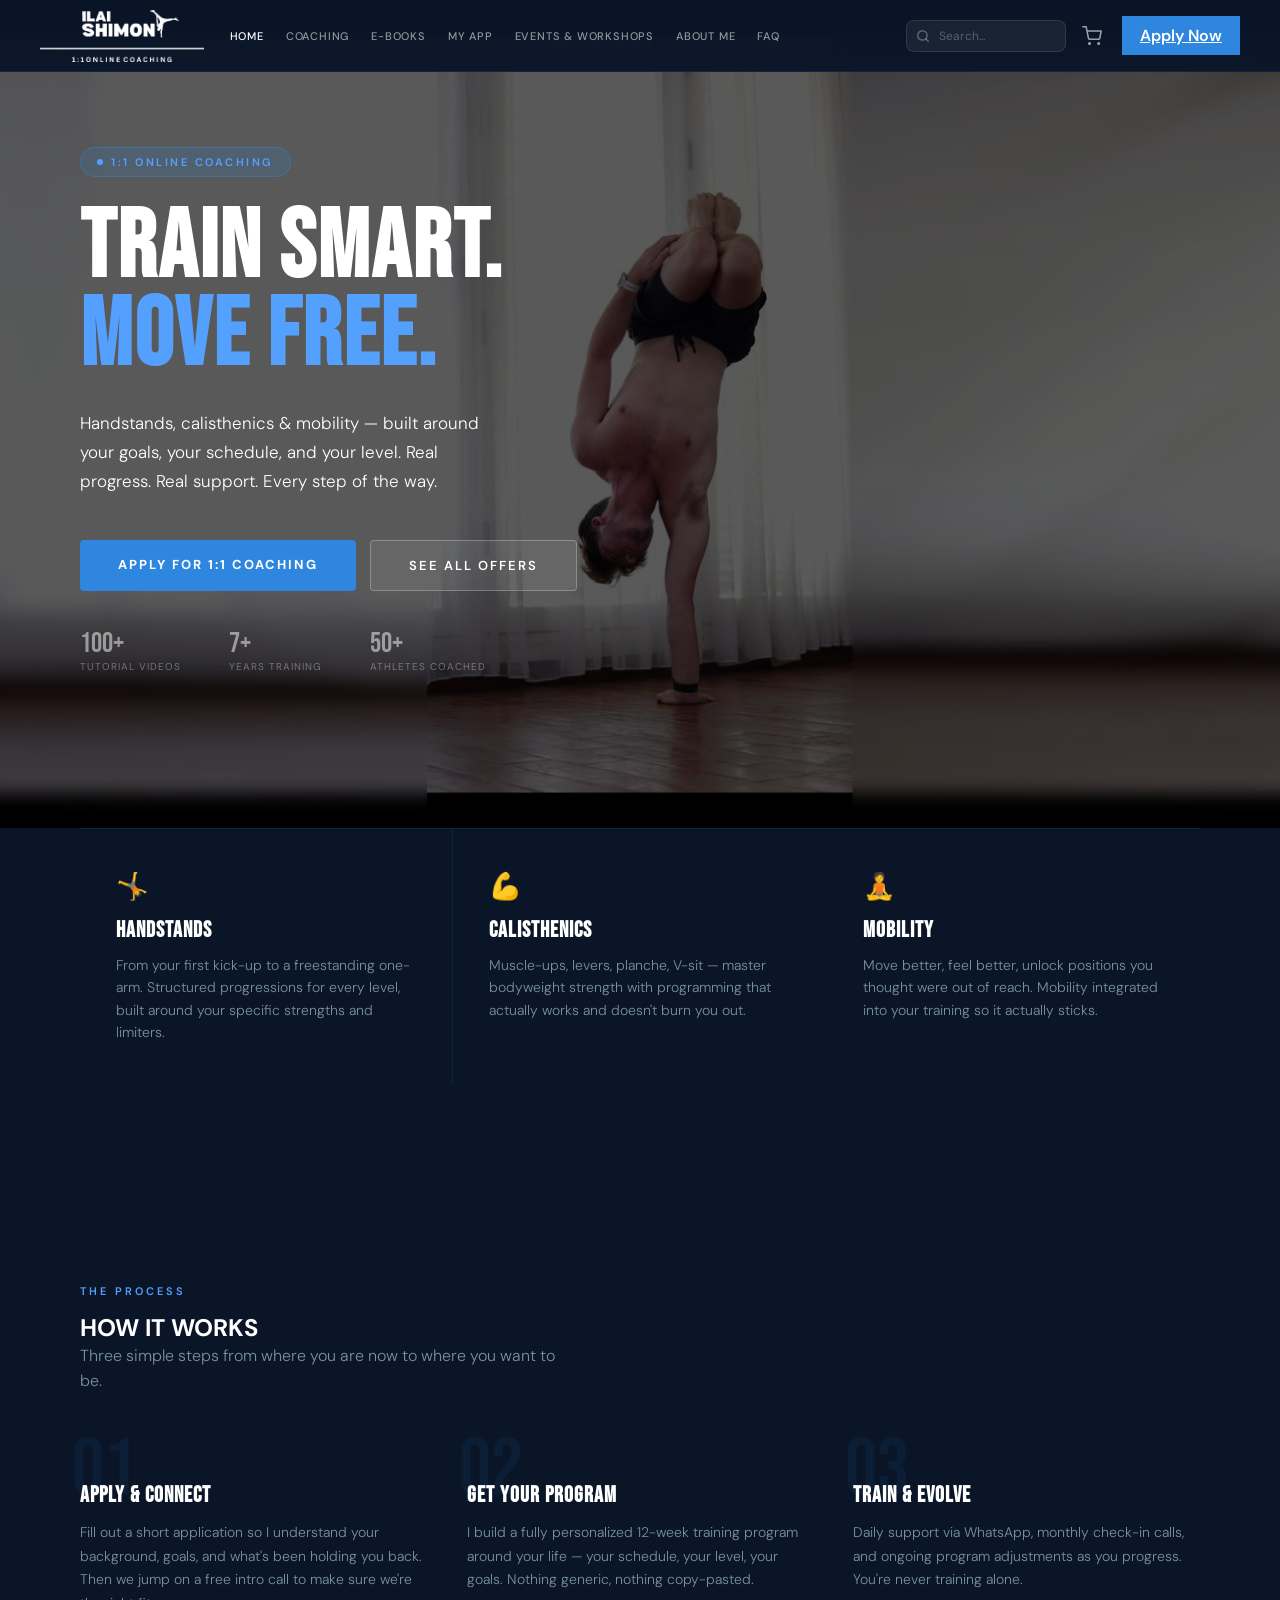
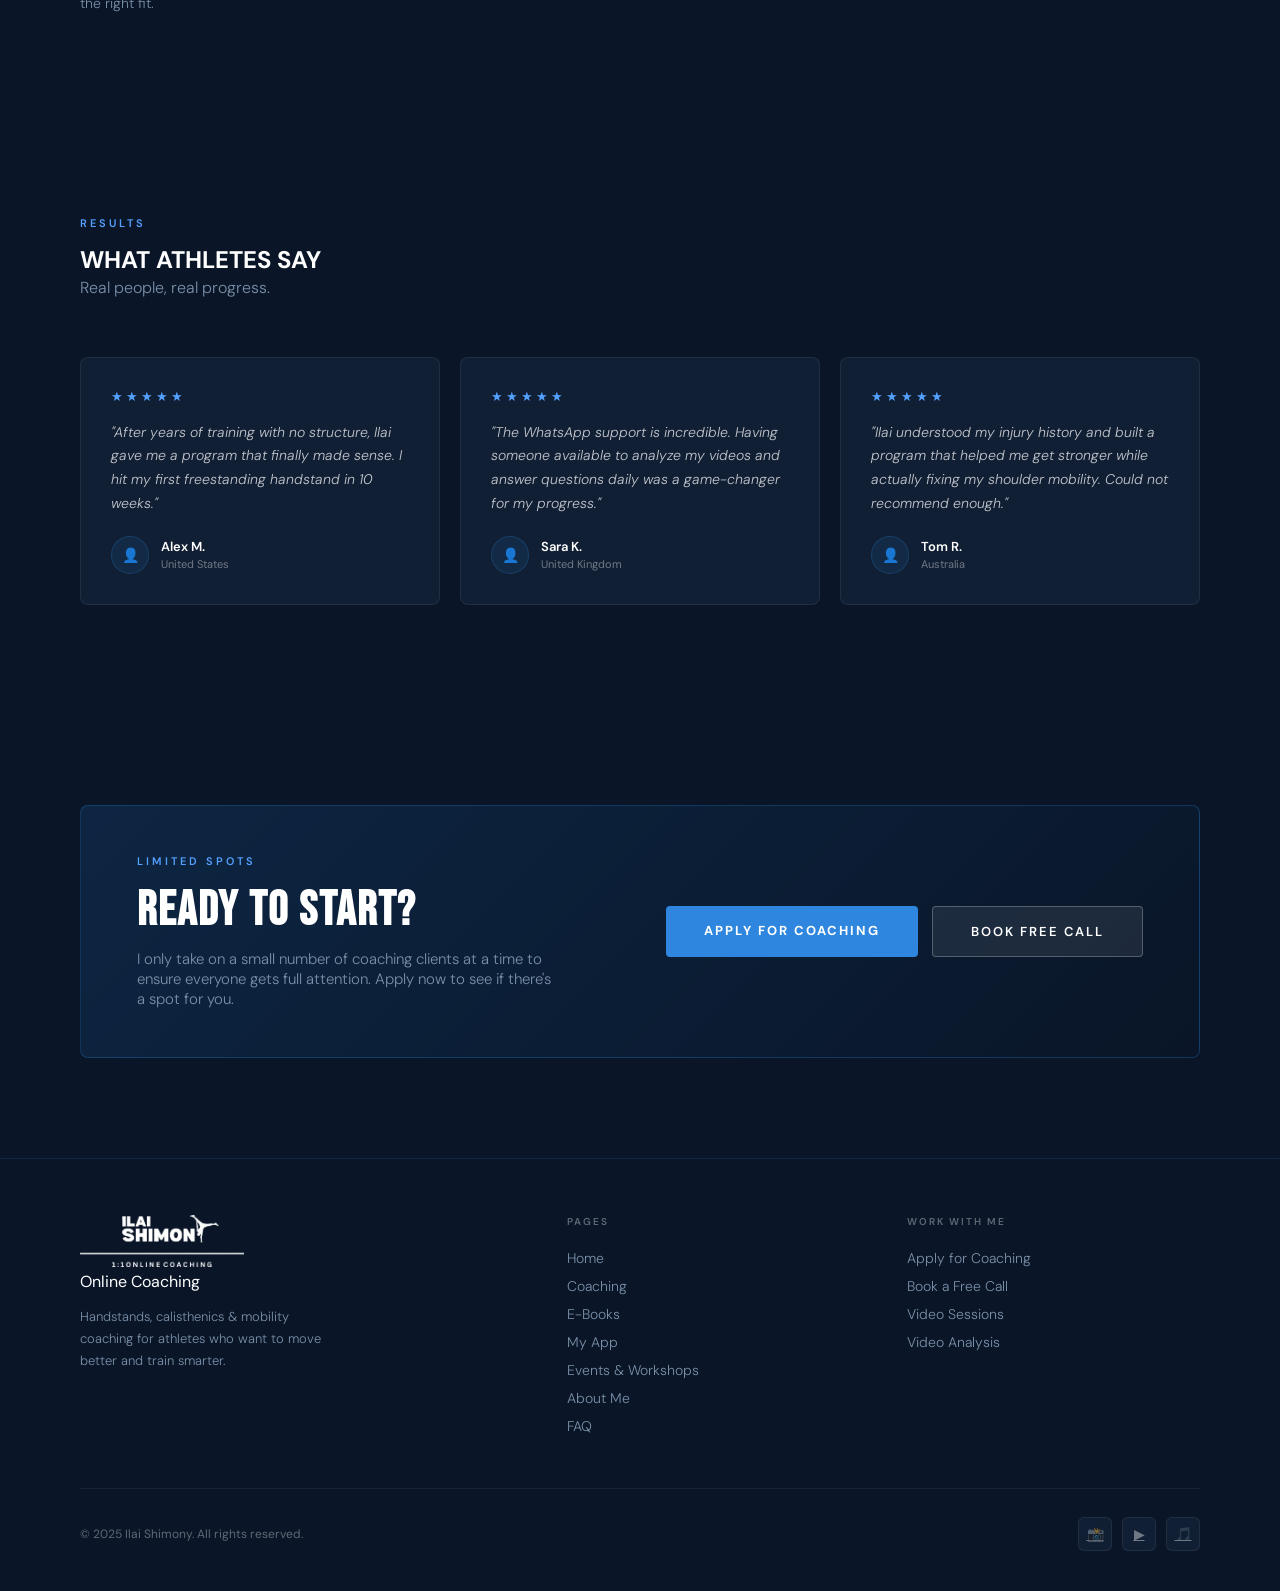
<file: index.html>
<!DOCTYPE html>
<html lang="en">
<head>
<meta charset="UTF-8">
<meta name="viewport" content="width=device-width, initial-scale=1.0">
<title>Ilai Shimony — 1:1 Online Coaching</title>
<link href="https://fonts.googleapis.com/css2?family=Bebas+Neue&family=DM+Sans:wght@300;400;500;600&display=swap" rel="stylesheet">
<link rel="stylesheet" href="css/style.css">
</head>
<body>

<nav>
  <div class="nav-left">
    <a href="index.html" class="logo"><img src="images/logo.png" alt="Ilai Shimony" class="logo-img"></a>
    <div class="nav-links">
    <a href="index.html" class="active">Home</a>
    <a href="coaching.html">Coaching</a>
    <a href="ebooks.html">E-Books</a>
    <a href="app.html">My App</a>
    <a href="events.html">Events &amp; Workshops</a>
    <a href="about.html">About Me</a>
    <a href="faq.html">FAQ</a>
    </div>
  </div>
  <div class="nav-right">
    <div class="nav-search-wrap">
      <svg class="nav-search-icon" width="14" height="14" viewBox="0 0 24 24" fill="none" stroke="currentColor" stroke-width="2.5" stroke-linecap="round" stroke-linejoin="round"><circle cx="11" cy="11" r="8"/><line x1="21" y1="21" x2="16.65" y2="16.65"/></svg>
      <input type="text" class="nav-search-input" id="nav-search-input" placeholder="Search..." autocomplete="off">
      <div class="nav-search-results" id="nav-search-results"></div>
    </div>
    <a href="cart.html" class="nav-cart" aria-label="Cart" style="position:relative;padding:8px 10px;color:rgba(255,255,255,0.6);display:inline-flex;align-items:center;"><svg width="20" height="20" viewBox="0 0 24 24" fill="none" stroke="currentColor" stroke-width="1.8" stroke-linecap="round" stroke-linejoin="round"><circle cx="9" cy="21" r="1"/><circle cx="20" cy="21" r="1"/><path d="M1 1h4l2.68 13.39a2 2 0 0 0 2 1.61h9.72a2 2 0 0 0 2-1.61L23 6H6"/></svg><span class="cart-badge" style="display:none;position:absolute;top:2px;right:2px;background:#2e86de;color:#fff;font-size:10px;font-weight:700;width:16px;height:16px;border-radius:50%;align-items:center;justify-content:center;"></span></a>
    <a href="apply.html" class="nav-apply">Apply Now</a>
  </div>
  <button class="nav-burger" onclick="toggleMenu()" aria-label="Menu"><span></span><span></span><span></span></button>
</nav>
<div class="nav-mobile" id="nav-mobile">
  <div class="nav-mobile-header">
    <a href="index.html" class="logo">
      <img src="images/logo.png" alt="Ilai Shimony" class="logo-img">
    </a>
    <button onclick="toggleMenu()" style="background:none;border:none;cursor:pointer;color:#fff;padding:4px;">
      <svg width="24" height="24" viewBox="0 0 24 24" fill="none" stroke="currentColor" stroke-width="2" stroke-linecap="round"><line x1="18" y1="6" x2="6" y2="18"/><line x1="6" y1="6" x2="18" y2="18"/></svg>
    </button>
  </div>
  <div class="nav-mobile-links">
    <a href="index.html">Home</a>
    <a href="coaching.html">Coaching</a>
    <a href="ebooks.html">E-Books</a>
    
    <a href="app.html">My App</a>
    <a href="events.html">Events &amp; Workshops</a>
    <a href="about.html">About Me</a>
    <a href="faq.html">FAQ</a>
  </div>
  <div class="nav-mobile-footer">
    <a href="apply.html" class="btn-main nav-apply">Apply Now</a>
  </div>
</div>

<!-- HERO -->
<section class="hero">
  <div class="hero-bg"></div>
  <div class="hero-grid"></div>
  <div class="hero-content">
      <div class="hero-tag"><span></span>1:1 Online Coaching</div>
      <h1>TRAIN SMART.<br><em>MOVE FREE.</em></h1>
      <p>Handstands, calisthenics &amp; mobility — built around your goals, your schedule, and your level. Real progress. Real support. Every step of the way.</p>
      <div class="hero-btns">
        <a href="apply.html" class="btn-main">Apply for 1:1 Coaching</a>
        <a href="coaching.html" class="btn-ghost">See All Offers</a>
      </div>
      <div class="hero-stats">
        <div>
          <div class="stat-num">100+</div>
          <div class="stat-lbl">Tutorial Videos</div>
        </div>
        <div>
          <div class="stat-num">7+</div>
          <div class="stat-lbl">Years Training</div>
        </div>
        <div>
          <div class="stat-num">50+</div>
          <div class="stat-lbl">Athletes Coached</div>
        </div>
      </div>
    </div>
</section>

<!-- WHAT I OFFER -->
<section class="section" style="padding-top:0;">
  <div class="container">
    <div class="offers-strip">
      <div class="offer-item">
        <div class="offer-icon">🤸</div>
        <h3>HANDSTANDS</h3>
        <p>From your first kick-up to a freestanding one-arm. Structured progressions for every level, built around your specific strengths and limiters.</p>
      </div>
      <div class="offer-item" style="border-left:1px solid var(--border); border-right:1px solid var(--border);">
        <div class="offer-icon">💪</div>
        <h3>CALISTHENICS</h3>
        <p>Muscle-ups, levers, planche, V-sit — master bodyweight strength with programming that actually works and doesn't burn you out.</p>
      </div>
      <div class="offer-item">
        <div class="offer-icon">🧘</div>
        <h3>MOBILITY</h3>
        <p>Move better, feel better, unlock positions you thought were out of reach. Mobility integrated into your training so it actually sticks.</p>
      </div>
    </div>
  </div>
</section>

<!-- HOW IT WORKS -->
<section class="section">
  <div class="container">
    <div class="tag">The Process</div>
    <h2 class="section-title">HOW IT WORKS</h2>
    <p class="section-sub">Three simple steps from where you are now to where you want to be.</p>
    <div class="steps">
      <div class="step">
        <div class="step-num">01</div>
        <div class="step-content">
          <h3>APPLY &amp; CONNECT</h3>
          <p>Fill out a short application so I understand your background, goals, and what's been holding you back. Then we jump on a free intro call to make sure we're the right fit.</p>
        </div>
      </div>
      <div class="step">
        <div class="step-num">02</div>
        <div class="step-content">
          <h3>GET YOUR PROGRAM</h3>
          <p>I build a fully personalized 12-week training program around your life — your schedule, your level, your goals. Nothing generic, nothing copy-pasted.</p>
        </div>
      </div>
      <div class="step">
        <div class="step-num">03</div>
        <div class="step-content">
          <h3>TRAIN &amp; EVOLVE</h3>
          <p>Daily support via WhatsApp, monthly check-in calls, and ongoing program adjustments as you progress. You're never training alone.</p>
        </div>
      </div>
    </div>
  </div>
</section>

<!-- TESTIMONIALS -->
<section class="section" style="background:var(--bg2); border-top:1px solid var(--border); border-bottom:1px solid var(--border);">
  <div class="container">
    <div class="tag">Results</div>
    <h2 class="section-title">WHAT ATHLETES SAY</h2>
    <p class="section-sub">Real people, real progress.</p>
    <div class="testimonials-grid">
      <div class="testimonial">
        <div class="testimonial-stars">★★★★★</div>
        <p class="testimonial-text">"After years of training with no structure, Ilai gave me a program that finally made sense. I hit my first freestanding handstand in 10 weeks."</p>
        <div class="testimonial-author">
          <div class="author-avatar">👤</div>
          <div>
            <div class="author-name">Alex M.</div>
            <div class="author-loc">United States</div>
          </div>
        </div>
      </div>
      <div class="testimonial">
        <div class="testimonial-stars">★★★★★</div>
        <p class="testimonial-text">"The WhatsApp support is incredible. Having someone available to analyze my videos and answer questions daily was a game-changer for my progress."</p>
        <div class="testimonial-author">
          <div class="author-avatar">👤</div>
          <div>
            <div class="author-name">Sara K.</div>
            <div class="author-loc">United Kingdom</div>
          </div>
        </div>
      </div>
      <div class="testimonial">
        <div class="testimonial-stars">★★★★★</div>
        <p class="testimonial-text">"Ilai understood my injury history and built a program that helped me get stronger while actually fixing my shoulder mobility. Could not recommend enough."</p>
        <div class="testimonial-author">
          <div class="author-avatar">👤</div>
          <div>
            <div class="author-name">Tom R.</div>
            <div class="author-loc">Australia</div>
          </div>
        </div>
      </div>
    </div>
  </div>
</section>

<!-- CTA -->
<section class="section">
  <div class="container">
    <div class="cta-banner">
      <div>
        <div class="tag">Limited Spots</div>
        <h2>READY TO START?</h2>
        <p>I only take on a small number of coaching clients at a time to ensure everyone gets full attention. Apply now to see if there's a spot for you.</p>
      </div>
      <div class="cta-btns">
        <a href="apply.html" class="btn-main">Apply for Coaching</a>
        <a href="https://calendar.app.google/KPaWogHwzNpyXrMc8" target="_blank" class="btn-ghost">Book Free Call</a>
      </div>
    </div>
  </div>
</section>

<footer>
  <div class="container">
    <div class="footer-grid">
      <div class="footer-brand">
        <img src="images/logo.png" alt="Ilai Shimony" class="logo-img">
        <div class="logo-sub" style="margin-top:4px;">Online Coaching</div>
        <p>Handstands, calisthenics &amp; mobility coaching for athletes who want to move better and train smarter.</p>
      </div>
      <div class="footer-col">
        <h4>Pages</h4>
        <a href="index.html">Home</a>
        <a href="coaching.html">Coaching</a>
        <a href="ebooks.html">E-Books</a>
    
    <a href="app.html">My App</a>
        <a href="events.html">Events &amp; Workshops</a>
    <a href="about.html">About Me</a>
        <a href="faq.html">FAQ</a>
      </div>
      <div class="footer-col">
        <h4>Work With Me</h4>
        <a href="apply.html">Apply for Coaching</a>
        <a href="https://calendar.app.google/KPaWogHwzNpyXrMc8" target="_blank">Book a Free Call</a>
        <a href="https://rupa.pro/ilaishimony1/11_video_call_session_" target="_blank">Video Sessions</a>
        <a href="https://rupa.pro/ilaishimony1/video_analysis" target="_blank">Video Analysis</a>
      </div>
    </div>
    <div class="footer-bottom">
      <span>© 2025 Ilai Shimony. All rights reserved.</span>
      <div class="footer-social">
        <a href="#" class="social-link" aria-label="Instagram">📸</a>
        <a href="#" class="social-link" aria-label="YouTube">▶</a>
        <a href="#" class="social-link" aria-label="TikTok">🎵</a>
      </div>
    </div>
  </div>
</footer>

<script src="js/main.js"></script>
<script src="js/cart.js"></script>
<script src="js/search-data.js"></script>
<script src="js/nav-search.js"></script>
</body>
</html>
</file>
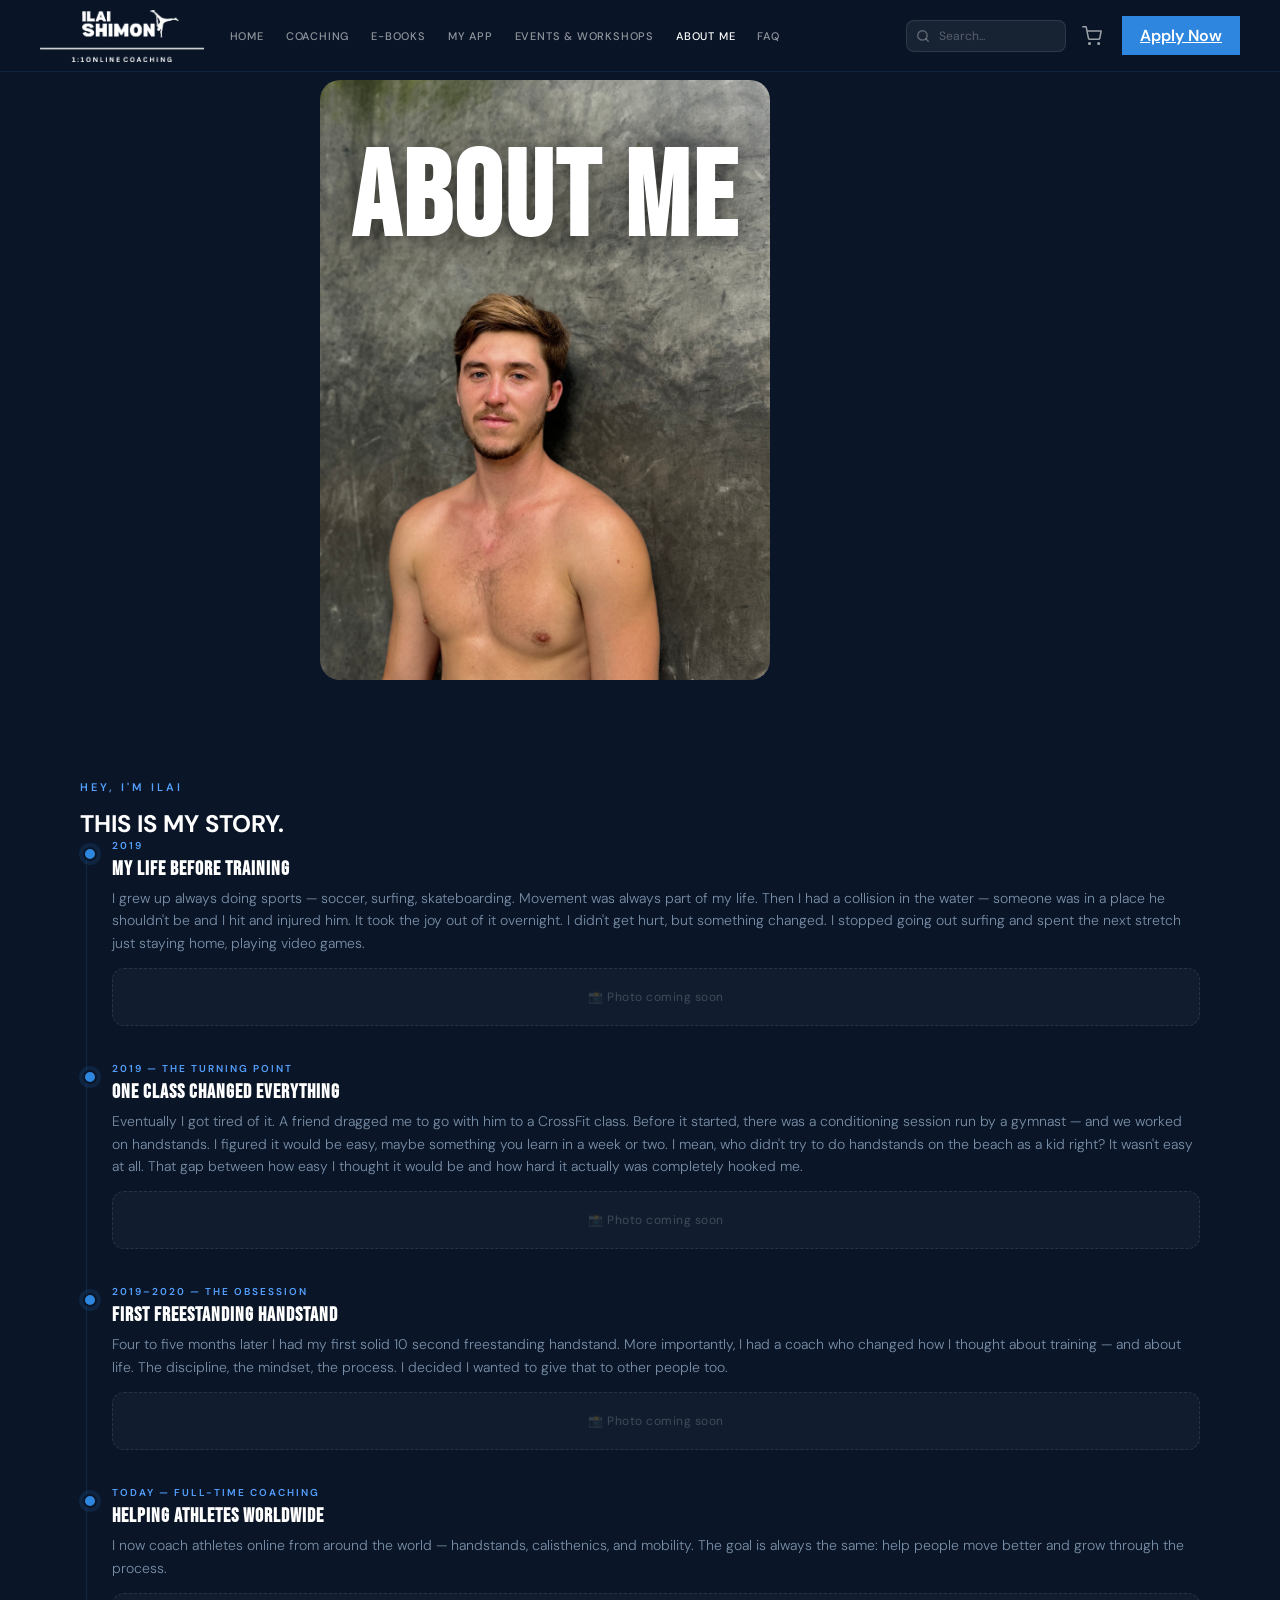
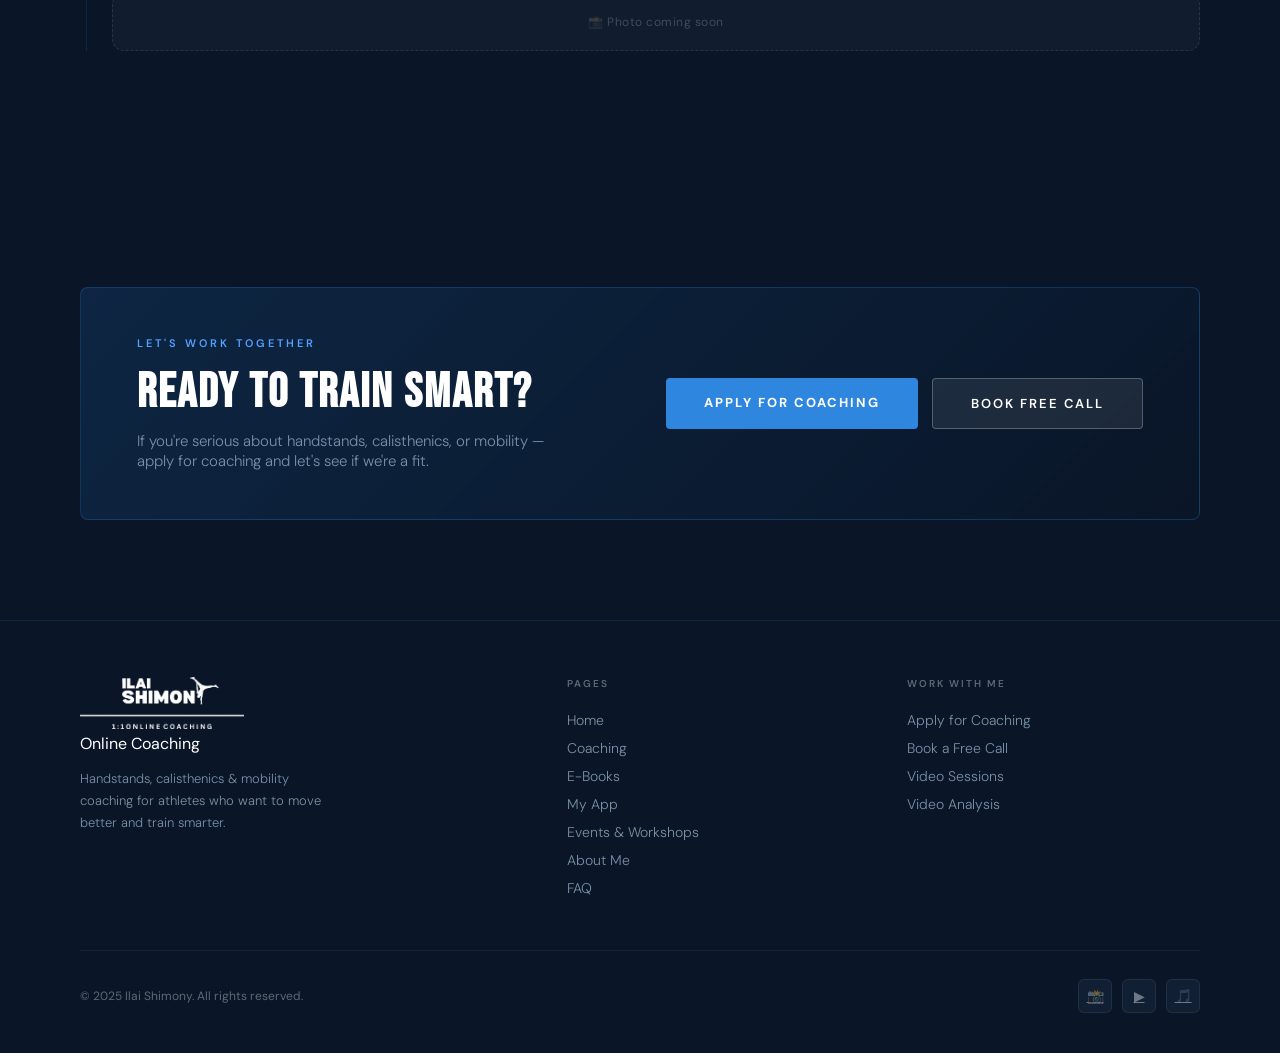
<file: about.html>
<!DOCTYPE html>
<html lang="en">
<head>
<meta charset="UTF-8">
<meta name="viewport" content="width=device-width, initial-scale=1.0">
<title>About Me — Ilai Shimony</title>
<link href="https://fonts.googleapis.com/css2?family=Bebas+Neue&family=DM+Sans:wght@300;400;500;600&display=swap" rel="stylesheet">
<link rel="stylesheet" href="css/style.css">
</head>
<body>

<nav>
  <div class="nav-left">
    <a href="index.html" class="logo"><img src="images/logo.png" alt="Ilai Shimony" class="logo-img"></a>
    <div class="nav-links">
    <a href="index.html">Home</a>
    <a href="coaching.html">Coaching</a>
    <a href="ebooks.html">E-Books</a>
    <a href="app.html">My App</a>
    <a href="events.html">Events &amp; Workshops</a>
    <a href="about.html" class="active">About Me</a>
    <a href="faq.html">FAQ</a>
    </div>
  </div>
  <div class="nav-right">
    <div class="nav-search-wrap">
      <svg class="nav-search-icon" width="14" height="14" viewBox="0 0 24 24" fill="none" stroke="currentColor" stroke-width="2.5" stroke-linecap="round" stroke-linejoin="round"><circle cx="11" cy="11" r="8"/><line x1="21" y1="21" x2="16.65" y2="16.65"/></svg>
      <input type="text" class="nav-search-input" id="nav-search-input" placeholder="Search..." autocomplete="off">
      <div class="nav-search-results" id="nav-search-results"></div>
    </div>
    <a href="cart.html" class="nav-cart" aria-label="Cart" style="position:relative;padding:8px 10px;color:rgba(255,255,255,0.6);display:inline-flex;align-items:center;"><svg width="20" height="20" viewBox="0 0 24 24" fill="none" stroke="currentColor" stroke-width="1.8" stroke-linecap="round" stroke-linejoin="round"><circle cx="9" cy="21" r="1"/><circle cx="20" cy="21" r="1"/><path d="M1 1h4l2.68 13.39a2 2 0 0 0 2 1.61h9.72a2 2 0 0 0 2-1.61L23 6H6"/></svg><span class="cart-badge" style="display:none;position:absolute;top:2px;right:2px;background:#2e86de;color:#fff;font-size:10px;font-weight:700;width:16px;height:16px;border-radius:50%;align-items:center;justify-content:center;"></span></a>
    <a href="apply.html" class="nav-apply">Apply Now</a>
  </div>
  <button class="nav-burger" onclick="toggleMenu()" aria-label="Menu"><span></span><span></span><span></span></button>
</nav>
<div class="nav-mobile" id="nav-mobile">
  <div class="nav-mobile-header">
    <a href="index.html" class="logo">
      <img src="images/logo.png" alt="Ilai Shimony" class="logo-img">
    </a>
    <button onclick="toggleMenu()" style="background:none;border:none;cursor:pointer;color:#fff;padding:4px;">
      <svg width="24" height="24" viewBox="0 0 24 24" fill="none" stroke="currentColor" stroke-width="2" stroke-linecap="round"><line x1="18" y1="6" x2="6" y2="18"/><line x1="6" y1="6" x2="18" y2="18"/></svg>
    </button>
  </div>
  <div class="nav-mobile-links">
    <a href="index.html">Home</a>
    <a href="coaching.html">Coaching</a>
    <a href="ebooks.html">E-Books</a>
    
    <a href="app.html">My App</a>
    <a href="events.html">Events &amp; Workshops</a>
    <a href="about.html">About Me</a>
    <a href="faq.html">FAQ</a>
  </div>
  <div class="nav-mobile-footer">
    <a href="apply.html" class="btn-main nav-apply">Apply Now</a>
  </div>
</div>

<!-- PAGE HERO -->
<!-- INTRO PHOTO -->
<section class="section" style="padding-top:80px;padding-bottom:0;">
  <div class="container" style="max-width:720px;">
    <div style="position:relative;border-radius:20px;overflow:hidden;aspect-ratio:3/4;max-height:600px;">
      <img src="images/IMG_9474.jpeg" alt="Ilai Shimony" style="width:100%;height:calc(100% + 30px);object-fit:cover;object-position:center center;margin-top:-30px;display:block;">
      <h1 style="position:absolute;top:60px;left:0;right:0;padding:0 28px;font-family:'Bebas Neue',sans-serif;font-size:clamp(64px,18vw,120px);letter-spacing:3px;color:#fff;margin:0;line-height:1;text-shadow:0 2px 24px rgba(0,0,0,0.5);text-align:center;">ABOUT ME</h1>
    </div>
  </div>
</section>

<!-- STORY TIMELINE -->
<section class="section" style="background:var(--bg2); border-top:1px solid var(--border); border-bottom:1px solid var(--border);">
  <div class="container">
    <div class="journey">
      <div class="tag">Hey, I'm Ilai</div>
      <h2 class="journey-title">THIS IS MY STORY.</h2>
      <div class="timeline">

        <div class="timeline-item">
          <div class="timeline-year">2019</div>
          <h4>MY LIFE BEFORE TRAINING</h4>
          <p>I grew up always doing sports — soccer, surfing, skateboarding. Movement was always part of my life. Then I had a collision in the water — someone was in a place he shouldn't be and I hit and injured him. It took the joy out of it overnight. I didn't get hurt, but something changed. I stopped going out surfing and spent the next stretch just staying home, playing video games.</p>
          <div class="timeline-photo-slot">📸 Photo coming soon</div>
        </div>

        <div class="timeline-item">
          <div class="timeline-year">2019 — The Turning Point</div>
          <h4>ONE CLASS CHANGED EVERYTHING</h4>
          <p>Eventually I got tired of it. A friend dragged me to go with him to a CrossFit class. Before it started, there was a conditioning session run by a gymnast — and we worked on handstands. I figured it would be easy, maybe something you learn in a week or two. I mean, who didn't try to do handstands on the beach as a kid right? It wasn't easy at all. That gap between how easy I thought it would be and how hard it actually was completely hooked me.</p>
          <div class="timeline-photo-slot">📸 Photo coming soon</div>
        </div>

        <div class="timeline-item">
          <div class="timeline-year">2019–2020 — The Obsession</div>
          <h4>FIRST FREESTANDING HANDSTAND</h4>
          <p>Four to five months later I had my first solid 10 second freestanding handstand. More importantly, I had a coach who changed how I thought about training — and about life. The discipline, the mindset, the process. I decided I wanted to give that to other people too.</p>
          <div class="timeline-photo-slot">📸 Photo coming soon</div>
        </div>

        <div class="timeline-item">
          <div class="timeline-year">Today — Full-Time Coaching</div>
          <h4>HELPING ATHLETES WORLDWIDE</h4>
          <p>I now coach athletes online from around the world — handstands, calisthenics, and mobility. The goal is always the same: help people move better and grow through the process.</p>
          <div class="timeline-photo-slot">📸 Photo coming soon</div>
        </div>

      </div>
    </div>
  </div>
</section>

<!-- CTA -->
<section class="section">
  <div class="container">
    <div class="cta-banner">
      <div>
        <div class="tag">Let's Work Together</div>
        <h2>READY TO TRAIN SMART?</h2>
        <p>If you're serious about handstands, calisthenics, or mobility — apply for coaching and let's see if we're a fit.</p>
      </div>
      <div class="cta-btns">
        <a href="apply.html" class="btn-main">Apply for Coaching</a>
        <a href="https://calendar.app.google/KPaWogHwzNpyXrMc8" target="_blank" class="btn-ghost">Book Free Call</a>
      </div>
    </div>
  </div>
</section>

<footer>
  <div class="container">
    <div class="footer-grid">
      <div class="footer-brand">
        <img src="images/logo.png" alt="Ilai Shimony" class="logo-img">
        <div class="logo-sub" style="margin-top:4px;">Online Coaching</div>
        <p>Handstands, calisthenics &amp; mobility coaching for athletes who want to move better and train smarter.</p>
      </div>
      <div class="footer-col">
        <h4>Pages</h4>
        <a href="index.html">Home</a>
        <a href="coaching.html">Coaching</a>
        <a href="ebooks.html">E-Books</a>
    
    <a href="app.html">My App</a>
        <a href="events.html">Events &amp; Workshops</a>
    <a href="about.html">About Me</a>
        <a href="faq.html">FAQ</a>
      </div>
      <div class="footer-col">
        <h4>Work With Me</h4>
        <a href="apply.html">Apply for Coaching</a>
        <a href="https://calendar.app.google/KPaWogHwzNpyXrMc8" target="_blank">Book a Free Call</a>
        <a href="https://rupa.pro/ilaishimony1/11_video_call_session_" target="_blank">Video Sessions</a>
        <a href="https://rupa.pro/ilaishimony1/video_analysis" target="_blank">Video Analysis</a>
      </div>
    </div>
    <div class="footer-bottom">
      <span>© 2025 Ilai Shimony. All rights reserved.</span>
      <div class="footer-social">
        <a href="#" class="social-link" aria-label="Instagram">📸</a>
        <a href="#" class="social-link" aria-label="YouTube">▶</a>
        <a href="#" class="social-link" aria-label="TikTok">🎵</a>
      </div>
    </div>
  </div>
</footer>

<script src="js/main.js"></script>
<script src="js/cart.js"></script>
<script src="js/search-data.js"></script>
<script src="js/nav-search.js"></script>
</body>
</html>
</file>
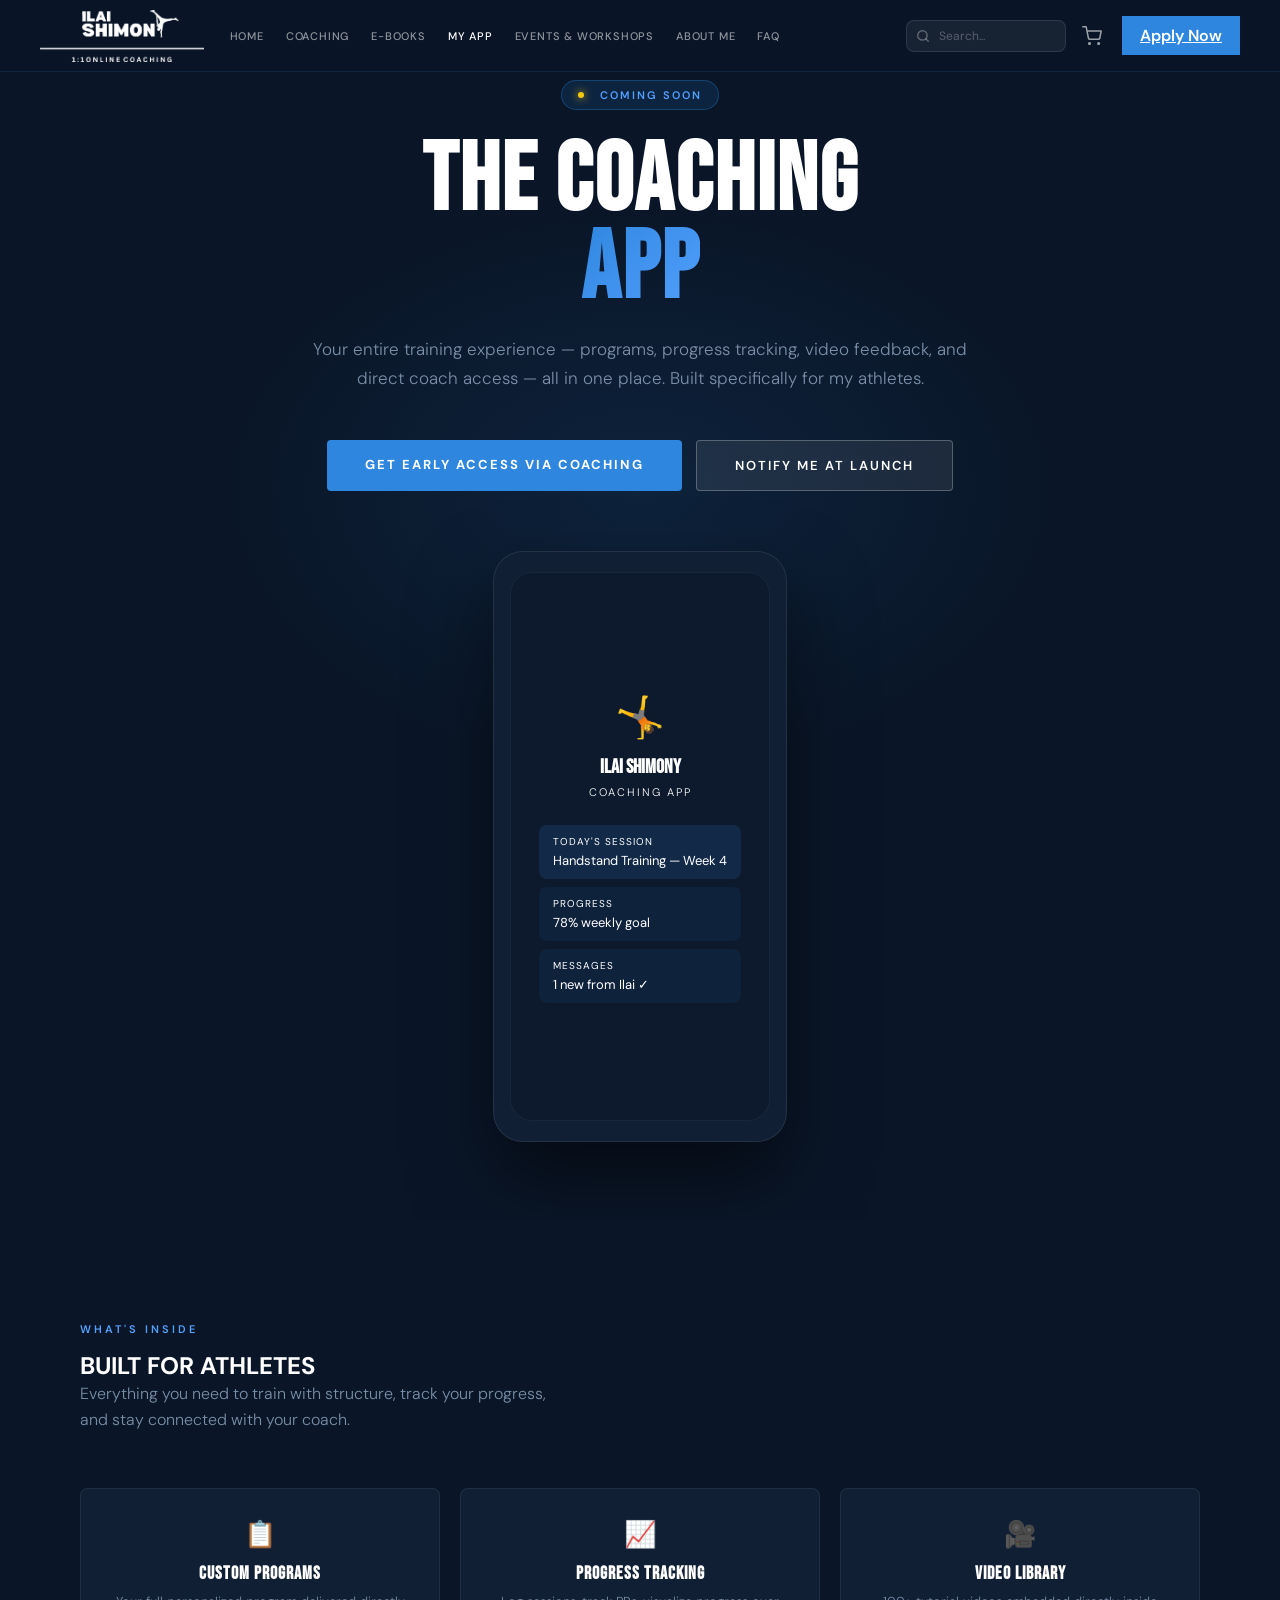
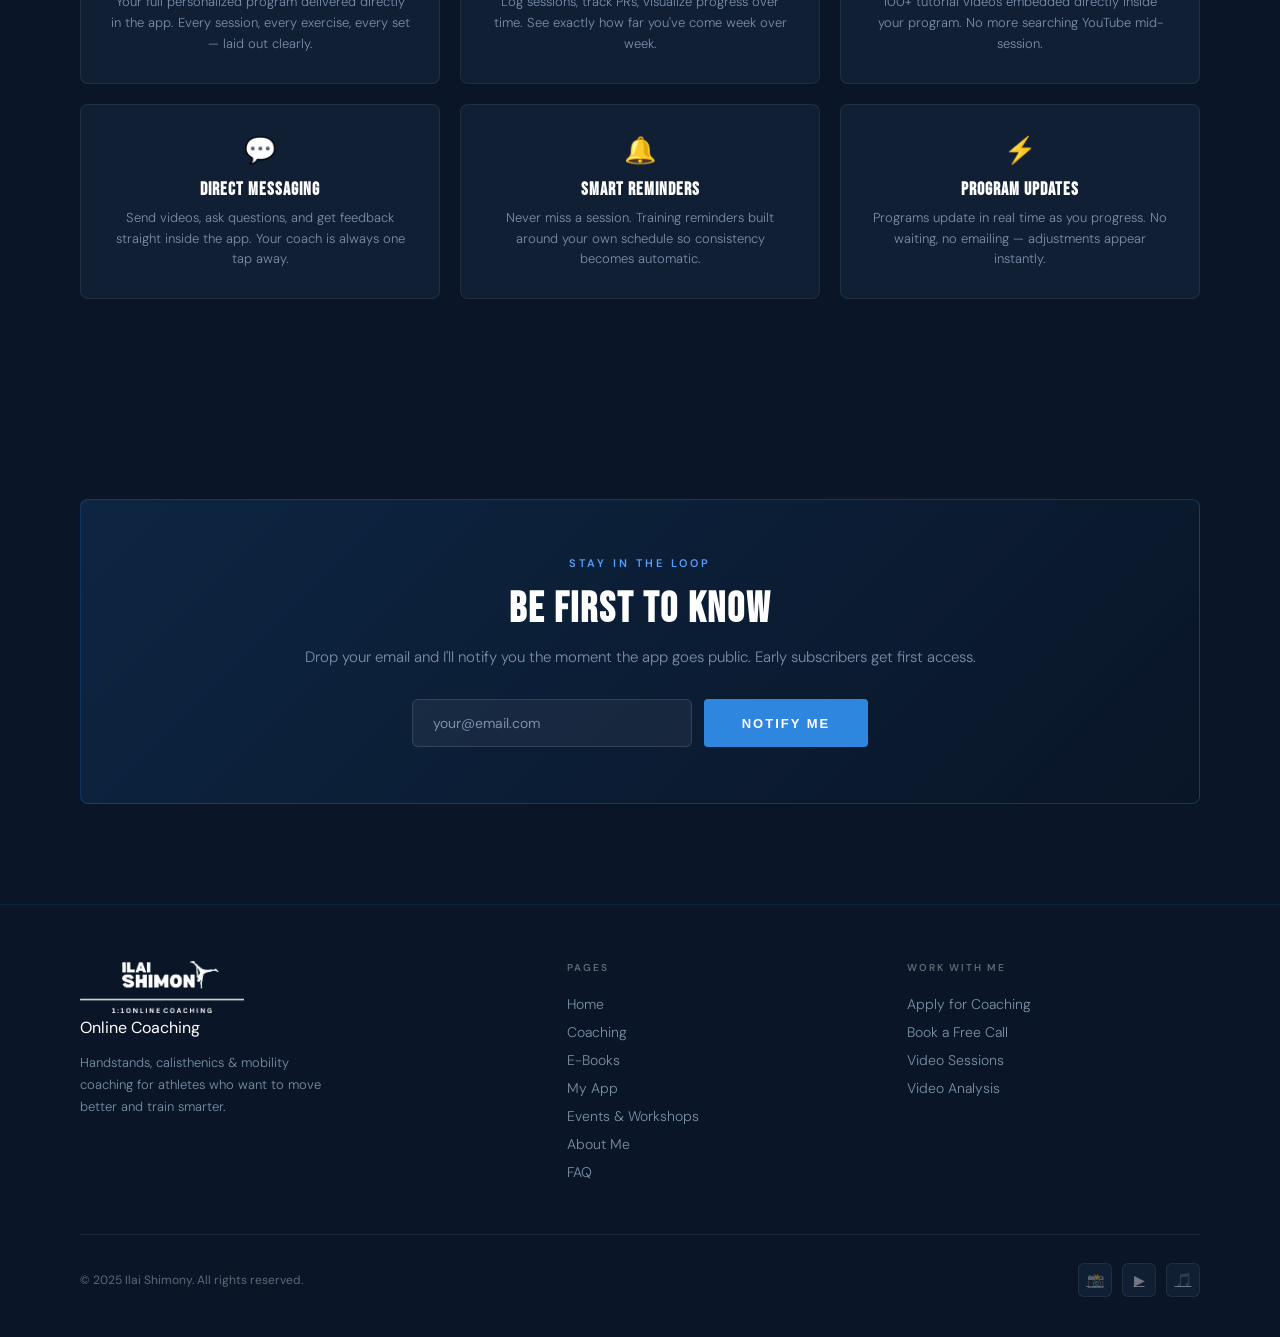
<file: app.html>
<!DOCTYPE html>
<html lang="en">
<head>
<meta charset="UTF-8">
<meta name="viewport" content="width=device-width, initial-scale=1.0">
<title>My App — Ilai Shimony</title>
<link href="https://fonts.googleapis.com/css2?family=Bebas+Neue&family=DM+Sans:wght@300;400;500;600&display=swap" rel="stylesheet">
<link rel="stylesheet" href="css/style.css">
</head>
<body>

<nav>
  <div class="nav-left">
    <a href="index.html" class="logo"><img src="images/logo.png" alt="Ilai Shimony" class="logo-img"></a>
    <div class="nav-links">
    <a href="index.html">Home</a>
    <a href="coaching.html">Coaching</a>
    <a href="ebooks.html">E-Books</a>
    <a href="app.html" class="active">My App</a>
    <a href="events.html">Events &amp; Workshops</a>
    <a href="about.html">About Me</a>
    <a href="faq.html">FAQ</a>
    </div>
  </div>
  <div class="nav-right">
    <div class="nav-search-wrap">
      <svg class="nav-search-icon" width="14" height="14" viewBox="0 0 24 24" fill="none" stroke="currentColor" stroke-width="2.5" stroke-linecap="round" stroke-linejoin="round"><circle cx="11" cy="11" r="8"/><line x1="21" y1="21" x2="16.65" y2="16.65"/></svg>
      <input type="text" class="nav-search-input" id="nav-search-input" placeholder="Search..." autocomplete="off">
      <div class="nav-search-results" id="nav-search-results"></div>
    </div>
    <a href="cart.html" class="nav-cart" aria-label="Cart" style="position:relative;padding:8px 10px;color:rgba(255,255,255,0.6);display:inline-flex;align-items:center;"><svg width="20" height="20" viewBox="0 0 24 24" fill="none" stroke="currentColor" stroke-width="1.8" stroke-linecap="round" stroke-linejoin="round"><circle cx="9" cy="21" r="1"/><circle cx="20" cy="21" r="1"/><path d="M1 1h4l2.68 13.39a2 2 0 0 0 2 1.61h9.72a2 2 0 0 0 2-1.61L23 6H6"/></svg><span class="cart-badge" style="display:none;position:absolute;top:2px;right:2px;background:#2e86de;color:#fff;font-size:10px;font-weight:700;width:16px;height:16px;border-radius:50%;align-items:center;justify-content:center;"></span></a>
    <a href="apply.html" class="nav-apply">Apply Now</a>
  </div>
  <button class="nav-burger" onclick="toggleMenu()" aria-label="Menu"><span></span><span></span><span></span></button>
</nav>
<div class="nav-mobile" id="nav-mobile">
  <div class="nav-mobile-header">
    <a href="index.html" class="logo">
      <img src="images/logo.png" alt="Ilai Shimony" class="logo-img">
    </a>
    <button onclick="toggleMenu()" style="background:none;border:none;cursor:pointer;color:#fff;padding:4px;">
      <svg width="24" height="24" viewBox="0 0 24 24" fill="none" stroke="currentColor" stroke-width="2" stroke-linecap="round"><line x1="18" y1="6" x2="6" y2="18"/><line x1="6" y1="6" x2="18" y2="18"/></svg>
    </button>
  </div>
  <div class="nav-mobile-links">
    <a href="index.html">Home</a>
    <a href="coaching.html">Coaching</a>
    <a href="ebooks.html">E-Books</a>
    
    <a href="app.html">My App</a>
    <a href="events.html">Events &amp; Workshops</a>
    <a href="about.html">About Me</a>
    <a href="faq.html">FAQ</a>
  </div>
  <div class="nav-mobile-footer">
    <a href="apply.html" class="btn-main nav-apply">Apply Now</a>
  </div>
</div>

<!-- APP HERO -->
<section class="app-hero">
  <div class="app-hero-bg"></div>
  <div class="container" style="position:relative;z-index:1;">
    <div style="display:flex;flex-direction:column;align-items:center;">
      <div class="app-hero-content">
        <div class="app-badge"><span></span>Coming Soon</div>
        <h1>THE COACHING<br><em style="font-style:normal;background:linear-gradient(135deg,#2e86de,#54a0ff);-webkit-background-clip:text;-webkit-text-fill-color:transparent;background-clip:text;">APP</em></h1>
        <p>Your entire training experience — programs, progress tracking, video feedback, and direct coach access — all in one place. Built specifically for my athletes.</p>
        <div style="display:flex;gap:14px;justify-content:center;flex-wrap:wrap;">
          <a href="apply.html" class="btn-main">Get Early Access via Coaching</a>
          <a href="#notify" class="btn-ghost">Notify Me at Launch</a>
        </div>
      </div>

      <div class="app-mockup">
        <div class="app-mockup-screen">
          <div class="app-mockup-inner">
            <div class="app-icon">🤸</div>
            <h3>ILAI SHIMONY</h3>
            <p style="color:var(--blue-lt);font-size:11px;letter-spacing:2px;text-transform:uppercase;margin-top:4px;">Coaching App</p>
            <div style="margin-top:24px;display:flex;flex-direction:column;gap:8px;width:100%;">
              <div style="background:rgba(46,134,222,0.15);border:1px solid var(--border);border-radius:8px;padding:10px 14px;text-align:left;">
                <div style="font-size:10px;color:var(--muted);letter-spacing:1px;text-transform:uppercase;">Today's Session</div>
                <div style="font-size:13px;margin-top:4px;">Handstand Training — Week 4</div>
              </div>
              <div style="background:rgba(46,134,222,0.08);border:1px solid var(--border);border-radius:8px;padding:10px 14px;text-align:left;">
                <div style="font-size:10px;color:var(--muted);letter-spacing:1px;text-transform:uppercase;">Progress</div>
                <div style="font-size:13px;margin-top:4px;">78% weekly goal</div>
              </div>
              <div style="background:rgba(46,134,222,0.08);border:1px solid var(--border);border-radius:8px;padding:10px 14px;text-align:left;">
                <div style="font-size:10px;color:var(--muted);letter-spacing:1px;text-transform:uppercase;">Messages</div>
                <div style="font-size:13px;margin-top:4px;color:var(--blue-lt);">1 new from Ilai ✓</div>
              </div>
            </div>
          </div>
        </div>
      </div>
    </div>
  </div>
</section>

<!-- FEATURES -->
<section class="section" style="background:var(--bg2);border-top:1px solid var(--border);border-bottom:1px solid var(--border);">
  <div class="container">
    <div class="tag">What's Inside</div>
    <h2 class="section-title">BUILT FOR ATHLETES</h2>
    <p class="section-sub">Everything you need to train with structure, track your progress, and stay connected with your coach.</p>
    <div class="app-features">
      <div class="app-feature">
        <div class="app-feature-icon">📋</div>
        <h4>CUSTOM PROGRAMS</h4>
        <p>Your full personalized program delivered directly in the app. Every session, every exercise, every set — laid out clearly.</p>
      </div>
      <div class="app-feature">
        <div class="app-feature-icon">📈</div>
        <h4>PROGRESS TRACKING</h4>
        <p>Log sessions, track PRs, visualize progress over time. See exactly how far you've come week over week.</p>
      </div>
      <div class="app-feature">
        <div class="app-feature-icon">🎥</div>
        <h4>VIDEO LIBRARY</h4>
        <p>100+ tutorial videos embedded directly inside your program. No more searching YouTube mid-session.</p>
      </div>
      <div class="app-feature">
        <div class="app-feature-icon">💬</div>
        <h4>DIRECT MESSAGING</h4>
        <p>Send videos, ask questions, and get feedback straight inside the app. Your coach is always one tap away.</p>
      </div>
      <div class="app-feature">
        <div class="app-feature-icon">🔔</div>
        <h4>SMART REMINDERS</h4>
        <p>Never miss a session. Training reminders built around your own schedule so consistency becomes automatic.</p>
      </div>
      <div class="app-feature">
        <div class="app-feature-icon">⚡</div>
        <h4>PROGRAM UPDATES</h4>
        <p>Programs update in real time as you progress. No waiting, no emailing — adjustments appear instantly.</p>
      </div>
    </div>
  </div>
</section>

<!-- NOTIFY -->
<section class="section" id="notify">
  <div class="container">
    <div class="app-notify">
      <div class="tag">Stay in the Loop</div>
      <h2>BE FIRST TO KNOW</h2>
      <p>Drop your email and I'll notify you the moment the app goes public. Early subscribers get first access.</p>
      <form class="notify-form" onsubmit="handleNotify(event)">
        <input type="email" id="notify-email" placeholder="your@email.com" required>
        <button type="submit" class="btn-main">Notify Me</button>
      </form>
      <div id="notify-thanks" style="display:none;margin-top:20px;font-size:14px;color:var(--blue-lt);font-weight:500;">
        ✓ You're on the list — I'll be in touch!
      </div>
    </div>
  </div>
</section>

<footer>
  <div class="container">
    <div class="footer-grid">
      <div class="footer-brand">
        <img src="images/logo.png" alt="Ilai Shimony" class="logo-img">
        <div class="logo-sub" style="margin-top:4px;">Online Coaching</div>
        <p>Handstands, calisthenics &amp; mobility coaching for athletes who want to move better and train smarter.</p>
      </div>
      <div class="footer-col">
        <h4>Pages</h4>
        <a href="index.html">Home</a>
        <a href="coaching.html">Coaching</a>
        <a href="ebooks.html">E-Books</a>
    
    <a href="app.html">My App</a>
        <a href="events.html">Events &amp; Workshops</a>
    <a href="about.html">About Me</a>
        <a href="faq.html">FAQ</a>
      </div>
      <div class="footer-col">
        <h4>Work With Me</h4>
        <a href="apply.html">Apply for Coaching</a>
        <a href="https://calendar.app.google/KPaWogHwzNpyXrMc8" target="_blank">Book a Free Call</a>
        <a href="https://rupa.pro/ilaishimony1/11_video_call_session_" target="_blank">Video Sessions</a>
        <a href="https://rupa.pro/ilaishimony1/video_analysis" target="_blank">Video Analysis</a>
      </div>
    </div>
    <div class="footer-bottom">
      <span>© 2025 Ilai Shimony. All rights reserved.</span>
      <div class="footer-social">
        <a href="#" class="social-link" aria-label="Instagram">📸</a>
        <a href="#" class="social-link" aria-label="YouTube">▶</a>
        <a href="#" class="social-link" aria-label="TikTok">🎵</a>
      </div>
    </div>
  </div>
</footer>

<script src="js/main.js"></script>
<script src="js/cart.js"></script>
<script>
function handleNotify(e) {
  e.preventDefault();
  document.querySelector('.notify-form').style.display = 'none';
  document.getElementById('notify-thanks').style.display = 'block';
}
</script>
<script src="js/search-data.js"></script>
<script src="js/nav-search.js"></script>
</body>
</html>
</file>
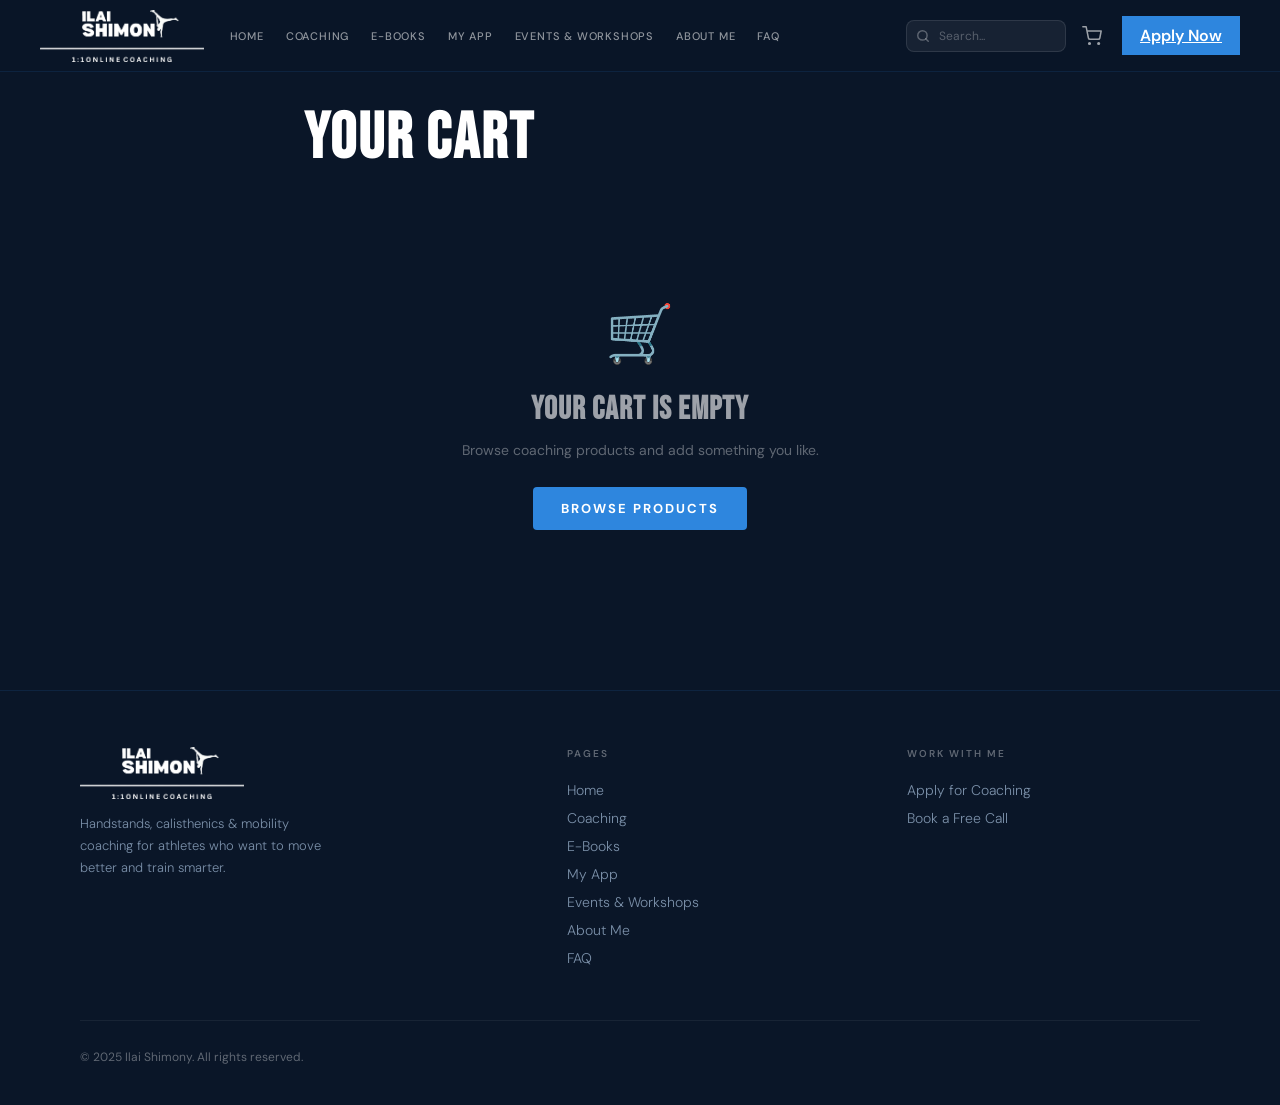
<file: cart.html>
<!DOCTYPE html>
<html lang="en">
<head>
<meta charset="UTF-8">
<meta name="viewport" content="width=device-width, initial-scale=1.0">
<title>Your Cart — Ilai Shimony</title>
<link href="https://fonts.googleapis.com/css2?family=Bebas+Neue&family=DM+Sans:wght@300;400;500;600&display=swap" rel="stylesheet">
<link rel="stylesheet" href="css/style.css">
<style>
.cart-page { max-width: 720px; margin: 0 auto; padding: 100px 24px 80px; }
.cart-page h1 { font-family: 'Bebas Neue', sans-serif; font-size: clamp(40px, 8vw, 64px); letter-spacing: 2px; margin-bottom: 8px; }
.cart-subtitle { font-size: 14px; color: rgba(255,255,255,0.4); margin-bottom: 40px; }

/* Items list */
.cart-items { display: flex; flex-direction: column; gap: 14px; margin-bottom: 32px; }
.cart-item {
  display: flex;
  align-items: center;
  gap: 16px;
  background: rgba(255,255,255,0.03);
  border: 1px solid rgba(255,255,255,0.08);
  border-radius: 12px;
  padding: 16px 20px;
}
.cart-item-img {
  width: 60px;
  height: 60px;
  border-radius: 8px;
  object-fit: cover;
  background: #111e33;
  flex-shrink: 0;
}
.cart-item-info { flex: 1; }
.cart-item-name { font-size: 15px; font-weight: 600; margin-bottom: 4px; }
.cart-item-price { font-size: 13px; color: rgba(255,255,255,0.45); }
.cart-item-controls { display: flex; align-items: center; gap: 10px; }
.qty-btn {
  width: 28px; height: 28px;
  background: rgba(255,255,255,0.06);
  border: 1px solid rgba(255,255,255,0.12);
  border-radius: 6px;
  color: #fff;
  font-size: 16px;
  cursor: pointer;
  display: flex; align-items: center; justify-content: center;
  transition: background 0.15s;
}
.qty-btn:hover { background: rgba(255,255,255,0.12); }
.qty-val { font-size: 14px; font-weight: 600; min-width: 20px; text-align: center; }
.cart-item-remove {
  background: none; border: none; color: rgba(255,255,255,0.25);
  cursor: pointer; font-size: 18px; padding: 4px; transition: color 0.15s; margin-left: 4px;
}
.cart-item-remove:hover { color: #ff6b6b; }

/* Summary */
.cart-summary {
  background: rgba(255,255,255,0.03);
  border: 1px solid rgba(46,134,222,0.2);
  border-radius: 14px;
  padding: 24px 24px;
}
.cart-summary-row {
  display: flex;
  justify-content: space-between;
  align-items: center;
  padding: 8px 0;
  font-size: 14px;
  color: rgba(255,255,255,0.6);
  border-bottom: 1px solid rgba(255,255,255,0.06);
}
.cart-summary-row:last-of-type { border-bottom: none; }
.cart-total-row {
  display: flex;
  justify-content: space-between;
  align-items: center;
  padding: 16px 0 20px;
}
.cart-total-label { font-family: 'Bebas Neue', sans-serif; font-size: 22px; letter-spacing: 1px; }
.cart-total-val { font-family: 'Bebas Neue', sans-serif; font-size: 30px; letter-spacing: 1px; color: #fff; }
#paypal-checkout-container { margin-top: 8px; }

/* Discount code */
.discount-row {
  display: flex;
  gap: 8px;
  margin-bottom: 16px;
}
.discount-row input {
  flex: 1;
  background: rgba(255,255,255,0.05);
  border: 1px solid rgba(255,255,255,0.12);
  border-radius: 8px;
  padding: 10px 14px;
  font-family: 'DM Sans', sans-serif;
  font-size: 13px;
  color: #fff;
  outline: none;
  text-transform: uppercase;
  letter-spacing: 1px;
  transition: border-color 0.2s;
}
.discount-row input:focus { border-color: #2e86de; }
.discount-row button {
  padding: 10px 18px;
  border-radius: 8px;
  border: 1px solid rgba(255,255,255,0.15);
  background: rgba(255,255,255,0.06);
  color: #fff;
  font-family: 'DM Sans', sans-serif;
  font-size: 13px;
  font-weight: 600;
  cursor: pointer;
  transition: background 0.15s;
  white-space: nowrap;
}
.discount-row button:hover { background: rgba(255,255,255,0.12); }
.discount-msg { font-size: 12px; margin-bottom: 12px; }
.discount-msg.ok { color: #54d98c; }
.discount-msg.err { color: #ff6b6b; }
.discount-tag {
  display: inline-flex;
  align-items: center;
  gap: 6px;
  background: rgba(84,217,140,0.1);
  border: 1px solid rgba(84,217,140,0.3);
  border-radius: 20px;
  padding: 3px 10px 3px 12px;
  font-size: 11px;
  font-weight: 700;
  letter-spacing: 1px;
  color: #54d98c;
  margin-bottom: 14px;
}
.discount-tag button { background: none; border: none; color: #54d98c; cursor: pointer; font-size: 14px; padding: 0; line-height: 1; }
.savings-row { color: #54d98c; font-size: 13px; }

/* Empty state */
.cart-empty {
  text-align: center;
  padding: 80px 24px;
}
.cart-empty-icon { font-size: 56px; margin-bottom: 20px; }
.cart-empty h2 { font-family: 'Bebas Neue', sans-serif; font-size: 32px; letter-spacing: 1px; margin-bottom: 12px; color: rgba(255,255,255,0.6); }
.cart-empty p { font-size: 14px; color: rgba(255,255,255,0.35); margin-bottom: 28px; }
</style>
</head>
<body>

<nav>
  <div class="nav-left">
    <a href="index.html" class="logo"><img src="images/logo.png" alt="Ilai Shimony" class="logo-img"></a>
    <div class="nav-links">
    <a href="index.html">Home</a>
    <a href="coaching.html">Coaching</a>
    <a href="ebooks.html">E-Books</a>
    <a href="app.html">My App</a>
    <a href="events.html">Events &amp; Workshops</a>
    <a href="about.html">About Me</a>
    <a href="faq.html">FAQ</a>
    </div>
  </div>
  <div class="nav-right">
    <div class="nav-search-wrap">
      <svg class="nav-search-icon" width="14" height="14" viewBox="0 0 24 24" fill="none" stroke="currentColor" stroke-width="2.5" stroke-linecap="round" stroke-linejoin="round"><circle cx="11" cy="11" r="8"/><line x1="21" y1="21" x2="16.65" y2="16.65"/></svg>
      <input type="text" class="nav-search-input" id="nav-search-input" placeholder="Search..." autocomplete="off">
      <div class="nav-search-results" id="nav-search-results"></div>
    </div>
    <a href="cart.html" class="nav-cart" aria-label="Cart" style="position:relative;padding:8px 10px;color:rgba(255,255,255,0.6);display:inline-flex;align-items:center;"><svg width="20" height="20" viewBox="0 0 24 24" fill="none" stroke="currentColor" stroke-width="1.8" stroke-linecap="round" stroke-linejoin="round"><circle cx="9" cy="21" r="1"/><circle cx="20" cy="21" r="1"/><path d="M1 1h4l2.68 13.39a2 2 0 0 0 2 1.61h9.72a2 2 0 0 0 2-1.61L23 6H6"/></svg><span class="cart-badge" style="display:none;position:absolute;top:2px;right:2px;background:#2e86de;color:#fff;font-size:10px;font-weight:700;width:16px;height:16px;border-radius:50%;align-items:center;justify-content:center;"></span></a>
    <a href="apply.html" class="nav-apply">Apply Now</a>
  </div>
  <button class="nav-burger" onclick="toggleMenu()" aria-label="Menu"><span></span><span></span><span></span></button>
</nav>
<div class="nav-mobile" id="nav-mobile">
  <div class="nav-mobile-header">
    <a href="index.html" class="logo"><img src="images/logo.png" alt="Ilai Shimony" class="logo-img"></a>
    <button onclick="toggleMenu()" style="background:none;border:none;cursor:pointer;color:#fff;padding:4px;">
      <svg width="24" height="24" viewBox="0 0 24 24" fill="none" stroke="currentColor" stroke-width="2" stroke-linecap="round"><line x1="18" y1="6" x2="6" y2="18"/><line x1="6" y1="6" x2="18" y2="18"/></svg>
    </button>
  </div>
  <div class="nav-mobile-links">
    <a href="index.html">Home</a>
    <a href="coaching.html">Coaching</a>
    <a href="ebooks.html">E-Books</a>
    <a href="app.html">My App</a>
    <a href="events.html">Events &amp; Workshops</a>
    <a href="about.html">About Me</a>
    <a href="faq.html">FAQ</a>
    <a href="cart.html">🛒 Cart</a>
  </div>
  <div class="nav-mobile-footer">
    <a href="apply.html" class="btn-main nav-apply">Apply Now</a>
  </div>
</div>

<div class="cart-page">
  <h1>YOUR CART</h1>
  <p class="cart-subtitle" id="cart-count-label"></p>

  <!-- Empty state -->
  <div id="cart-empty" style="display:none;" class="cart-empty">
    <div class="cart-empty-icon">🛒</div>
    <h2>Your cart is empty</h2>
    <p>Browse coaching products and add something you like.</p>
    <a href="coaching.html" class="btn-main" style="display:inline-flex;padding:13px 28px;text-decoration:none;">Browse Products</a>
  </div>

  <!-- Cart content (shown when items exist) -->
  <div id="cart-has-items" style="display:none;">
    <div class="cart-items" id="cart-items-list"></div>

    <div class="cart-summary">
      <div id="cart-summary-rows"></div>
      <div id="discount-tag-area"></div>
      <div class="discount-row">
        <input type="text" id="discount-input" placeholder="Discount code" maxlength="30">
        <button onclick="applyDiscount()">Apply</button>
      </div>
      <div class="discount-msg" id="discount-msg"></div>
      <div class="cart-total-row">
        <span class="cart-total-label">Total</span>
        <span class="cart-total-val" id="cart-total-val"></span>
      </div>
      <!-- PayPal renders here once and stays — never re-rendered -->
      <div id="paypal-checkout-container"></div>
    </div>
  </div>
</div>

<footer>
  <div class="container">
    <div class="footer-grid">
      <div class="footer-brand">
        <img src="images/logo.png" alt="Ilai Shimony" class="logo-img">
        <p>Handstands, calisthenics &amp; mobility coaching for athletes who want to move better and train smarter.</p>
      </div>
      <div class="footer-col">
        <h4>Pages</h4>
        <a href="index.html">Home</a>
        <a href="coaching.html">Coaching</a>
        <a href="ebooks.html">E-Books</a>
        <a href="app.html">My App</a>
        <a href="events.html">Events &amp; Workshops</a>
    <a href="about.html">About Me</a>
        <a href="faq.html">FAQ</a>
      </div>
      <div class="footer-col">
        <h4>Work With Me</h4>
        <a href="apply.html">Apply for Coaching</a>
        <a href="https://calendar.app.google/KPaWogHwzNpyXrMc8" target="_blank">Book a Free Call</a>
      </div>
    </div>
    <div class="footer-bottom"><span>© 2025 Ilai Shimony. All rights reserved.</span></div>
  </div>
</footer>

<script src="js/main.js"></script>
<script src="js/cart.js"></script>
<script src="js/discounts.js"></script>
<script src="https://www.paypal.com/sdk/js?client-id=BAAqCce0c6DNLsGsK0QHaYDep0-XiXFGlJIjsgF-JEuC0TmOQgvr-K1SaLkacgLlnEBByQsAjCQnS_3gYQ&currency=USD&disable-funding=venmo"></script>
<script>
var paypalRendered = false;

function renderCart() {
  var items = Cart.load();
  var label = document.getElementById('cart-count-label');
  var emptyEl = document.getElementById('cart-empty');
  var hasItemsEl = document.getElementById('cart-has-items');

  if (items.length === 0) {
    label.textContent = '';
    emptyEl.style.display = 'block';
    hasItemsEl.style.display = 'none';
    return;
  }

  emptyEl.style.display = 'none';
  hasItemsEl.style.display = 'block';

  var count = Cart.count();
  label.textContent = count + (count === 1 ? ' item' : ' items');

  // Items list — show discounted price if applicable
  document.getElementById('cart-items-list').innerHTML = items.map(function (item) {
    var discPrice = ActiveDiscount.discountedPrice(item);
    var priceHtml = discPrice < item.price
      ? '<span style="text-decoration:line-through;color:rgba(255,255,255,0.25);margin-right:6px;">$' + item.price.toFixed(2) + '</span><span style="color:#54d98c;">$' + discPrice.toFixed(2) + '</span>'
      : '$' + item.price.toFixed(2);
    return '<div class="cart-item">' +
      '<img class="cart-item-img" src="' + (item.img || '') + '" alt="' + item.name + '" onerror="this.style.display=\'none\'">' +
      '<div class="cart-item-info">' +
        '<div class="cart-item-name">' + item.name + '</div>' +
        '<div class="cart-item-price">' + priceHtml + ' each</div>' +
      '</div>' +
      '<div class="cart-item-controls">' +
        '<button class="qty-btn" onclick="changeQty(\'' + item.id + '\', -1)">−</button>' +
        '<span class="qty-val">' + item.qty + '</span>' +
        '<button class="qty-btn" onclick="changeQty(\'' + item.id + '\', 1)">+</button>' +
        '<button class="cart-item-remove" onclick="removeItem(\'' + item.id + '\')" title="Remove">✕</button>' +
      '</div>' +
    '</div>';
  }).join('');

  // Summary rows
  document.getElementById('cart-summary-rows').innerHTML = items.map(function (item) {
    var discPrice = ActiveDiscount.discountedPrice(item);
    return '<div class="cart-summary-row"><span>' + item.name + ' ×' + item.qty + '</span><span>$' + (discPrice * item.qty).toFixed(2) + '</span></div>';
  }).join('');

  // Savings row
  var saved = ActiveDiscount.savings(items);
  if (saved > 0) {
    document.getElementById('cart-summary-rows').innerHTML += '<div class="cart-summary-row savings-row"><span>Discount</span><span>−$' + saved.toFixed(2) + '</span></div>';
  }

  // Active discount tag
  var d = ActiveDiscount.get();
  document.getElementById('discount-tag-area').innerHTML = d
    ? '<div class="discount-tag">' + d.code + ' — ' + d.percent + '% off <button onclick="removeDiscount()">✕</button></div>'
    : '';

  // Total
  var total = ActiveDiscount.discountedTotal(items);
  document.getElementById('cart-total-val').textContent = '$' + total.toFixed(2);

  // Render PayPal once — reads live cart+discount at click time
  if (!paypalRendered) {
    paypalRendered = true;
    paypal.Buttons({
      style: { layout: 'vertical', color: 'blue', shape: 'rect', label: 'pay', height: 48 },
      createOrder: function (data, actions) {
        var currentItems = Cart.load();
        var finalTotal = ActiveDiscount.discountedTotal(currentItems);
        return actions.order.create({
          purchase_units: [{
            amount: { value: finalTotal.toFixed(2) },
            description: currentItems.map(function (i) { return i.name + ' ×' + i.qty; }).join(', ') + ' — Ilai Shimony'
          }]
        });
      },
      onApprove: function (data, actions) {
        return actions.order.capture().then(function () {
          Cart.clear();
          ActiveDiscount.clear();
          window.location.href = 'thankyou.html';
        });
      },
      onError: function (err) { console.error('PayPal error', err); }
    }).render('#paypal-checkout-container');
  }
}

function applyDiscount() {
  var code = document.getElementById('discount-input').value.trim();
  var msgEl = document.getElementById('discount-msg');
  if (!code) return;
  var result = ActiveDiscount.apply(code);
  if (result.ok) {
    msgEl.textContent = '';
    msgEl.className = 'discount-msg';
    document.getElementById('discount-input').value = '';
    renderCart();
  } else {
    msgEl.textContent = result.msg;
    msgEl.className = 'discount-msg err';
  }
}

function removeDiscount() {
  ActiveDiscount.clear();
  document.getElementById('discount-msg').textContent = '';
  renderCart();
}

function changeQty(id, delta) {
  var items = Cart.load();
  var item = items.find(function (i) { return i.id === id; });
  if (item) { Cart.setQty(id, item.qty + delta); }
  renderCart();
}

function removeItem(id) {
  Cart.remove(id);
  renderCart();
}

// Allow pressing Enter in discount input
document.addEventListener('DOMContentLoaded', function () {
  renderCart();
  var input = document.getElementById('discount-input');
  if (input) input.addEventListener('keydown', function (e) { if (e.key === 'Enter') applyDiscount(); });
});
</script>
<script src="js/search-data.js"></script>
<script src="js/nav-search.js"></script>
</body>
</html>
</file>
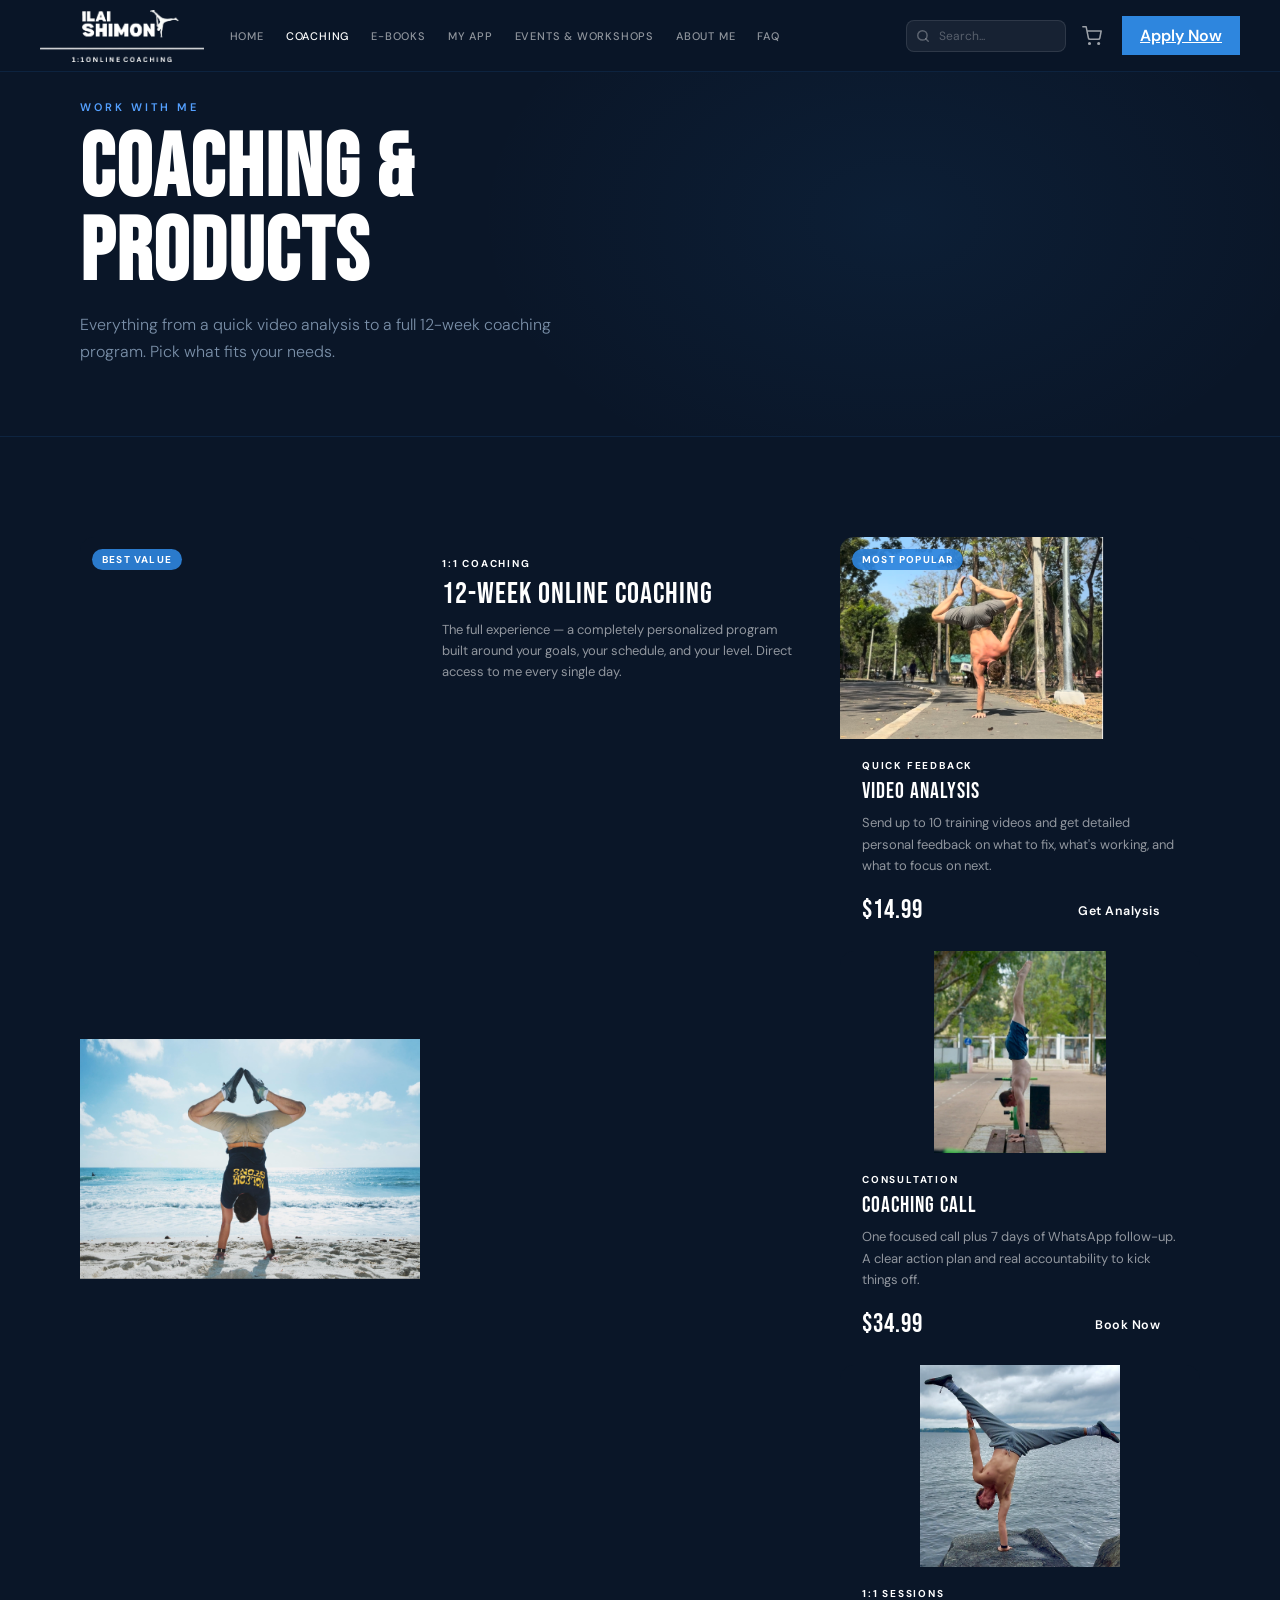
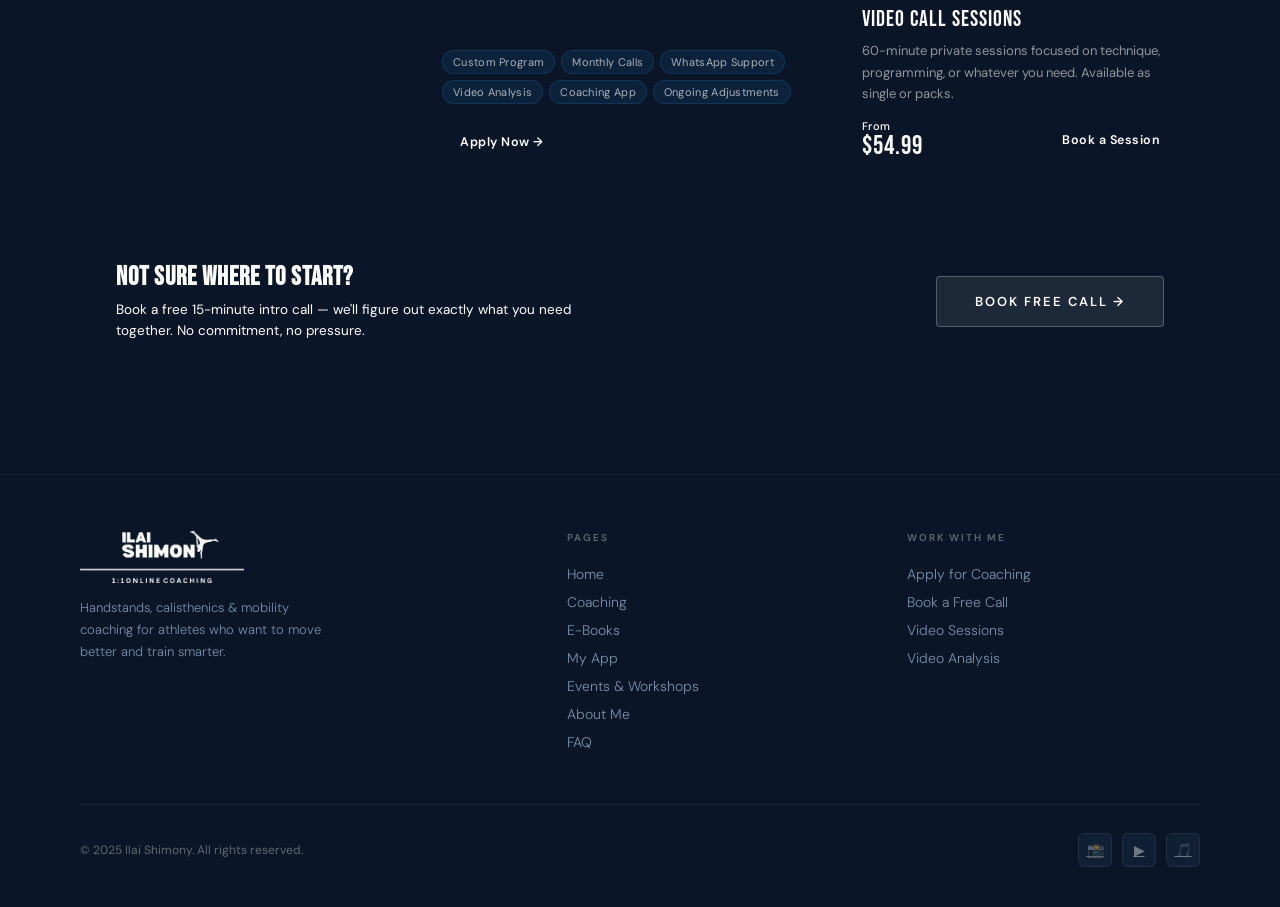
<file: coaching.html>
<!DOCTYPE html>
<html lang="en">
<head>
<meta charset="UTF-8">
<meta name="viewport" content="width=device-width, initial-scale=1.0">
<title>Coaching — Ilai Shimony</title>
<link href="https://fonts.googleapis.com/css2?family=Bebas+Neue&family=DM+Sans:wght@300;400;500;600&display=swap" rel="stylesheet">
<link rel="stylesheet" href="css/style.css">
<style>
/* ===== LIBRARY GRID ===== */
.library-grid {
  display: grid;
  grid-template-columns: repeat(3, 1fr);
  gap: 20px;
  margin-bottom: 48px;
}

@media (max-width: 900px) {
  .library-grid {
    display: block;
  }
  .carousel-row {
    display: flex;
    overflow-x: auto;
    scroll-snap-type: x mandatory;
    -webkit-overflow-scrolling: touch;
    gap: 12px;
    padding-bottom: 12px;
    scrollbar-width: none;
  }
  .carousel-row::-webkit-scrollbar { display: none; }
  .carousel-row .prod-card {
    flex: 0 0 72vw;
    max-width: 280px;
    scroll-snap-align: start;
  }
}

/* ===== PRODUCT CARD ===== */
.prod-card {
  background: var(--bg2);
  border: 1px solid var(--border);
  border-radius: 14px;
  overflow: hidden;
  display: flex;
  flex-direction: column;
  transition: border-color 0.2s, transform 0.2s;
  cursor: pointer;
  text-decoration: none;
  color: inherit;
}

.prod-card:hover {
  border-color: rgba(46,134,222,0.5);
  transform: translateY(-3px);
}

/* Featured card spans 2 columns */
.prod-card.featured {
  grid-column: span 2;
  flex-direction: row;
}

@media (max-width: 900px) { .prod-card.featured { grid-column: span 1; flex-direction: column; } }

/* Thumbnail */
.prod-thumb {
  width: 100%;
  aspect-ratio: 16/9;
  display: flex;
  align-items: center;
  justify-content: center;
  position: relative;
  overflow: hidden;
  flex-shrink: 0;
}

.prod-card.featured .prod-thumb {
  width: 340px;
  aspect-ratio: auto;
  min-height: 260px;
}

@media (max-width: 900px) { .prod-card.featured .prod-thumb { width: 100%; min-height: 200px; } }

.prod-thumb-icon {
  font-size: 52px;
  position: relative;
  z-index: 1;
  filter: drop-shadow(0 4px 12px rgba(0,0,0,0.4));
}

.prod-card.featured .prod-thumb-icon { font-size: 64px; }

/* Gradient backgrounds per product */
.thumb-coaching  { background: linear-gradient(135deg, #0d2240 0%, #1a3a6e 50%, #2e86de 100%); }
.thumb-sessions  { background: linear-gradient(135deg, #0d2240 0%, #1e3a5f 50%, #1a6eb5 100%); }
.thumb-call      { background: linear-gradient(135deg, #111b2e 0%, #1c3050 50%, #2563a8 100%); }
.thumb-analysis  { background: linear-gradient(135deg, #0e1f38 0%, #182d4a 50%, #1f5490 100%); }
.thumb-ebooks    { background: linear-gradient(135deg, #111827 0%, #1a2540 50%, #243352 100%); }

/* Glow overlay */
.prod-thumb::after {
  content: '';
  position: absolute;
  inset: 0;
  background: radial-gradient(ellipse at center, rgba(255,255,255,0.05) 0%, transparent 70%);
}

/* Real photo thumbnails */
.prod-thumb-img {
  position: absolute;
  inset: 0;
  width: 100%;
  height: 100%;
  object-fit: contain;
  object-position: center;
  z-index: 0;
  background: #0a1628;
}

.prod-thumb-photo {
  background: #0a1628;
}

.prod-thumb-photo::after {
  display: none;
}

/* Badge */
.prod-badge {
  position: absolute;
  top: 12px;
  left: 12px;
  z-index: 2;
  font-size: 10px;
  font-weight: 700;
  letter-spacing: 1.2px;
  text-transform: uppercase;
  padding: 4px 10px;
  border-radius: 20px;
  background: rgba(46,134,222,0.9);
  color: #fff;
}

.prod-badge.soon {
  background: rgba(255,255,255,0.12);
  border: 1px solid rgba(255,255,255,0.2);
  color: rgba(255,255,255,0.6);
}

/* Card body */
.prod-body {
  padding: 20px 22px 22px;
  display: flex;
  flex-direction: column;
  flex: 1;
}

.prod-cat {
  font-size: 10px;
  font-weight: 700;
  letter-spacing: 1.8px;
  text-transform: uppercase;
  color: var(--blue-lt);
  margin-bottom: 8px;
}

.prod-name {
  font-family: 'Bebas Neue', sans-serif;
  font-size: 22px;
  letter-spacing: 1px;
  line-height: 1.1;
  margin-bottom: 8px;
}

.prod-card.featured .prod-name { font-size: 30px; }

.prod-desc {
  font-size: 13px;
  color: rgba(255,255,255,0.55);
  line-height: 1.65;
  margin-bottom: 16px;
  flex: 1;
}

.prod-footer {
  display: flex;
  align-items: center;
  justify-content: space-between;
  gap: 12px;
  margin-top: auto;
}

.prod-price {
  font-family: 'Bebas Neue', sans-serif;
  font-size: 26px;
  letter-spacing: 1px;
  color: #fff;
  line-height: 1;
}

.prod-price .prod-price-from {
  font-family: 'DM Sans', sans-serif;
  font-size: 11px;
  font-weight: 500;
  color: var(--muted);
  display: block;
  letter-spacing: .3px;
  margin-bottom: 2px;
}

.prod-price.on-apply {
  font-family: 'DM Sans', sans-serif;
  font-size: 12px;
  font-weight: 600;
  letter-spacing: .5px;
  color: var(--blue-lt);
  text-transform: uppercase;
}

.prod-btn {
  display: inline-flex;
  align-items: center;
  gap: 6px;
  padding: 10px 18px;
  border-radius: 8px;
  font-family: 'DM Sans', sans-serif;
  font-size: 12.5px;
  font-weight: 600;
  letter-spacing: .5px;
  white-space: nowrap;
  text-decoration: none;
  transition: all 0.15s;
  border: none;
  cursor: pointer;
}

.prod-btn-primary {
  background: var(--blue);
  color: #fff;
}

.prod-btn-primary:hover { background: var(--blue-lt); }

.prod-btn-ghost {
  background: transparent;
  border: 1px solid var(--border);
  color: rgba(255,255,255,0.65);
}

.prod-btn-ghost:hover { border-color: rgba(255,255,255,0.35); color: #fff; }

.prod-btn-disabled {
  background: rgba(255,255,255,0.05);
  border: 1px solid var(--border);
  color: var(--muted);
  cursor: default;
  pointer-events: none;
}

/* Pill list inside featured */
.prod-pills {
  display: flex;
  flex-wrap: wrap;
  gap: 6px;
  margin-bottom: 20px;
}

.prod-pill {
  font-size: 11px;
  padding: 4px 10px;
  background: rgba(46,134,222,0.1);
  border: 1px solid rgba(46,134,222,0.2);
  border-radius: 20px;
  color: rgba(255,255,255,0.65);
  letter-spacing: .3px;
}

/* ===== BOTTOM BANNER ===== */
.lib-banner {
  background: var(--bg2);
  border: 1px solid var(--border);
  border-radius: 14px;
  padding: 32px 36px;
  display: flex;
  align-items: center;
  justify-content: space-between;
  gap: 24px;
}

.lib-banner h3 {
  font-family: 'Bebas Neue', sans-serif;
  font-size: 26px;
  letter-spacing: 1px;
  margin-bottom: 6px;
}

.lib-banner p {
  font-size: 13.5px;
  color: var(--muted);
  line-height: 1.6;
  max-width: 480px;
}

@media (max-width: 900px) {
  .prod-thumb { aspect-ratio: 4/3; }
  .prod-thumb-icon { font-size: 36px; }
  .prod-body { padding: 12px 14px 14px; }
  .prod-name { font-size: 16px; }
  .prod-desc { font-size: 11.5px; margin-bottom: 10px; }
  .prod-price { font-size: 20px; }
  .prod-btn { padding: 8px 12px; font-size: 11px; }
  .prod-pills { display: none; }
  .prod-card.featured .prod-name { font-size: 22px; }
}

@media (max-width: 700px) {
  .lib-banner { flex-direction: column; align-items: flex-start; padding: 24px 20px; }
}
</style>
</head>
<body>

<nav>
  <div class="nav-left">
    <a href="index.html" class="logo"><img src="images/logo.png" alt="Ilai Shimony" class="logo-img"></a>
    <div class="nav-links">
    <a href="index.html">Home</a>
    <a href="coaching.html" class="active">Coaching</a>
    <a href="ebooks.html">E-Books</a>
    <a href="app.html">My App</a>
    <a href="events.html">Events &amp; Workshops</a>
    <a href="about.html">About Me</a>
    <a href="faq.html">FAQ</a>
    </div>
  </div>
  <div class="nav-right">
    <div class="nav-search-wrap">
      <svg class="nav-search-icon" width="14" height="14" viewBox="0 0 24 24" fill="none" stroke="currentColor" stroke-width="2.5" stroke-linecap="round" stroke-linejoin="round"><circle cx="11" cy="11" r="8"/><line x1="21" y1="21" x2="16.65" y2="16.65"/></svg>
      <input type="text" class="nav-search-input" id="nav-search-input" placeholder="Search..." autocomplete="off">
      <div class="nav-search-results" id="nav-search-results"></div>
    </div>
    <a href="cart.html" class="nav-cart" aria-label="Cart" style="position:relative;padding:8px 10px;color:rgba(255,255,255,0.6);display:inline-flex;align-items:center;"><svg width="20" height="20" viewBox="0 0 24 24" fill="none" stroke="currentColor" stroke-width="1.8" stroke-linecap="round" stroke-linejoin="round"><circle cx="9" cy="21" r="1"/><circle cx="20" cy="21" r="1"/><path d="M1 1h4l2.68 13.39a2 2 0 0 0 2 1.61h9.72a2 2 0 0 0 2-1.61L23 6H6"/></svg><span class="cart-badge" style="display:none;position:absolute;top:2px;right:2px;background:#2e86de;color:#fff;font-size:10px;font-weight:700;width:16px;height:16px;border-radius:50%;align-items:center;justify-content:center;"></span></a>
    <a href="apply.html" class="nav-apply">Apply Now</a>
  </div>
  <button class="nav-burger" onclick="toggleMenu()" aria-label="Menu"><span></span><span></span><span></span></button>
</nav>
<div class="nav-mobile" id="nav-mobile">
  <div class="nav-mobile-header">
    <a href="index.html" class="logo">
      <img src="images/logo.png" alt="Ilai Shimony" class="logo-img">
    </a>
    <button onclick="toggleMenu()" style="background:none;border:none;cursor:pointer;color:#fff;padding:4px;">
      <svg width="24" height="24" viewBox="0 0 24 24" fill="none" stroke="currentColor" stroke-width="2" stroke-linecap="round"><line x1="18" y1="6" x2="6" y2="18"/><line x1="6" y1="6" x2="18" y2="18"/></svg>
    </button>
  </div>
  <div class="nav-mobile-links">
    <a href="index.html">Home</a>
    <a href="coaching.html">Coaching</a>
    <a href="ebooks.html">E-Books</a>
    
    <a href="app.html">My App</a>
    <a href="events.html">Events &amp; Workshops</a>
    <a href="about.html">About Me</a>
    <a href="faq.html">FAQ</a>
  </div>
  <div class="nav-mobile-footer">
    <a href="apply.html" class="btn-main nav-apply">Apply Now</a>
  </div>
</div>

<!-- PAGE HERO -->
<section class="page-hero">
  <div class="page-hero-bg"></div>
  <div class="container page-hero-content">
    <div class="tag">Work With Me</div>
    <h1>COACHING &amp;<br>PRODUCTS</h1>
    <p>Everything from a quick video analysis to a full 12-week coaching program. Pick what fits your needs.</p>
  </div>
</section>

<!-- PRODUCT LIBRARY -->
<section class="section">
  <div class="container">

    <div class="library-grid">

      <!-- FEATURED: 12-week coaching -->
      <a href="apply.html" class="prod-card featured">
        <div class="prod-thumb prod-thumb-photo">
          <span class="prod-badge">Best Value</span>
          <img src="images/1F47BAC1-C817-4A4C-927F-304802A050D8.JPG" alt="12-week coaching" class="prod-thumb-img">
        </div>
        <div class="prod-body">
          <div class="prod-cat">1:1 Coaching</div>
          <div class="prod-name">12-WEEK ONLINE COACHING</div>
          <p class="prod-desc">The full experience — a completely personalized program built around your goals, your schedule, and your level. Direct access to me every single day.</p>
          <div class="prod-pills">
            <span class="prod-pill">Custom Program</span>
            <span class="prod-pill">Monthly Calls</span>
            <span class="prod-pill">WhatsApp Support</span>
            <span class="prod-pill">Video Analysis</span>
            <span class="prod-pill">Coaching App</span>
            <span class="prod-pill">Ongoing Adjustments</span>
          </div>
          <div class="prod-footer">
            <span class="prod-btn prod-btn-primary">Apply Now →</span>
          </div>
        </div>
      </a>

      <div class="carousel-row">

      <!-- Video Analysis -->
      <a href="product-video-analysis.html" class="prod-card">
        <div class="prod-thumb prod-thumb-photo">
          <span class="prod-badge">Most Popular</span>
          <img src="images/Screenshot 2026-05-04 at 9.38.06.png" alt="Video Analysis" class="prod-thumb-img" style="transform:scale(1.888) translateX(-27px) translateY(-12px);clip-path:inset(0 80px);">
        </div>
        <div class="prod-body">
          <div class="prod-cat">Quick Feedback</div>
          <div class="prod-name">VIDEO ANALYSIS</div>
          <p class="prod-desc">Send up to 10 training videos and get detailed personal feedback on what to fix, what's working, and what to focus on next.</p>
          <div class="prod-footer">
            <div class="prod-price">$14.99</div>
            <span class="prod-btn prod-btn-primary">Get Analysis</span>
          </div>
        </div>
      </a>

      <!-- Coaching Call -->
      <a href="product-coaching-call.html" class="prod-card">
        <div class="prod-thumb prod-thumb-photo">
          <img src="images/compressed_1.jpg" alt="Coaching Call" class="prod-thumb-img">
        </div>
        <div class="prod-body">
          <div class="prod-cat">Consultation</div>
          <div class="prod-name">COACHING CALL</div>
          <p class="prod-desc">One focused call plus 7 days of WhatsApp follow-up. A clear action plan and real accountability to kick things off.</p>
          <div class="prod-footer">
            <div class="prod-price">$34.99</div>
            <span class="prod-btn prod-btn-primary">Book Now</span>
          </div>
        </div>
      </a>

      <!-- Video Call Sessions -->
      <a href="product-video-sessions.html" class="prod-card">
        <div class="prod-thumb prod-thumb-photo">
          <img src="images/Screenshot 2025-12-15 at 17.30.22.png" alt="Video Call Sessions" class="prod-thumb-img">
        </div>
        <div class="prod-body">
          <div class="prod-cat">1:1 Sessions</div>
          <div class="prod-name">VIDEO CALL SESSIONS</div>
          <p class="prod-desc">60-minute private sessions focused on technique, programming, or whatever you need. Available as single or packs.</p>
          <div class="prod-footer">
            <div class="prod-price">
              <span class="prod-price-from">From</span>
              $54.99
            </div>
            <span class="prod-btn prod-btn-primary">Book a Session</span>
          </div>
        </div>
      </a>

      </div><!-- end carousel-row -->

    </div>

    <!-- BOTTOM BANNER -->
    <div class="lib-banner">
      <div>
        <h3>NOT SURE WHERE TO START?</h3>
        <p>Book a free 15-minute intro call — we'll figure out exactly what you need together. No commitment, no pressure.</p>
      </div>
      <a href="https://calendar.app.google/KPaWogHwzNpyXrMc8" class="btn-ghost" target="_blank">Book Free Call →</a>
    </div>

  </div>
</section>

<footer>
  <div class="container">
    <div class="footer-grid">
      <div class="footer-brand">
        <img src="images/logo.png" alt="Ilai Shimony" class="logo-img">
        <p>Handstands, calisthenics &amp; mobility coaching for athletes who want to move better and train smarter.</p>
      </div>
      <div class="footer-col">
        <h4>Pages</h4>
        <a href="index.html">Home</a>
        <a href="coaching.html">Coaching</a>
        <a href="ebooks.html">E-Books</a>
    
    <a href="app.html">My App</a>
        <a href="events.html">Events &amp; Workshops</a>
    <a href="about.html">About Me</a>
        <a href="faq.html">FAQ</a>
      </div>
      <div class="footer-col">
        <h4>Work With Me</h4>
        <a href="apply.html">Apply for Coaching</a>
        <a href="https://calendar.app.google/KPaWogHwzNpyXrMc8" target="_blank">Book a Free Call</a>
        <a href="https://rupa.pro/ilaishimony1/11_video_call_session_" target="_blank">Video Sessions</a>
        <a href="https://rupa.pro/ilaishimony1/video_analysis" target="_blank">Video Analysis</a>
      </div>
    </div>
    <div class="footer-bottom">
      <span>© 2025 Ilai Shimony. All rights reserved.</span>
      <div class="footer-social">
        <a href="#" class="social-link" aria-label="Instagram">📸</a>
        <a href="#" class="social-link" aria-label="YouTube">▶</a>
        <a href="#" class="social-link" aria-label="TikTok">🎵</a>
      </div>
    </div>
  </div>
</footer>

<script src="js/main.js"></script>
<script src="js/cart.js"></script>
<script>
(function () {
  if (window.innerWidth > 900) return;

  var carousel = document.querySelector('.carousel-row');
  if (!carousel) return;

  var items = Array.from(carousel.children);
  var n = items.length;

  // Append clones after, prepend clones before (reversed so order stays correct)
  items.forEach(function (el) { carousel.appendChild(el.cloneNode(true)); });
  items.slice().reverse().forEach(function (el) { carousel.insertBefore(el.cloneNode(true), carousel.firstChild); });

  function getSetWidth() {
    var card = carousel.children[n];
    var style = window.getComputedStyle(carousel);
    var gap = parseFloat(style.gap) || 12;
    return (card.offsetWidth + gap) * n;
  }

  requestAnimationFrame(function () {
    var setW = getSetWidth();
    carousel.scrollLeft = setW;

    var lock = false;
    carousel.addEventListener('scroll', function () {
      if (lock) return;
      var sl = carousel.scrollLeft;
      if (sl >= setW * 2) {
        lock = true;
        carousel.style.scrollSnapType = 'none';
        carousel.scrollLeft = sl - setW;
        setTimeout(function () { carousel.style.scrollSnapType = 'x mandatory'; lock = false; }, 50);
      } else if (sl < 1) {
        lock = true;
        carousel.style.scrollSnapType = 'none';
        carousel.scrollLeft = sl + setW;
        setTimeout(function () { carousel.style.scrollSnapType = 'x mandatory'; lock = false; }, 50);
      }
    }, { passive: true });
  });
})();
</script>
<script src="js/search-data.js"></script>
<script src="js/nav-search.js"></script>
</body>
</html>
</file>
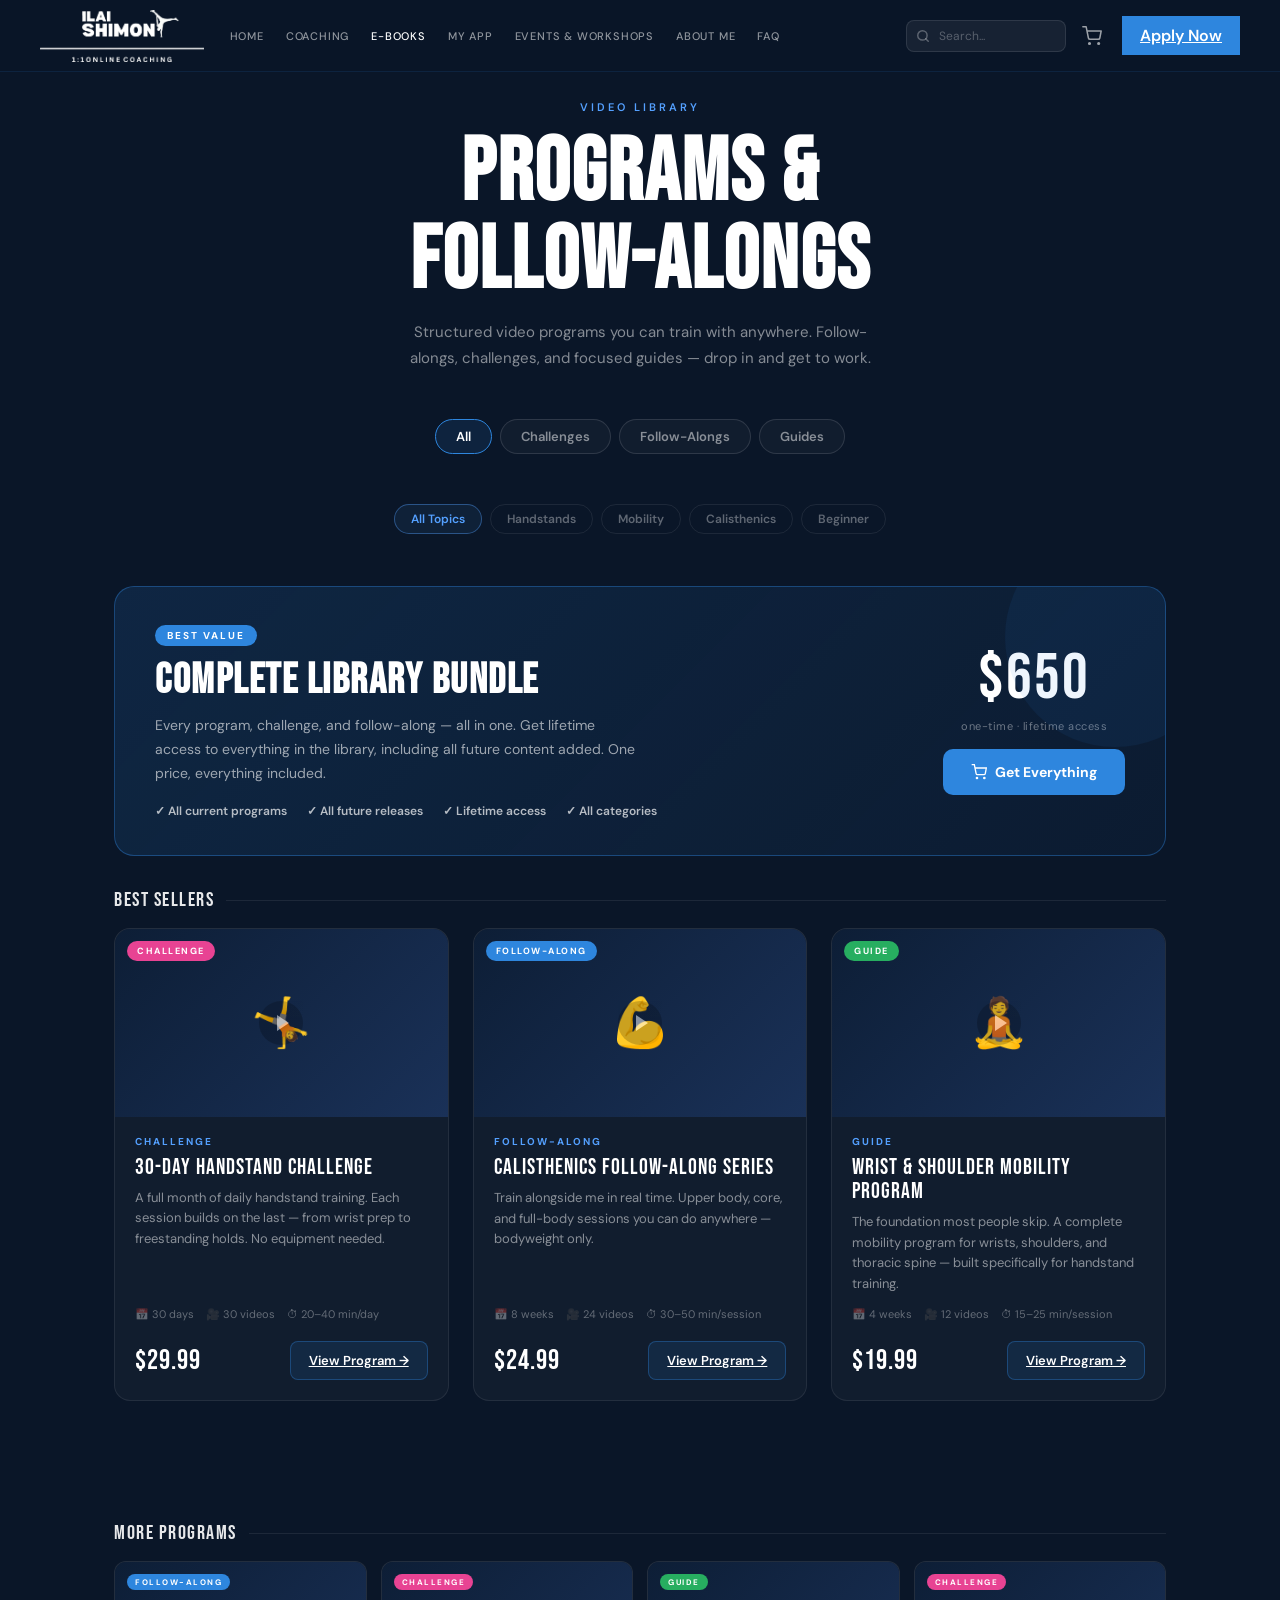
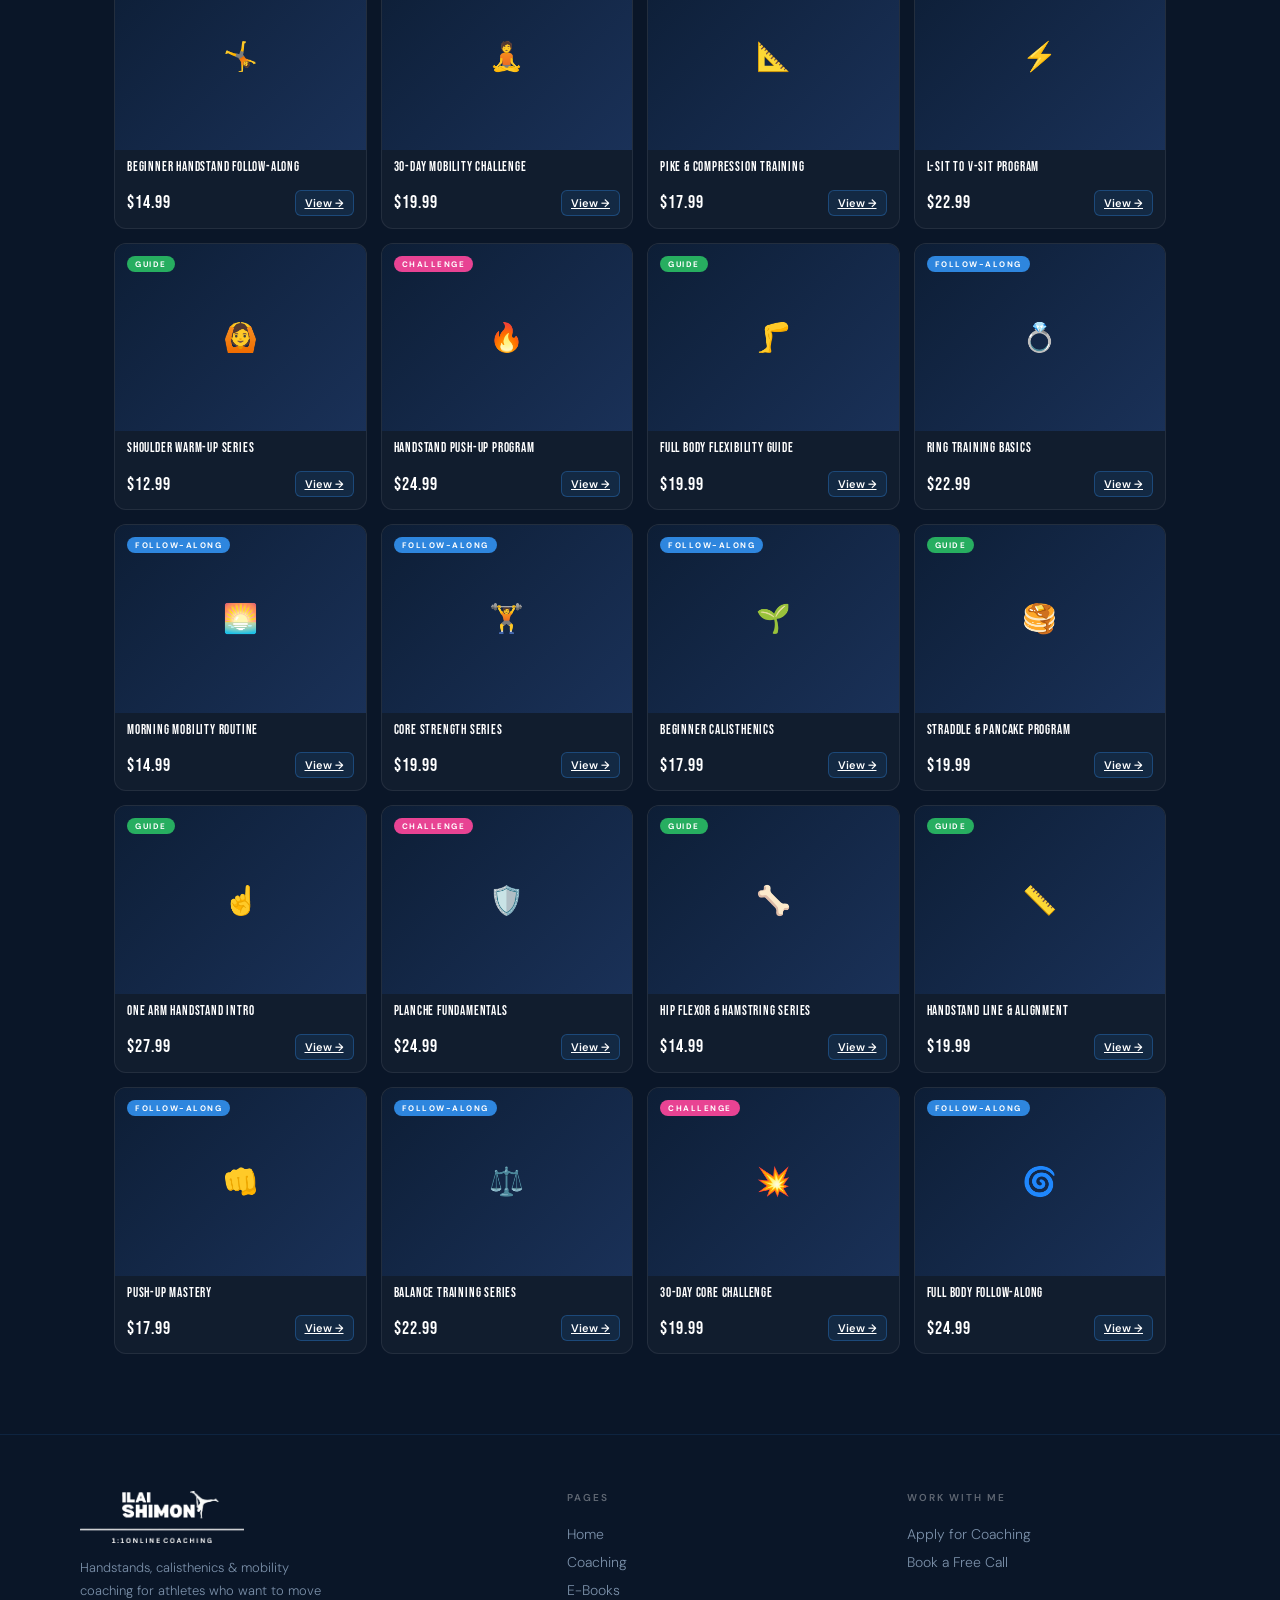
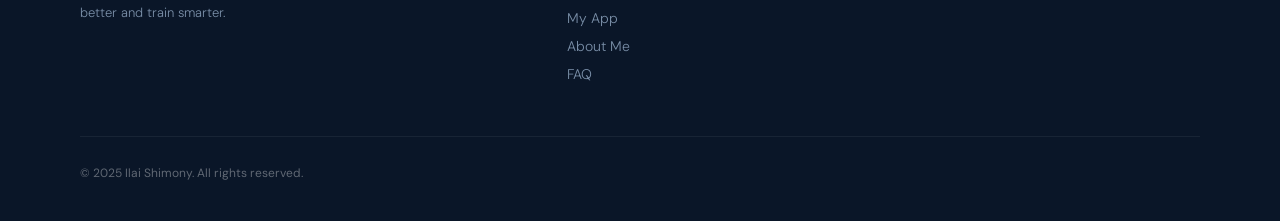
<file: ebooks.html>
<!DOCTYPE html>
<html lang="en">
<head>
<meta charset="UTF-8">
<meta name="viewport" content="width=device-width, initial-scale=1.0">
<title>Video Library — Ilai Shimony</title>
<link href="https://fonts.googleapis.com/css2?family=Bebas+Neue&family=DM+Sans:wght@300;400;500;600&display=swap" rel="stylesheet">
<link rel="stylesheet" href="css/style.css">
<style>
.lib-hero { padding: 100px 24px 48px; text-align: center; }
.lib-hero h1 { font-family: 'Bebas Neue', sans-serif; font-size: clamp(52px, 10vw, 88px); letter-spacing: 2px; line-height: 1; margin-bottom: 14px; }
.lib-hero p { font-size: 15px; color: rgba(255,255,255,0.5); max-width: 480px; margin: 0 auto; line-height: 1.7; }

/* Filter tabs */
.lib-filters { display: flex; gap: 8px; justify-content: center; flex-wrap: wrap; padding: 0 24px 40px; }
.lib-filter {
  padding: 8px 20px; border-radius: 30px;
  border: 1px solid rgba(255,255,255,0.12);
  background: rgba(255,255,255,0.03);
  color: rgba(255,255,255,0.5);
  font-family: 'DM Sans', sans-serif;
  font-size: 13px; font-weight: 600;
  cursor: pointer; transition: all 0.2s;
  text-decoration: none; display: inline-block;
}
.lib-filter.active, .lib-filter:hover {
  border-color: #2e86de;
  color: #fff;
  background: rgba(46,134,222,0.12);
}

/* Product grid */
.lib-grid {
  display: grid;
  grid-template-columns: repeat(auto-fill, minmax(280px, 1fr));
  gap: 24px;
  max-width: 1100px;
  margin: 0 auto;
  padding: 0 24px 80px;
}

/* Product card */
.lib-card {
  background: rgba(255,255,255,0.03);
  border: 1px solid rgba(255,255,255,0.08);
  border-radius: 16px;
  overflow: hidden;
  transition: border-color 0.2s, transform 0.2s;
  display: flex;
  flex-direction: column;
}
.lib-card:hover { border-color: rgba(46,134,222,0.35); transform: translateY(-3px); }

/* Thumbnail */
.lib-thumb {
  aspect-ratio: 16/9;
  background: #0d1e36;
  position: relative;
  overflow: hidden;
}
.lib-thumb img { width: 100%; height: 100%; object-fit: cover; }
.lib-thumb-placeholder {
  width: 100%; height: 100%;
  display: flex; align-items: center; justify-content: center;
  font-size: 48px;
  background: linear-gradient(135deg, #0d1e36, #1a3158);
}
.lib-play-icon {
  position: absolute; inset: 0;
  display: flex; align-items: center; justify-content: center;
}
.lib-play-icon svg { opacity: 0.5; transition: opacity 0.2s; }
.lib-card:hover .lib-play-icon svg { opacity: 0.9; }
.lib-badge {
  position: absolute; top: 12px; left: 12px;
  background: #2e86de; color: #fff;
  font-size: 9px; font-weight: 700; letter-spacing: 1.5px;
  text-transform: uppercase; padding: 4px 10px; border-radius: 20px;
}
.lib-badge.challenge { background: #e84393; }
.lib-badge.followalong { background: #2e86de; }
.lib-badge.guide { background: #27ae60; }

/* Card body */
.lib-body { padding: 18px 20px 20px; display: flex; flex-direction: column; flex: 1; gap: 8px; }
.lib-cat { font-size: 10px; font-weight: 700; letter-spacing: 2px; text-transform: uppercase; color: #54a0ff; }
.lib-title { font-family: 'Bebas Neue', sans-serif; font-size: 22px; letter-spacing: 1px; line-height: 1.1; }
.lib-desc { font-size: 13px; color: rgba(255,255,255,0.5); line-height: 1.6; flex: 1; }
.lib-meta { display: flex; gap: 12px; font-size: 11px; color: rgba(255,255,255,0.35); margin-top: 4px; }
.lib-footer { display: flex; align-items: center; justify-content: space-between; margin-top: 12px; }
.lib-price { font-family: 'Bebas Neue', sans-serif; font-size: 28px; letter-spacing: 1px; }
.lib-btn {
  padding: 10px 18px;
  background: rgba(46,134,222,0.12);
  border: 1px solid rgba(46,134,222,0.35);
  border-radius: 8px;
  color: #fff;
  font-family: 'DM Sans', sans-serif;
  font-size: 13px; font-weight: 600;
  cursor: pointer;
  transition: background 0.2s;
  display: flex; align-items: center; gap: 6px;
}
.lib-btn:hover { background: rgba(46,134,222,0.25); }

/* Empty state for filter */
.lib-empty { display: none; text-align: center; padding: 60px 24px; color: rgba(255,255,255,0.3); font-size: 14px; grid-column: 1/-1; }

/* Bundle banner */
.lib-bundle {
  display: flex; align-items: center; justify-content: space-between; gap: 32px;
  background: linear-gradient(135deg, rgba(46,134,222,0.15) 0%, rgba(46,134,222,0.05) 100%);
  border: 1px solid rgba(46,134,222,0.4);
  border-radius: 20px; padding: 36px 40px;
  position: relative; overflow: hidden;
}
.lib-bundle::before {
  content: ''; position: absolute; top: -60px; right: -60px;
  width: 220px; height: 220px; border-radius: 50%;
  background: rgba(46,134,222,0.08);
}
.lib-bundle-left { flex: 1; }
.lib-bundle-tag {
  display: inline-block; background: #2e86de; color: #fff;
  font-size: 10px; font-weight: 700; letter-spacing: 2px; text-transform: uppercase;
  padding: 4px 12px; border-radius: 20px; margin-bottom: 14px;
}
.lib-bundle-title { font-family: 'Bebas Neue', sans-serif; font-size: clamp(28px, 4vw, 42px); letter-spacing: 1.5px; line-height: 1; margin-bottom: 12px; }
.lib-bundle-desc { font-size: 14px; color: rgba(255,255,255,0.6); line-height: 1.7; max-width: 480px; margin-bottom: 18px; }
.lib-bundle-includes { display: flex; flex-wrap: wrap; gap: 10px 20px; }
.lib-bundle-includes span { font-size: 12px; color: rgba(255,255,255,0.7); font-weight: 600; }
.lib-bundle-right { display: flex; flex-direction: column; align-items: center; gap: 8px; flex-shrink: 0; }
.lib-bundle-price { font-family: 'Bebas Neue', sans-serif; font-size: 64px; letter-spacing: 2px; line-height: 1; color: #fff; }
.lib-bundle-sub { font-size: 11px; color: rgba(255,255,255,0.4); letter-spacing: .5px; margin-bottom: 8px; }
.lib-bundle-btn {
  display: flex; align-items: center; gap: 8px;
  padding: 14px 28px; background: #2e86de; border: none; border-radius: 10px;
  color: #fff; font-family: 'DM Sans', sans-serif; font-size: 14px; font-weight: 700;
  cursor: pointer; transition: background 0.2s; white-space: nowrap;
}
.lib-bundle-btn:hover { background: #54a0ff; }

.lib-filters-topics { margin-top:0; }
.lib-filter-topic {
  padding: 6px 16px; border-radius: 30px;
  border: 1px solid rgba(255,255,255,0.08);
  background: transparent;
  color: rgba(255,255,255,0.35);
  font-family: 'DM Sans', sans-serif;
  font-size: 12px; font-weight: 600;
  cursor: pointer; transition: all 0.2s;
  text-decoration: none; display: inline-block;
}
.lib-filter-topic.active, .lib-filter-topic:hover {
  border-color: rgba(84,160,255,0.4);
  color: #54a0ff;
  background: rgba(84,160,255,0.08);
}
@media (max-width: 700px) {
  .lib-bundle { flex-direction: column; padding: 28px 24px; text-align: center; }
  .lib-bundle-includes { justify-content: center; }
  .lib-bundle-right { width: 100%; }
  .lib-bundle-btn { width: 100%; justify-content: center; }
}
@media (max-width: 600px) {
  .lib-grid { grid-template-columns: 1fr; }
}

/* Small product grid */
.lib-grid-sm {
  display: grid;
  grid-template-columns: repeat(auto-fill, minmax(240px, 1fr));
  gap: 14px;
  max-width: 1100px;
  margin: 0 auto;
  padding: 0 24px 80px;
}
.lib-card-sm {
  background: rgba(255,255,255,0.03);
  border: 1px solid rgba(255,255,255,0.08);
  border-radius: 12px;
  overflow: hidden;
  transition: border-color 0.2s, transform 0.2s;
  display: flex;
  flex-direction: column;
}
.lib-card-sm:hover { border-color: rgba(46,134,222,0.35); transform: translateY(-2px); }
.lib-sm-thumb {
  aspect-ratio: 4/3;
  background: linear-gradient(135deg, #0d1e36, #1a3158);
  display: flex; align-items: center; justify-content: center;
  position: relative;
}
.lib-sm-emoji { font-size: 28px; }
.lib-sm-body {
  padding: 10px 12px 12px;
  display: flex; flex-direction: column; flex: 1; gap: 6px;
}
.lib-sm-title {
  font-family: 'Bebas Neue', sans-serif;
  font-size: 13px; letter-spacing: .8px; line-height: 1.2;
}
.lib-sm-footer {
  display: flex; align-items: center; justify-content: space-between;
  margin-top: auto; padding-top: 8px;
}
.lib-sm-price { font-family: 'Bebas Neue', sans-serif; font-size: 18px; letter-spacing: 1px; }
.lib-sm-btn {
  padding: 5px 9px;
  background: rgba(46,134,222,0.12);
  border: 1px solid rgba(46,134,222,0.35);
  border-radius: 6px; color: #fff;
  font-family: 'DM Sans', sans-serif;
  font-size: 11px; font-weight: 600;
  cursor: pointer; transition: background 0.2s; white-space: nowrap;
}
.lib-sm-btn:hover { background: rgba(46,134,222,0.25); }
@media (max-width: 500px) {
  .lib-grid-sm { grid-template-columns: repeat(2, 1fr); }
}
</style>
</head>
<body>

<nav>
  <div class="nav-left">
    <a href="index.html" class="logo"><img src="images/logo.png" alt="Ilai Shimony" class="logo-img"></a>
    <div class="nav-links">
    <a href="index.html">Home</a>
    <a href="coaching.html">Coaching</a>
    <a href="ebooks.html" class="active">E-Books</a>
    <a href="app.html">My App</a>
    <a href="events.html">Events &amp; Workshops</a>
    <a href="about.html">About Me</a>
    <a href="faq.html">FAQ</a>
    </div>
  </div>
  <div class="nav-right">
    <div class="nav-search-wrap">
      <svg class="nav-search-icon" width="14" height="14" viewBox="0 0 24 24" fill="none" stroke="currentColor" stroke-width="2.5" stroke-linecap="round" stroke-linejoin="round"><circle cx="11" cy="11" r="8"/><line x1="21" y1="21" x2="16.65" y2="16.65"/></svg>
      <input type="text" class="nav-search-input" id="nav-search-input" placeholder="Search..." autocomplete="off">
      <div class="nav-search-results" id="nav-search-results"></div>
    </div>
    <a href="cart.html" class="nav-cart" aria-label="Cart" style="position:relative;padding:8px 10px;color:rgba(255,255,255,0.6);display:inline-flex;align-items:center;"><svg width="20" height="20" viewBox="0 0 24 24" fill="none" stroke="currentColor" stroke-width="1.8" stroke-linecap="round" stroke-linejoin="round"><circle cx="9" cy="21" r="1"/><circle cx="20" cy="21" r="1"/><path d="M1 1h4l2.68 13.39a2 2 0 0 0 2 1.61h9.72a2 2 0 0 0 2-1.61L23 6H6"/></svg><span class="cart-badge" style="display:none;position:absolute;top:2px;right:2px;background:#2e86de;color:#fff;font-size:10px;font-weight:700;width:16px;height:16px;border-radius:50%;align-items:center;justify-content:center;"></span></a>
    <a href="apply.html" class="nav-apply">Apply Now</a>
  </div>
  <button class="nav-burger" onclick="toggleMenu()" aria-label="Menu"><span></span><span></span><span></span></button>
</nav>
<div class="nav-mobile" id="nav-mobile">
  <div class="nav-mobile-header">
    <a href="index.html" class="logo"><img src="images/logo.png" alt="Ilai Shimony" class="logo-img"></a>
    <button onclick="toggleMenu()" style="background:none;border:none;cursor:pointer;color:#fff;padding:4px;">
      <svg width="24" height="24" viewBox="0 0 24 24" fill="none" stroke="currentColor" stroke-width="2" stroke-linecap="round"><line x1="18" y1="6" x2="6" y2="18"/><line x1="6" y1="6" x2="18" y2="18"/></svg>
    </button>
  </div>
  <div class="nav-mobile-links">
    <a href="index.html">Home</a>
    <a href="coaching.html">Coaching</a>
    <a href="ebooks.html">E-Books</a>
    <a href="app.html">My App</a>
    <a href="events.html">Events &amp; Workshops</a>
    <a href="about.html">About Me</a>
    <a href="faq.html">FAQ</a>
    <a href="cart.html">🛒 Cart</a>
  </div>
  <div class="nav-mobile-footer">
    <a href="apply.html" class="btn-main nav-apply">Apply Now</a>
  </div>
</div>

<div id="cart-toast" style="position:fixed;bottom:24px;left:50%;transform:translateX(-50%);background:#1e3a5f;border:1px solid rgba(46,134,222,0.4);color:#fff;padding:12px 22px;border-radius:30px;font-size:13px;font-weight:500;z-index:9999;opacity:0;transition:opacity 0.3s;pointer-events:none;white-space:nowrap;"></div>

<!-- HERO -->
<div class="lib-hero">
  <div class="tag" style="margin-bottom:16px;" id="hero-tag">Video Library</div>
  <h1 id="hero-title">PROGRAMS &<br>FOLLOW-ALONGS</h1>
  <p id="hero-desc">Structured video programs you can train with anywhere. Follow-alongs, challenges, and focused guides — drop in and get to work.</p>
</div>

<!-- FILTERS -->
<div style="max-width:1100px;margin:0 auto;padding:0 24px 12px;">
  <!-- Row 1: Type -->
  <div class="lib-filters" style="margin-bottom:10px;">
    <a class="lib-filter" href="ebooks.html" data-type="all">All</a>
    <a class="lib-filter" href="ebooks.html?type=challenge" data-type="challenge">Challenges</a>
    <a class="lib-filter" href="ebooks.html?type=followalong" data-type="followalong">Follow-Alongs</a>
    <a class="lib-filter" href="ebooks.html?type=guide" data-type="guide">Guides</a>
  </div>
  <!-- Row 2: Topic -->
  <div class="lib-filters lib-filters-topics">
    <a class="lib-filter-topic" href="ebooks.html" data-topic="all">All Topics</a>
    <a class="lib-filter-topic" href="ebooks.html?topic=handstand" data-topic="handstand">Handstands</a>
    <a class="lib-filter-topic" href="ebooks.html?topic=mobility" data-topic="mobility">Mobility</a>
    <a class="lib-filter-topic" href="ebooks.html?topic=calisthenics" data-topic="calisthenics">Calisthenics</a>
    <a class="lib-filter-topic" href="ebooks.html?topic=beginner" data-topic="beginner">Beginner</a>
  </div>
</div>

<!-- =====================================================================
     PRODUCT GRID
     data-category: "challenge" | "followalong" | "guide"
     data-topic:    "handstand" | "mobility" | "calisthenics" | "beginner"
     ===================================================================== -->

<!-- COMPLETE BUNDLE BANNER -->
<div style="max-width:1100px;margin:0 auto 32px;padding:0 24px;">
  <div class="lib-bundle">
    <div class="lib-bundle-left">
      <div class="lib-bundle-tag">Best Value</div>
      <h2 class="lib-bundle-title">COMPLETE LIBRARY BUNDLE</h2>
      <p class="lib-bundle-desc">Every program, challenge, and follow-along — all in one. Get lifetime access to everything in the library, including all future content added. One price, everything included.</p>
      <div class="lib-bundle-includes">
        <span>✓ All current programs</span>
        <span>✓ All future releases</span>
        <span>✓ Lifetime access</span>
        <span>✓ All categories</span>
      </div>
    </div>
    <div class="lib-bundle-right">
      <div class="lib-bundle-price">$650</div>
      <div class="lib-bundle-sub">one-time · lifetime access</div>
      <button class="lib-bundle-btn" onclick="Cart.add({id:'complete-bundle', name:'Complete Library Bundle', price:650, img:''})">
        <svg width="16" height="16" viewBox="0 0 24 24" fill="none" stroke="currentColor" stroke-width="2"><circle cx="9" cy="21" r="1"/><circle cx="20" cy="21" r="1"/><path d="M1 1h4l2.68 13.39a2 2 0 0 0 2 1.61h9.72a2 2 0 0 0 2-1.61L23 6H6"/></svg>
        Get Everything
      </button>
    </div>
  </div>
</div>

<!-- BEST SELLERS LABEL -->
<div style="max-width:1100px;margin:0 auto 16px;padding:0 24px;">
  <div style="display:flex;align-items:center;gap:12px;">
    <span style="font-family:'Bebas Neue',sans-serif;font-size:20px;letter-spacing:1.5px;color:rgba(255,255,255,0.9);">BEST SELLERS</span>
    <div style="flex:1;height:1px;background:rgba(255,255,255,0.08);"></div>
  </div>
</div>

<div class="lib-grid" id="lib-grid">

  <div class="lib-card" data-category="challenge" data-topic="handstand">
    <a href="product-ebook.html?id=ebook-30day-handstand" class="lib-thumb" style="display:block;text-decoration:none;">
      <div class="lib-thumb-placeholder">🤸</div>
      <div class="lib-badge challenge">Challenge</div>
      <div class="lib-play-icon"><svg width="48" height="48" viewBox="0 0 24 24"><circle cx="12" cy="12" r="11" fill="rgba(0,0,0,0.4)"/><polygon points="10,8 16,12 10,16" fill="#fff"/></svg></div>
    </a>
    <div class="lib-body">
      <div class="lib-cat">Challenge</div>
      <a href="product-ebook.html?id=ebook-30day-handstand" style="text-decoration:none;color:inherit;"><div class="lib-title">30-DAY HANDSTAND CHALLENGE</div></a>
      <div class="lib-desc">A full month of daily handstand training. Each session builds on the last — from wrist prep to freestanding holds. No equipment needed.</div>
      <div class="lib-meta"><span>📅 30 days</span><span>🎥 30 videos</span><span>⏱ 20–40 min/day</span></div>
      <div class="lib-footer">
        <div class="lib-price">$29.99</div>
        <a href="product-ebook.html?id=ebook-30day-handstand" class="lib-btn">View Program →</a>
      </div>
    </div>
  </div>

  <div class="lib-card" data-category="followalong" data-topic="calisthenics">
    <a href="product-ebook.html?id=ebook-calisthenics-series" class="lib-thumb" style="display:block;text-decoration:none;">
      <div class="lib-thumb-placeholder">💪</div>
      <div class="lib-badge followalong">Follow-Along</div>
      <div class="lib-play-icon"><svg width="48" height="48" viewBox="0 0 24 24"><circle cx="12" cy="12" r="11" fill="rgba(0,0,0,0.4)"/><polygon points="10,8 16,12 10,16" fill="#fff"/></svg></div>
    </a>
    <div class="lib-body">
      <div class="lib-cat">Follow-Along</div>
      <a href="product-ebook.html?id=ebook-calisthenics-series" style="text-decoration:none;color:inherit;"><div class="lib-title">CALISTHENICS FOLLOW-ALONG SERIES</div></a>
      <div class="lib-desc">Train alongside me in real time. Upper body, core, and full-body sessions you can do anywhere — bodyweight only.</div>
      <div class="lib-meta"><span>📅 8 weeks</span><span>🎥 24 videos</span><span>⏱ 30–50 min/session</span></div>
      <div class="lib-footer">
        <div class="lib-price">$24.99</div>
        <a href="product-ebook.html?id=ebook-calisthenics-series" class="lib-btn">View Program →</a>
      </div>
    </div>
  </div>

  <div class="lib-card" data-category="guide" data-topic="mobility">
    <a href="product-ebook.html?id=ebook-mobility-program" class="lib-thumb" style="display:block;text-decoration:none;">
      <div class="lib-thumb-placeholder">🧘</div>
      <div class="lib-badge guide">Guide</div>
      <div class="lib-play-icon"><svg width="48" height="48" viewBox="0 0 24 24"><circle cx="12" cy="12" r="11" fill="rgba(0,0,0,0.4)"/><polygon points="10,8 16,12 10,16" fill="#fff"/></svg></div>
    </a>
    <div class="lib-body">
      <div class="lib-cat">Guide</div>
      <a href="product-ebook.html?id=ebook-mobility-program" style="text-decoration:none;color:inherit;"><div class="lib-title">WRIST & SHOULDER MOBILITY PROGRAM</div></a>
      <div class="lib-desc">The foundation most people skip. A complete mobility program for wrists, shoulders, and thoracic spine — built specifically for handstand training.</div>
      <div class="lib-meta"><span>📅 4 weeks</span><span>🎥 12 videos</span><span>⏱ 15–25 min/session</span></div>
      <div class="lib-footer">
        <div class="lib-price">$19.99</div>
        <a href="product-ebook.html?id=ebook-mobility-program" class="lib-btn">View Program →</a>
      </div>
    </div>
  </div>

</div>

<!-- MORE PROGRAMS -->
<div style="max-width:1100px;margin:40px auto 16px;padding:0 24px;">
  <div style="display:flex;align-items:center;gap:12px;">
    <span style="font-family:'Bebas Neue',sans-serif;font-size:20px;letter-spacing:1.5px;color:rgba(255,255,255,0.9);">MORE PROGRAMS</span>
    <div style="flex:1;height:1px;background:rgba(255,255,255,0.08);"></div>
  </div>
</div>

<div class="lib-grid-sm" id="lib-grid-sm">

  <div class="lib-card-sm" data-category="followalong" data-topic="handstand"><a href="product-ebook.html?id=sm-hs-beginner-fa" class="lib-sm-thumb" style="display:flex;text-decoration:none;"><div class="lib-sm-emoji">🤸</div><div class="lib-badge followalong" style="font-size:8px;padding:3px 8px;">Follow-Along</div></a><div class="lib-sm-body"><div class="lib-sm-title">BEGINNER HANDSTAND FOLLOW-ALONG</div><div class="lib-sm-footer"><span class="lib-sm-price">$14.99</span><a href="product-ebook.html?id=sm-hs-beginner-fa" class="lib-sm-btn">View →</a></div></div></div>

  <div class="lib-card-sm" data-category="challenge" data-topic="mobility"><a href="product-ebook.html?id=sm-mobility-30d" class="lib-sm-thumb" style="display:flex;text-decoration:none;"><div class="lib-sm-emoji">🧘</div><div class="lib-badge challenge" style="font-size:8px;padding:3px 8px;">Challenge</div></a><div class="lib-sm-body"><div class="lib-sm-title">30-DAY MOBILITY CHALLENGE</div><div class="lib-sm-footer"><span class="lib-sm-price">$19.99</span><a href="product-ebook.html?id=sm-mobility-30d" class="lib-sm-btn">View →</a></div></div></div>

  <div class="lib-card-sm" data-category="guide" data-topic="handstand"><a href="product-ebook.html?id=sm-pike-compression" class="lib-sm-thumb" style="display:flex;text-decoration:none;"><div class="lib-sm-emoji">📐</div><div class="lib-badge guide" style="font-size:8px;padding:3px 8px;">Guide</div></a><div class="lib-sm-body"><div class="lib-sm-title">PIKE & COMPRESSION TRAINING</div><div class="lib-sm-footer"><span class="lib-sm-price">$17.99</span><a href="product-ebook.html?id=sm-pike-compression" class="lib-sm-btn">View →</a></div></div></div>

  <div class="lib-card-sm" data-category="challenge" data-topic="calisthenics"><a href="product-ebook.html?id=sm-lsit-vsit" class="lib-sm-thumb" style="display:flex;text-decoration:none;"><div class="lib-sm-emoji">⚡</div><div class="lib-badge challenge" style="font-size:8px;padding:3px 8px;">Challenge</div></a><div class="lib-sm-body"><div class="lib-sm-title">L-SIT TO V-SIT PROGRAM</div><div class="lib-sm-footer"><span class="lib-sm-price">$22.99</span><a href="product-ebook.html?id=sm-lsit-vsit" class="lib-sm-btn">View →</a></div></div></div>

  <div class="lib-card-sm" data-category="guide" data-topic="mobility"><a href="product-ebook.html?id=sm-shoulder-warmup" class="lib-sm-thumb" style="display:flex;text-decoration:none;"><div class="lib-sm-emoji">🙆</div><div class="lib-badge guide" style="font-size:8px;padding:3px 8px;">Guide</div></a><div class="lib-sm-body"><div class="lib-sm-title">SHOULDER WARM-UP SERIES</div><div class="lib-sm-footer"><span class="lib-sm-price">$12.99</span><a href="product-ebook.html?id=sm-shoulder-warmup" class="lib-sm-btn">View →</a></div></div></div>

  <div class="lib-card-sm" data-category="challenge" data-topic="handstand"><a href="product-ebook.html?id=sm-hspu" class="lib-sm-thumb" style="display:flex;text-decoration:none;"><div class="lib-sm-emoji">🔥</div><div class="lib-badge challenge" style="font-size:8px;padding:3px 8px;">Challenge</div></a><div class="lib-sm-body"><div class="lib-sm-title">HANDSTAND PUSH-UP PROGRAM</div><div class="lib-sm-footer"><span class="lib-sm-price">$24.99</span><a href="product-ebook.html?id=sm-hspu" class="lib-sm-btn">View →</a></div></div></div>

  <div class="lib-card-sm" data-category="guide" data-topic="mobility"><a href="product-ebook.html?id=sm-flexibility" class="lib-sm-thumb" style="display:flex;text-decoration:none;"><div class="lib-sm-emoji">🦵</div><div class="lib-badge guide" style="font-size:8px;padding:3px 8px;">Guide</div></a><div class="lib-sm-body"><div class="lib-sm-title">FULL BODY FLEXIBILITY GUIDE</div><div class="lib-sm-footer"><span class="lib-sm-price">$19.99</span><a href="product-ebook.html?id=sm-flexibility" class="lib-sm-btn">View →</a></div></div></div>

  <div class="lib-card-sm" data-category="followalong" data-topic="calisthenics"><a href="product-ebook.html?id=sm-rings" class="lib-sm-thumb" style="display:flex;text-decoration:none;"><div class="lib-sm-emoji">💍</div><div class="lib-badge followalong" style="font-size:8px;padding:3px 8px;">Follow-Along</div></a><div class="lib-sm-body"><div class="lib-sm-title">RING TRAINING BASICS</div><div class="lib-sm-footer"><span class="lib-sm-price">$22.99</span><a href="product-ebook.html?id=sm-rings" class="lib-sm-btn">View →</a></div></div></div>

  <div class="lib-card-sm" data-category="followalong" data-topic="beginner"><a href="product-ebook.html?id=sm-morning-mobility" class="lib-sm-thumb" style="display:flex;text-decoration:none;"><div class="lib-sm-emoji">🌅</div><div class="lib-badge followalong" style="font-size:8px;padding:3px 8px;">Follow-Along</div></a><div class="lib-sm-body"><div class="lib-sm-title">MORNING MOBILITY ROUTINE</div><div class="lib-sm-footer"><span class="lib-sm-price">$14.99</span><a href="product-ebook.html?id=sm-morning-mobility" class="lib-sm-btn">View →</a></div></div></div>

  <div class="lib-card-sm" data-category="followalong" data-topic="calisthenics"><a href="product-ebook.html?id=sm-core" class="lib-sm-thumb" style="display:flex;text-decoration:none;"><div class="lib-sm-emoji">🏋️</div><div class="lib-badge followalong" style="font-size:8px;padding:3px 8px;">Follow-Along</div></a><div class="lib-sm-body"><div class="lib-sm-title">CORE STRENGTH SERIES</div><div class="lib-sm-footer"><span class="lib-sm-price">$19.99</span><a href="product-ebook.html?id=sm-core" class="lib-sm-btn">View →</a></div></div></div>

  <div class="lib-card-sm" data-category="followalong" data-topic="beginner"><a href="product-ebook.html?id=sm-beginner-cal" class="lib-sm-thumb" style="display:flex;text-decoration:none;"><div class="lib-sm-emoji">🌱</div><div class="lib-badge followalong" style="font-size:8px;padding:3px 8px;">Follow-Along</div></a><div class="lib-sm-body"><div class="lib-sm-title">BEGINNER CALISTHENICS</div><div class="lib-sm-footer"><span class="lib-sm-price">$17.99</span><a href="product-ebook.html?id=sm-beginner-cal" class="lib-sm-btn">View →</a></div></div></div>

  <div class="lib-card-sm" data-category="guide" data-topic="mobility"><a href="product-ebook.html?id=sm-pancake" class="lib-sm-thumb" style="display:flex;text-decoration:none;"><div class="lib-sm-emoji">🥞</div><div class="lib-badge guide" style="font-size:8px;padding:3px 8px;">Guide</div></a><div class="lib-sm-body"><div class="lib-sm-title">STRADDLE & PANCAKE PROGRAM</div><div class="lib-sm-footer"><span class="lib-sm-price">$19.99</span><a href="product-ebook.html?id=sm-pancake" class="lib-sm-btn">View →</a></div></div></div>

  <div class="lib-card-sm" data-category="guide" data-topic="handstand"><a href="product-ebook.html?id=sm-oahs" class="lib-sm-thumb" style="display:flex;text-decoration:none;"><div class="lib-sm-emoji">☝️</div><div class="lib-badge guide" style="font-size:8px;padding:3px 8px;">Guide</div></a><div class="lib-sm-body"><div class="lib-sm-title">ONE ARM HANDSTAND INTRO</div><div class="lib-sm-footer"><span class="lib-sm-price">$27.99</span><a href="product-ebook.html?id=sm-oahs" class="lib-sm-btn">View →</a></div></div></div>

  <div class="lib-card-sm" data-category="challenge" data-topic="calisthenics"><a href="product-ebook.html?id=sm-planche" class="lib-sm-thumb" style="display:flex;text-decoration:none;"><div class="lib-sm-emoji">🛡️</div><div class="lib-badge challenge" style="font-size:8px;padding:3px 8px;">Challenge</div></a><div class="lib-sm-body"><div class="lib-sm-title">PLANCHE FUNDAMENTALS</div><div class="lib-sm-footer"><span class="lib-sm-price">$24.99</span><a href="product-ebook.html?id=sm-planche" class="lib-sm-btn">View →</a></div></div></div>

  <div class="lib-card-sm" data-category="guide" data-topic="mobility"><a href="product-ebook.html?id=sm-hip-hamstring" class="lib-sm-thumb" style="display:flex;text-decoration:none;"><div class="lib-sm-emoji">🦴</div><div class="lib-badge guide" style="font-size:8px;padding:3px 8px;">Guide</div></a><div class="lib-sm-body"><div class="lib-sm-title">HIP FLEXOR & HAMSTRING SERIES</div><div class="lib-sm-footer"><span class="lib-sm-price">$14.99</span><a href="product-ebook.html?id=sm-hip-hamstring" class="lib-sm-btn">View →</a></div></div></div>

  <div class="lib-card-sm" data-category="guide" data-topic="handstand"><a href="product-ebook.html?id=sm-hs-alignment" class="lib-sm-thumb" style="display:flex;text-decoration:none;"><div class="lib-sm-emoji">📏</div><div class="lib-badge guide" style="font-size:8px;padding:3px 8px;">Guide</div></a><div class="lib-sm-body"><div class="lib-sm-title">HANDSTAND LINE & ALIGNMENT</div><div class="lib-sm-footer"><span class="lib-sm-price">$19.99</span><a href="product-ebook.html?id=sm-hs-alignment" class="lib-sm-btn">View →</a></div></div></div>

  <div class="lib-card-sm" data-category="followalong" data-topic="beginner"><a href="product-ebook.html?id=sm-pushup" class="lib-sm-thumb" style="display:flex;text-decoration:none;"><div class="lib-sm-emoji">👊</div><div class="lib-badge followalong" style="font-size:8px;padding:3px 8px;">Follow-Along</div></a><div class="lib-sm-body"><div class="lib-sm-title">PUSH-UP MASTERY</div><div class="lib-sm-footer"><span class="lib-sm-price">$17.99</span><a href="product-ebook.html?id=sm-pushup" class="lib-sm-btn">View →</a></div></div></div>

  <div class="lib-card-sm" data-category="followalong" data-topic="handstand"><a href="product-ebook.html?id=sm-balance" class="lib-sm-thumb" style="display:flex;text-decoration:none;"><div class="lib-sm-emoji">⚖️</div><div class="lib-badge followalong" style="font-size:8px;padding:3px 8px;">Follow-Along</div></a><div class="lib-sm-body"><div class="lib-sm-title">BALANCE TRAINING SERIES</div><div class="lib-sm-footer"><span class="lib-sm-price">$22.99</span><a href="product-ebook.html?id=sm-balance" class="lib-sm-btn">View →</a></div></div></div>

  <div class="lib-card-sm" data-category="challenge" data-topic="calisthenics"><a href="product-ebook.html?id=sm-core-30d" class="lib-sm-thumb" style="display:flex;text-decoration:none;"><div class="lib-sm-emoji">💥</div><div class="lib-badge challenge" style="font-size:8px;padding:3px 8px;">Challenge</div></a><div class="lib-sm-body"><div class="lib-sm-title">30-DAY CORE CHALLENGE</div><div class="lib-sm-footer"><span class="lib-sm-price">$19.99</span><a href="product-ebook.html?id=sm-core-30d" class="lib-sm-btn">View →</a></div></div></div>

  <div class="lib-card-sm" data-category="followalong" data-topic="calisthenics"><a href="product-ebook.html?id=sm-fullbody-fa" class="lib-sm-thumb" style="display:flex;text-decoration:none;"><div class="lib-sm-emoji">🌀</div><div class="lib-badge followalong" style="font-size:8px;padding:3px 8px;">Follow-Along</div></a><div class="lib-sm-body"><div class="lib-sm-title">FULL BODY FOLLOW-ALONG</div><div class="lib-sm-footer"><span class="lib-sm-price">$24.99</span><a href="product-ebook.html?id=sm-fullbody-fa" class="lib-sm-btn">View →</a></div></div></div>

</div>

<footer>
  <div class="container">
    <div class="footer-grid">
      <div class="footer-brand">
        <img src="images/logo.png" alt="Ilai Shimony" class="logo-img">
        <p>Handstands, calisthenics &amp; mobility coaching for athletes who want to move better and train smarter.</p>
      </div>
      <div class="footer-col">
        <h4>Pages</h4>
        <a href="index.html">Home</a>
        <a href="coaching.html">Coaching</a>
        <a href="ebooks.html">E-Books</a>
        <a href="app.html">My App</a>
        <a href="about.html">About Me</a>
        <a href="faq.html">FAQ</a>
      </div>
      <div class="footer-col">
        <h4>Work With Me</h4>
        <a href="apply.html">Apply for Coaching</a>
        <a href="https://calendar.app.google/KPaWogHwzNpyXrMc8" target="_blank">Book a Free Call</a>
      </div>
    </div>
    <div class="footer-bottom"><span>© 2025 Ilai Shimony. All rights reserved.</span></div>
  </div>
</footer>

<script src="js/main.js"></script>
<script src="js/cart.js"></script>
<script src="js/discounts.js"></script>
<script>
var params = new URLSearchParams(window.location.search);
var activeType = params.get('type') || 'all';
var activeTopic = params.get('topic') || 'all';

var heroData = {
  all:         { tag: 'Video Library',  title: 'PROGRAMS &<br>FOLLOW-ALONGS', desc: 'Structured video programs you can train with anywhere. Follow-alongs, challenges, and focused guides — drop in and get to work.' },
  challenge:   { tag: 'Challenges',     title: 'CHALLENGES',                  desc: 'Month-long programs that push you daily. Each challenge builds progressively — show up every day and see real results.' },
  followalong: { tag: 'Follow-Alongs',  title: 'FOLLOW-ALONGS',               desc: 'Train alongside me in real time. Press play and move — no planning, no guessing, just work.' },
  guide:       { tag: 'Guides',         title: 'GUIDES & PROGRAMS',           desc: 'Focused skill programs with a clear structure. Learn the technique, understand the progressions, and build it properly.' }
};

var topicHero = {
  handstand:   { tag: 'Handstands',   title: 'HANDSTAND PROGRAMS' },
  mobility:    { tag: 'Mobility',     title: 'MOBILITY PROGRAMS'  },
  calisthenics:{ tag: 'Calisthenics', title: 'CALISTHENICS PROGRAMS' },
  beginner:    { tag: 'Beginner',     title: 'BEGINNER PROGRAMS'  }
};

// Update topic links to preserve current type param
document.querySelectorAll('[data-topic]').forEach(function(a) {
  var topic = a.dataset.topic;
  var base = activeType !== 'all' ? '?type=' + activeType : '';
  if (topic === 'all') {
    a.href = 'ebooks.html' + base;
  } else {
    a.href = 'ebooks.html?' + (activeType !== 'all' ? 'type=' + activeType + '&' : '') + 'topic=' + topic;
  }
});

// Mark active tabs
document.querySelectorAll('[data-type]').forEach(function(a) {
  if (a.dataset.type === activeType) a.classList.add('active');
});
document.querySelectorAll('[data-topic]').forEach(function(a) {
  if (a.dataset.topic === activeTopic) a.classList.add('active');
});

// Update hero
var hero = heroData[activeType] || heroData.all;
if (activeTopic !== 'all' && topicHero[activeTopic]) {
  document.getElementById('hero-tag').textContent = topicHero[activeTopic].tag;
  document.getElementById('hero-title').innerHTML = topicHero[activeTopic].title;
} else {
  document.getElementById('hero-tag').textContent = hero.tag;
  document.getElementById('hero-title').innerHTML = hero.title;
}
document.getElementById('hero-desc').textContent = hero.desc;

// Apply filters
document.querySelectorAll('.lib-card, .lib-card-sm').forEach(function(card) {
  var typeMatch = activeType === 'all' || card.dataset.category === activeType;
  var topicMatch = activeTopic === 'all' || card.dataset.topic === activeTopic;
  card.style.display = (typeMatch && topicMatch) ? '' : 'none';
});
</script>
<script src="js/search-data.js"></script>
<script src="js/nav-search.js"></script>
</body>
</html>
</file>
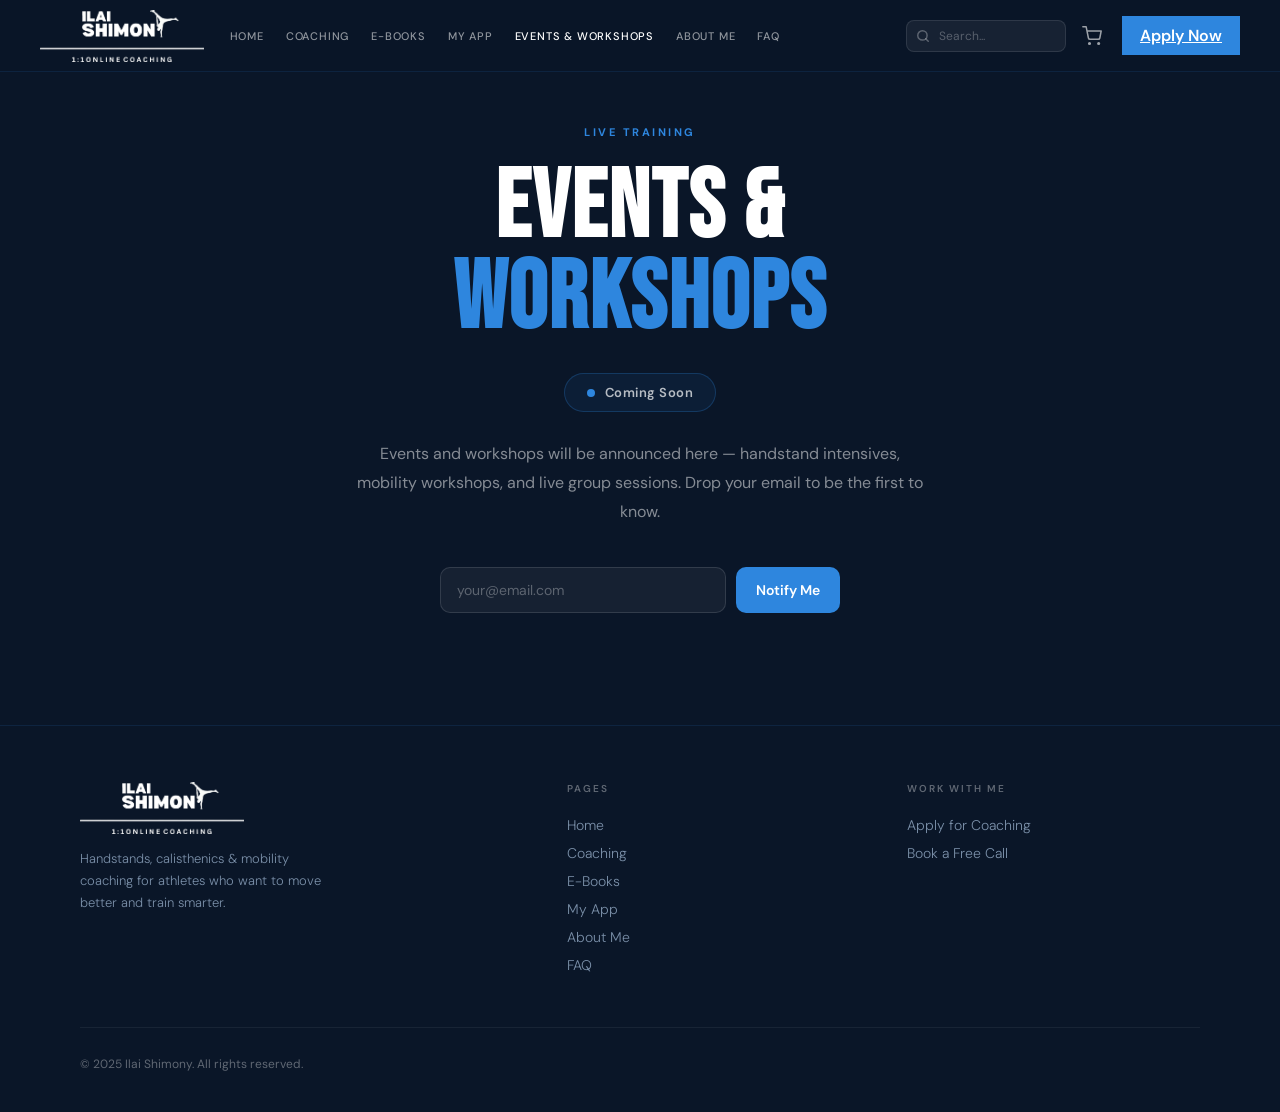
<file: events.html>
<!DOCTYPE html>
<html lang="en">
<head>
<meta charset="UTF-8">
<meta name="viewport" content="width=device-width, initial-scale=1.0">
<title>Events & Workshops — Ilai Shimony</title>
<link href="https://fonts.googleapis.com/css2?family=Bebas+Neue&family=DM+Sans:wght@300;400;500;600&display=swap" rel="stylesheet">
<link rel="stylesheet" href="css/style.css">
<style>
.events-hero {
  min-height: 80vh;
  display: flex;
  align-items: center;
  justify-content: center;
  text-align: center;
  padding: 120px 24px 80px;
}
.events-inner { max-width: 580px; margin: 0 auto; }
.events-tag {
  display: inline-block;
  font-size: 11px;
  font-weight: 700;
  letter-spacing: 2.5px;
  text-transform: uppercase;
  color: #2e86de;
  margin-bottom: 24px;
}
.events-title {
  font-family: 'Bebas Neue', sans-serif;
  font-size: clamp(52px, 12vw, 96px);
  letter-spacing: 2px;
  line-height: 0.95;
  margin-bottom: 28px;
}
.events-title span { color: #2e86de; }
.events-coming-soon {
  display: inline-flex;
  align-items: center;
  gap: 10px;
  background: rgba(46,134,222,0.08);
  border: 1px solid rgba(46,134,222,0.25);
  border-radius: 40px;
  padding: 10px 22px;
  font-size: 13px;
  font-weight: 600;
  color: rgba(255,255,255,0.7);
  letter-spacing: .5px;
  margin-bottom: 28px;
}
.events-coming-soon::before {
  content: '';
  width: 8px;
  height: 8px;
  border-radius: 50%;
  background: #2e86de;
  animation: pulse 1.8s ease-in-out infinite;
}
@keyframes pulse {
  0%, 100% { opacity: 1; transform: scale(1); }
  50% { opacity: 0.4; transform: scale(0.7); }
}
.events-desc {
  font-size: 16px;
  color: rgba(255,255,255,0.5);
  line-height: 1.8;
  margin-bottom: 40px;
}
.events-notify {
  display: flex;
  gap: 10px;
  max-width: 400px;
  margin: 0 auto;
}
.events-notify input {
  flex: 1;
  background: rgba(255,255,255,0.05);
  border: 1px solid rgba(255,255,255,0.12);
  border-radius: 10px;
  padding: 13px 16px;
  font-family: 'DM Sans', sans-serif;
  font-size: 14px;
  color: #fff;
  outline: none;
  transition: border-color 0.2s;
}
.events-notify input::placeholder { color: rgba(255,255,255,0.3); }
.events-notify input:focus { border-color: #2e86de; }
.events-notify button {
  padding: 13px 20px;
  background: #2e86de;
  border: none;
  border-radius: 10px;
  color: #fff;
  font-family: 'DM Sans', sans-serif;
  font-size: 14px;
  font-weight: 600;
  cursor: pointer;
  white-space: nowrap;
  transition: background 0.2s;
}
.events-notify button:hover { background: #54a0ff; }
.events-thankyou { font-size: 13px; color: #54d98c; margin-top: 12px; min-height: 20px; }
</style>
</head>
<body>

<nav>
  <div class="nav-left">
    <a href="index.html" class="logo"><img src="images/logo.png" alt="Ilai Shimony" class="logo-img"></a>
    <div class="nav-links">
    <a href="index.html">Home</a>
    <a href="coaching.html">Coaching</a>
    <a href="ebooks.html">E-Books</a>
    <a href="app.html">My App</a>
    <a href="events.html" class="active">Events &amp; Workshops</a>
    <a href="about.html">About Me</a>
    <a href="faq.html">FAQ</a>
    </div>
  </div>
  <div class="nav-right">
    <div class="nav-search-wrap">
      <svg class="nav-search-icon" width="14" height="14" viewBox="0 0 24 24" fill="none" stroke="currentColor" stroke-width="2.5" stroke-linecap="round" stroke-linejoin="round"><circle cx="11" cy="11" r="8"/><line x1="21" y1="21" x2="16.65" y2="16.65"/></svg>
      <input type="text" class="nav-search-input" id="nav-search-input" placeholder="Search..." autocomplete="off">
      <div class="nav-search-results" id="nav-search-results"></div>
    </div>
    <a href="cart.html" class="nav-cart" aria-label="Cart" style="position:relative;padding:8px 10px;color:rgba(255,255,255,0.6);display:inline-flex;align-items:center;"><svg width="20" height="20" viewBox="0 0 24 24" fill="none" stroke="currentColor" stroke-width="1.8" stroke-linecap="round" stroke-linejoin="round"><circle cx="9" cy="21" r="1"/><circle cx="20" cy="21" r="1"/><path d="M1 1h4l2.68 13.39a2 2 0 0 0 2 1.61h9.72a2 2 0 0 0 2-1.61L23 6H6"/></svg><span class="cart-badge" style="display:none;position:absolute;top:2px;right:2px;background:#2e86de;color:#fff;font-size:10px;font-weight:700;width:16px;height:16px;border-radius:50%;align-items:center;justify-content:center;"></span></a>
    <a href="apply.html" class="nav-apply">Apply Now</a>
  </div>
  <button class="nav-burger" onclick="toggleMenu()" aria-label="Menu"><span></span><span></span><span></span></button>
</nav>
<div class="nav-mobile" id="nav-mobile">
  <div class="nav-mobile-header">
    <a href="index.html" class="logo"><img src="images/logo.png" alt="Ilai Shimony" class="logo-img"></a>
    <button onclick="toggleMenu()" style="background:none;border:none;cursor:pointer;color:#fff;padding:4px;">
      <svg width="24" height="24" viewBox="0 0 24 24" fill="none" stroke="currentColor" stroke-width="2" stroke-linecap="round"><line x1="18" y1="6" x2="6" y2="18"/><line x1="6" y1="6" x2="18" y2="18"/></svg>
    </button>
  </div>
  <div class="nav-mobile-links">
    <a href="index.html">Home</a>
    <a href="coaching.html">Coaching</a>
    <a href="ebooks.html">E-Books</a>
    <a href="app.html">My App</a>
    <a href="events.html">Events &amp; Workshops</a>
    <a href="about.html">About Me</a>
    <a href="faq.html">FAQ</a>
    <a href="cart.html">🛒 Cart</a>
  </div>
  <div class="nav-mobile-footer">
    <a href="apply.html" class="btn-main nav-apply">Apply Now</a>
  </div>
</div>

<section class="events-hero">
  <div class="events-inner">
    <div class="events-tag">Live Training</div>
    <h1 class="events-title">EVENTS &<br><span>WORKSHOPS</span></h1>
    <div class="events-coming-soon">Coming Soon</div>
    <p class="events-desc">Events and workshops will be announced here — handstand intensives, mobility workshops, and live group sessions. Drop your email to be the first to know.</p>
    <div class="events-notify">
      <input type="email" id="notify-email" placeholder="your@email.com">
      <button onclick="notifyMe()">Notify Me</button>
    </div>
    <div class="events-thankyou" id="notify-msg"></div>
  </div>
</section>

<footer>
  <div class="container">
    <div class="footer-grid">
      <div class="footer-brand">
        <img src="images/logo.png" alt="Ilai Shimony" class="logo-img">
        <p>Handstands, calisthenics &amp; mobility coaching for athletes who want to move better and train smarter.</p>
      </div>
      <div class="footer-col">
        <h4>Pages</h4>
        <a href="index.html">Home</a>
        <a href="coaching.html">Coaching</a>
        <a href="ebooks.html">E-Books</a>
        <a href="app.html">My App</a>
        <a href="about.html">About Me</a>
        <a href="faq.html">FAQ</a>
      </div>
      <div class="footer-col">
        <h4>Work With Me</h4>
        <a href="apply.html">Apply for Coaching</a>
        <a href="https://calendar.app.google/KPaWogHwzNpyXrMc8" target="_blank">Book a Free Call</a>
      </div>
    </div>
    <div class="footer-bottom"><span>© 2025 Ilai Shimony. All rights reserved.</span></div>
  </div>
</footer>

<script src="js/main.js"></script>
<script src="js/cart.js"></script>
<script>
function notifyMe() {
  var email = document.getElementById('notify-email').value.trim();
  var msg = document.getElementById('notify-msg');
  if (!email || !email.includes('@')) {
    msg.style.color = '#ff6b6b';
    msg.textContent = 'Please enter a valid email.';
    return;
  }
  msg.style.color = '#54d98c';
  msg.textContent = "You're on the list! I'll reach out when something is announced.";
  document.getElementById('notify-email').value = '';
}
document.getElementById('notify-email').addEventListener('keydown', function(e) {
  if (e.key === 'Enter') notifyMe();
});
</script>
<script src="js/search-data.js"></script>
<script src="js/nav-search.js"></script>
</body>
</html>
</file>
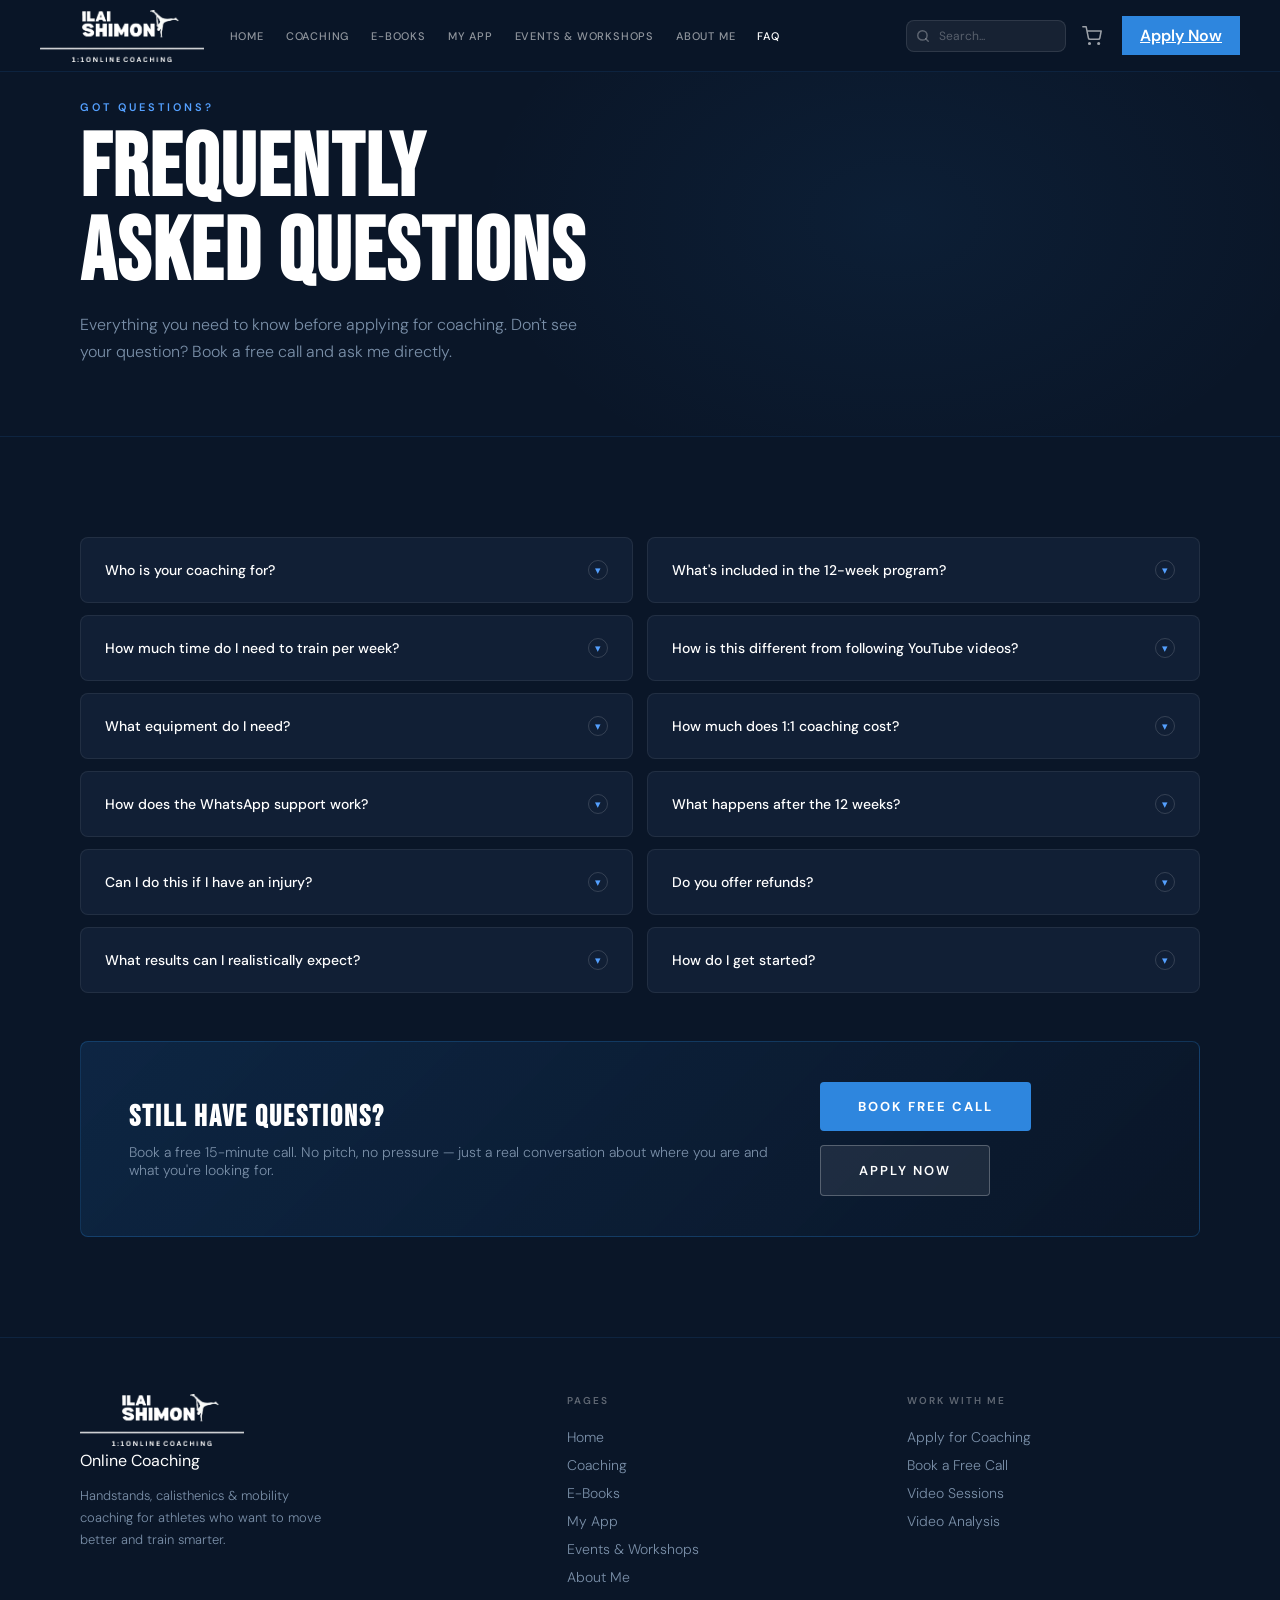
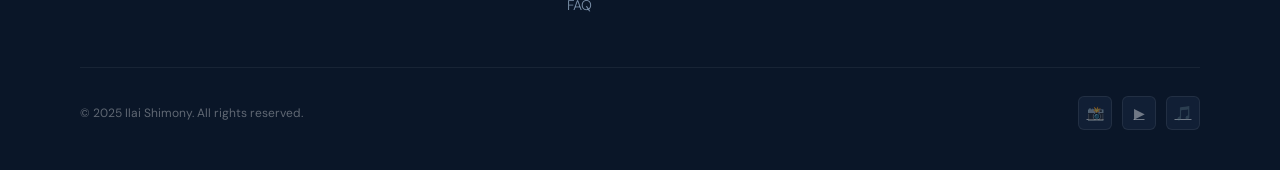
<file: faq.html>
<!DOCTYPE html>
<html lang="en">
<head>
<meta charset="UTF-8">
<meta name="viewport" content="width=device-width, initial-scale=1.0">
<title>FAQ — Ilai Shimony</title>
<link href="https://fonts.googleapis.com/css2?family=Bebas+Neue&family=DM+Sans:wght@300;400;500;600&display=swap" rel="stylesheet">
<link rel="stylesheet" href="css/style.css">
</head>
<body>

<nav>
  <div class="nav-left">
    <a href="index.html" class="logo"><img src="images/logo.png" alt="Ilai Shimony" class="logo-img"></a>
    <div class="nav-links">
    <a href="index.html">Home</a>
    <a href="coaching.html">Coaching</a>
    <a href="ebooks.html">E-Books</a>
    <a href="app.html">My App</a>
    <a href="events.html">Events &amp; Workshops</a>
    <a href="about.html">About Me</a>
    <a href="faq.html" class="active">FAQ</a>
    </div>
  </div>
  <div class="nav-right">
    <div class="nav-search-wrap">
      <svg class="nav-search-icon" width="14" height="14" viewBox="0 0 24 24" fill="none" stroke="currentColor" stroke-width="2.5" stroke-linecap="round" stroke-linejoin="round"><circle cx="11" cy="11" r="8"/><line x1="21" y1="21" x2="16.65" y2="16.65"/></svg>
      <input type="text" class="nav-search-input" id="nav-search-input" placeholder="Search..." autocomplete="off">
      <div class="nav-search-results" id="nav-search-results"></div>
    </div>
    <a href="cart.html" class="nav-cart" aria-label="Cart" style="position:relative;padding:8px 10px;color:rgba(255,255,255,0.6);display:inline-flex;align-items:center;"><svg width="20" height="20" viewBox="0 0 24 24" fill="none" stroke="currentColor" stroke-width="1.8" stroke-linecap="round" stroke-linejoin="round"><circle cx="9" cy="21" r="1"/><circle cx="20" cy="21" r="1"/><path d="M1 1h4l2.68 13.39a2 2 0 0 0 2 1.61h9.72a2 2 0 0 0 2-1.61L23 6H6"/></svg><span class="cart-badge" style="display:none;position:absolute;top:2px;right:2px;background:#2e86de;color:#fff;font-size:10px;font-weight:700;width:16px;height:16px;border-radius:50%;align-items:center;justify-content:center;"></span></a>
    <a href="apply.html" class="nav-apply">Apply Now</a>
  </div>
  <button class="nav-burger" onclick="toggleMenu()" aria-label="Menu"><span></span><span></span><span></span></button>
</nav>
<div class="nav-mobile" id="nav-mobile">
  <div class="nav-mobile-header">
    <a href="index.html" class="logo">
      <img src="images/logo.png" alt="Ilai Shimony" class="logo-img">
    </a>
    <button onclick="toggleMenu()" style="background:none;border:none;cursor:pointer;color:#fff;padding:4px;">
      <svg width="24" height="24" viewBox="0 0 24 24" fill="none" stroke="currentColor" stroke-width="2" stroke-linecap="round"><line x1="18" y1="6" x2="6" y2="18"/><line x1="6" y1="6" x2="18" y2="18"/></svg>
    </button>
  </div>
  <div class="nav-mobile-links">
    <a href="index.html">Home</a>
    <a href="coaching.html">Coaching</a>
    <a href="ebooks.html">E-Books</a>
    
    <a href="app.html">My App</a>
    <a href="events.html">Events &amp; Workshops</a>
    <a href="about.html">About Me</a>
    <a href="faq.html">FAQ</a>
  </div>
  <div class="nav-mobile-footer">
    <a href="apply.html" class="btn-main nav-apply">Apply Now</a>
  </div>
</div>

<!-- PAGE HERO -->
<section class="page-hero">
  <div class="page-hero-bg"></div>
  <div class="container page-hero-content">
    <div class="tag">Got Questions?</div>
    <h1>FREQUENTLY<br>ASKED QUESTIONS</h1>
    <p>Everything you need to know before applying for coaching. Don't see your question? Book a free call and ask me directly.</p>
  </div>
</section>

<!-- FAQ -->
<section class="section">
  <div class="container">
    <div class="faq-grid">

      <!-- LEFT COLUMN -->
      <div style="display:flex;flex-direction:column;gap:12px;">

        <div class="faq-item">
          <button class="faq-q" onclick="toggleFaq(this)">
            Who is your coaching for?
            <span class="faq-chevron">▾</span>
          </button>
          <div class="faq-a">My coaching is for anyone serious about improving their handstands, calisthenics, or mobility — from complete beginners to athletes who've been training for years and hit a plateau. You don't need to be at a certain level to start. You just need to be committed.</div>
        </div>

        <div class="faq-item">
          <button class="faq-q" onclick="toggleFaq(this)">
            How much time do I need to train per week?
            <span class="faq-chevron">▾</span>
          </button>
          <div class="faq-a">Your program is built around your availability. Whether you have 3 hours or 10 hours a week, I'll design something that works within your schedule. The key is consistency — not volume.</div>
        </div>

        <div class="faq-item">
          <button class="faq-q" onclick="toggleFaq(this)">
            What equipment do I need?
            <span class="faq-chevron">▾</span>
          </button>
          <div class="faq-a">Minimal. Most training can be done with just a pull-up bar and floor space. If you have access to rings, parallettes, or a gym, I can incorporate those too. We work with what you have.</div>
        </div>

        <div class="faq-item">
          <button class="faq-q" onclick="toggleFaq(this)">
            How does the WhatsApp support work?
            <span class="faq-chevron">▾</span>
          </button>
          <div class="faq-a">You get my personal WhatsApp number. You can send me videos of your training, ask questions, report how sessions went, or flag any pain or discomfort. I typically respond within a few hours — usually much faster.</div>
        </div>

        <div class="faq-item">
          <button class="faq-q" onclick="toggleFaq(this)">
            Can I do this if I have an injury?
            <span class="faq-chevron">▾</span>
          </button>
          <div class="faq-a">Yes, in most cases. I've worked with athletes coming back from wrist injuries, shoulder issues, lower back problems, and more. I tailor the program specifically around your situation. However, if you have a serious medical condition, please consult a doctor first.</div>
        </div>

        <div class="faq-item">
          <button class="faq-q" onclick="toggleFaq(this)">
            What results can I realistically expect?
            <span class="faq-chevron">▾</span>
          </button>
          <div class="faq-a">Results depend on your starting point, your goals, and how consistently you train. Most athletes see significant improvements within the first 4–6 weeks when they follow the program. I'll be honest with you about what's realistic for your specific situation during our intro call.</div>
        </div>

      </div>

      <!-- RIGHT COLUMN -->
      <div style="display:flex;flex-direction:column;gap:12px;">

        <div class="faq-item">
          <button class="faq-q" onclick="toggleFaq(this)">
            What's included in the 12-week program?
            <span class="faq-chevron">▾</span>
          </button>
          <div class="faq-a">A fully personalized training program delivered through my coaching app, monthly 1:1 video calls, unlimited WhatsApp support, video analysis whenever you need it, ongoing program adjustments, and access to a private client community.</div>
        </div>

        <div class="faq-item">
          <button class="faq-q" onclick="toggleFaq(this)">
            How is this different from following YouTube videos?
            <span class="faq-chevron">▾</span>
          </button>
          <div class="faq-a">YouTube gives you generic content made for nobody in particular. Coaching gives you a program built specifically for you, with someone watching your progress and adjusting as you go. The difference in results is night and day — and you waste far less time.</div>
        </div>

        <div class="faq-item">
          <button class="faq-q" onclick="toggleFaq(this)">
            How much does 1:1 coaching cost?
            <span class="faq-chevron">▾</span>
          </button>
          <div class="faq-a">Pricing is shared after your application and intro call. It varies based on your goals and the level of support you need. If you want a ballpark before applying, book a free 15-minute call and I'll walk you through the options.</div>
        </div>

        <div class="faq-item">
          <button class="faq-q" onclick="toggleFaq(this)">
            What happens after the 12 weeks?
            <span class="faq-chevron">▾</span>
          </button>
          <div class="faq-a">Most clients continue coaching after the initial 12 weeks either at the same level or stepping down to a maintenance/check-in plan. You'll also have everything you need to continue training independently if you prefer.</div>
        </div>

        <div class="faq-item">
          <button class="faq-q" onclick="toggleFaq(this)">
            Do you offer refunds?
            <span class="faq-chevron">▾</span>
          </button>
          <div class="faq-a">I'm selective about who I work with specifically to avoid this situation. I only accept clients I genuinely believe I can help. If something isn't working in the first two weeks, I'll make it right — we'll talk and find a solution together.</div>
        </div>

        <div class="faq-item">
          <button class="faq-q" onclick="toggleFaq(this)">
            How do I get started?
            <span class="faq-chevron">▾</span>
          </button>
          <div class="faq-a">Click "Apply Now" and fill out the short application form. I'll review it and get back to you within 24 hours to schedule a free intro call. From there, if it's a good fit, we'll get your program started within a few days.</div>
        </div>

      </div>
    </div>

    <!-- STILL HAVE QUESTIONS CTA -->
    <div class="faq-cta">
      <div>
        <h3>STILL HAVE QUESTIONS?</h3>
        <p>Book a free 15-minute call. No pitch, no pressure — just a real conversation about where you are and what you're looking for.</p>
      </div>
      <div style="display:flex;gap:14px;flex-wrap:wrap;">
        <a href="https://calendar.app.google/KPaWogHwzNpyXrMc8" target="_blank" class="btn-main">Book Free Call</a>
        <a href="apply.html" class="btn-ghost">Apply Now</a>
      </div>
    </div>

  </div>
</section>

<footer>
  <div class="container">
    <div class="footer-grid">
      <div class="footer-brand">
        <img src="images/logo.png" alt="Ilai Shimony" class="logo-img">
        <div class="logo-sub" style="margin-top:4px;">Online Coaching</div>
        <p>Handstands, calisthenics &amp; mobility coaching for athletes who want to move better and train smarter.</p>
      </div>
      <div class="footer-col">
        <h4>Pages</h4>
        <a href="index.html">Home</a>
        <a href="coaching.html">Coaching</a>
        <a href="ebooks.html">E-Books</a>
    
    <a href="app.html">My App</a>
        <a href="events.html">Events &amp; Workshops</a>
    <a href="about.html">About Me</a>
        <a href="faq.html">FAQ</a>
      </div>
      <div class="footer-col">
        <h4>Work With Me</h4>
        <a href="apply.html">Apply for Coaching</a>
        <a href="https://calendar.app.google/KPaWogHwzNpyXrMc8" target="_blank">Book a Free Call</a>
        <a href="https://rupa.pro/ilaishimony1/11_video_call_session_" target="_blank">Video Sessions</a>
        <a href="https://rupa.pro/ilaishimony1/video_analysis" target="_blank">Video Analysis</a>
      </div>
    </div>
    <div class="footer-bottom">
      <span>© 2025 Ilai Shimony. All rights reserved.</span>
      <div class="footer-social">
        <a href="#" class="social-link" aria-label="Instagram">📸</a>
        <a href="#" class="social-link" aria-label="YouTube">▶</a>
        <a href="#" class="social-link" aria-label="TikTok">🎵</a>
      </div>
    </div>
  </div>
</footer>

<script src="js/main.js"></script>
<script src="js/cart.js"></script>
<script src="js/search-data.js"></script>
<script src="js/nav-search.js"></script>
</body>
</html>
</file>
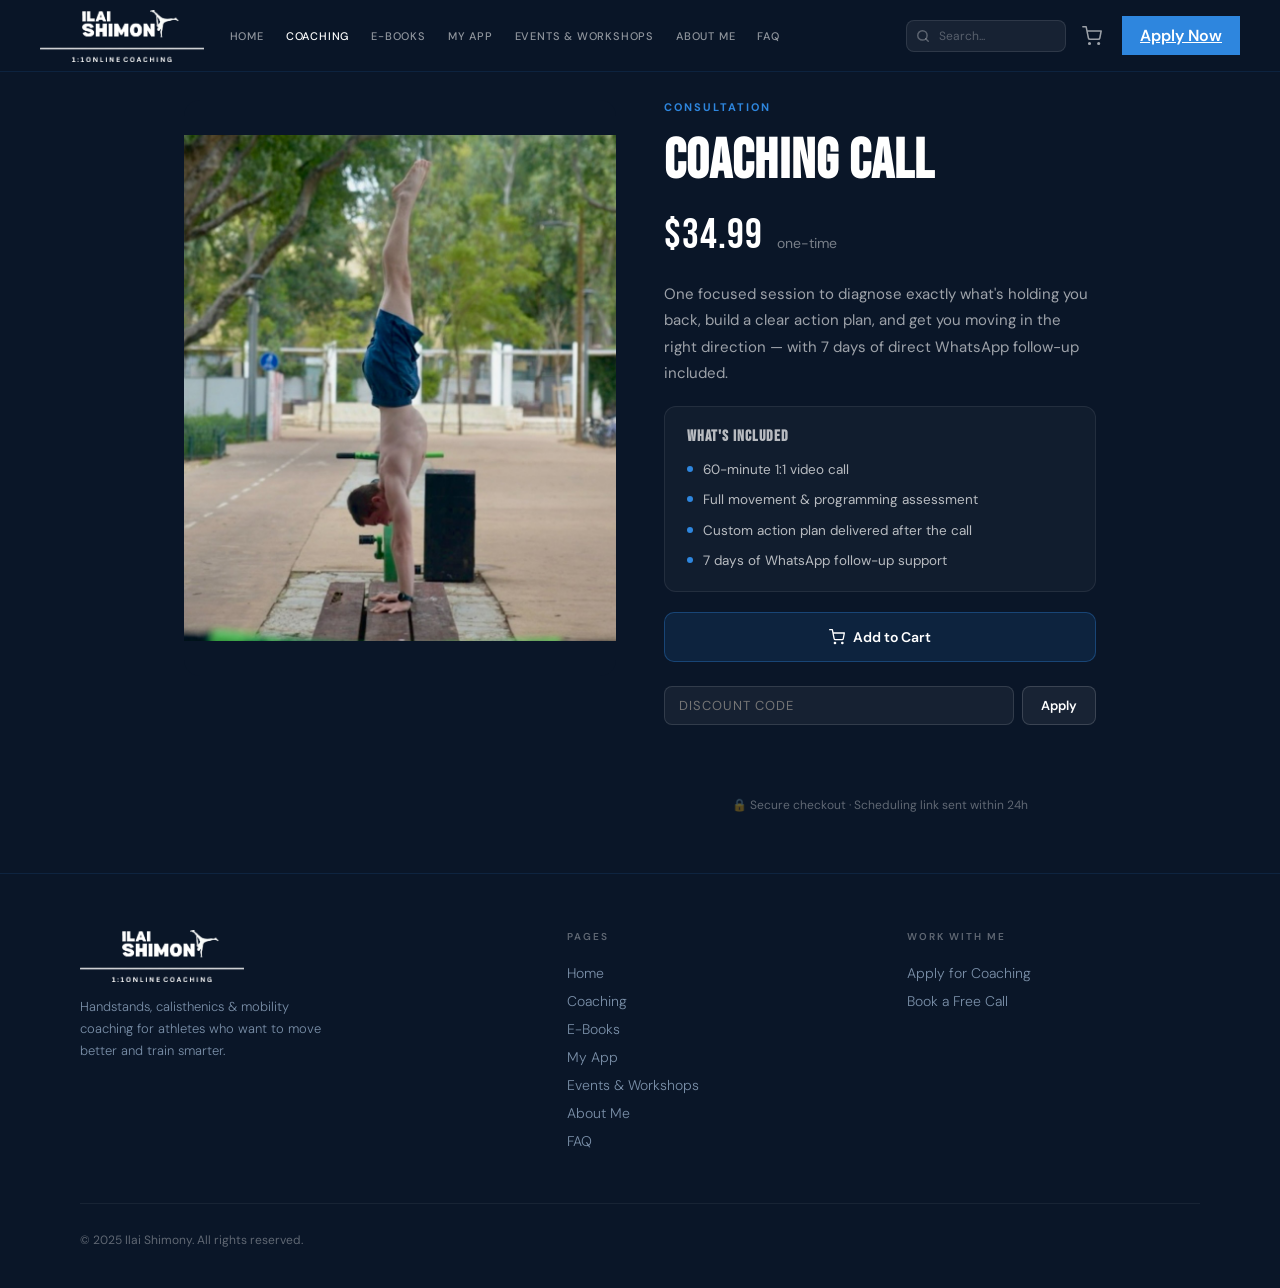
<file: product-coaching-call.html>
<!DOCTYPE html>
<html lang="en">
<head>
<meta charset="UTF-8">
<meta name="viewport" content="width=device-width, initial-scale=1.0">
<title>Coaching Call — Ilai Shimony</title>
<link href="https://fonts.googleapis.com/css2?family=Bebas+Neue&family=DM+Sans:wght@300;400;500;600&display=swap" rel="stylesheet">
<link rel="stylesheet" href="css/style.css">
<style>
.pd-hero { padding: 100px 24px 60px; max-width: 960px; margin: 0 auto; }
.pd-grid { display: grid; grid-template-columns: 1fr 1fr; gap: 48px; align-items: start; }
.pd-thumb { border-radius: 16px; overflow: hidden; background: #0a1628; aspect-ratio: 3/4; position: relative; }
.pd-thumb img { width: 100%; height: 100%; object-fit: contain; object-position: center; }
.pd-info { display: flex; flex-direction: column; gap: 20px; }
.pd-cat { font-size: 11px; font-weight: 700; letter-spacing: 2px; text-transform: uppercase; color: #2e86de; }
.pd-title { font-family: 'Bebas Neue', sans-serif; font-size: clamp(36px, 7vw, 56px); letter-spacing: 1px; line-height: 1.0; }
.pd-price { font-family: 'Bebas Neue', sans-serif; font-size: 42px; letter-spacing: 1px; }
.pd-price span { font-family: 'DM Sans', sans-serif; font-size: 14px; font-weight: 400; color: rgba(255,255,255,0.45); letter-spacing: 0; margin-left: 6px; }
.pd-desc { font-size: 15px; color: rgba(255,255,255,0.6); line-height: 1.75; }
.pd-includes { background: rgba(255,255,255,0.03); border: 1px solid rgba(255,255,255,0.08); border-radius: 12px; padding: 20px 22px; }
.pd-includes h4 { font-family: 'Bebas Neue', sans-serif; font-size: 16px; letter-spacing: 1px; margin-bottom: 14px; color: rgba(255,255,255,0.7); }
.pd-includes ul { list-style: none; display: flex; flex-direction: column; gap: 10px; }
.pd-includes li { display: flex; align-items: flex-start; gap: 10px; font-size: 13.5px; color: rgba(255,255,255,0.7); line-height: 1.5; }
.pd-includes li::before { content: ''; width: 6px; height: 6px; border-radius: 50%; background: #2e86de; flex-shrink: 0; margin-top: 6px; }
.pd-actions { display: flex; flex-direction: column; gap: 12px; }
.btn-add-cart { display: flex; align-items: center; justify-content: center; gap: 8px; width: 100%; padding: 15px; background: rgba(46,134,222,0.12); border: 1px solid rgba(46,134,222,0.35); border-radius: 10px; color: #fff; font-family: 'DM Sans', sans-serif; font-size: 14px; font-weight: 600; cursor: pointer; transition: background 0.2s; }
.btn-add-cart:hover { background: rgba(46,134,222,0.22); }
#paypal-button-container { margin-top: 4px; }
.pd-guarantee { display: flex; align-items: center; gap: 8px; font-size: 12px; color: rgba(255,255,255,0.35); justify-content: center; }
@media (max-width: 700px) {
  .pd-grid { grid-template-columns: 1fr; gap: 28px; }
  .pd-thumb { aspect-ratio: 4/3; max-height: 320px; }
  .pd-hero { padding: 90px 20px 48px; }
}
</style>
</head>
<body>

<nav>
  <div class="nav-left">
    <a href="index.html" class="logo"><img src="images/logo.png" alt="Ilai Shimony" class="logo-img"></a>
    <div class="nav-links">
    <a href="index.html">Home</a>
    <a href="coaching.html" class="active">Coaching</a>
    <a href="ebooks.html">E-Books</a>
    <a href="app.html">My App</a>
    <a href="events.html">Events &amp; Workshops</a>
    <a href="about.html">About Me</a>
    <a href="faq.html">FAQ</a>
    </div>
  </div>
  <div class="nav-right">
    <div class="nav-search-wrap">
      <svg class="nav-search-icon" width="14" height="14" viewBox="0 0 24 24" fill="none" stroke="currentColor" stroke-width="2.5" stroke-linecap="round" stroke-linejoin="round"><circle cx="11" cy="11" r="8"/><line x1="21" y1="21" x2="16.65" y2="16.65"/></svg>
      <input type="text" class="nav-search-input" id="nav-search-input" placeholder="Search..." autocomplete="off">
      <div class="nav-search-results" id="nav-search-results"></div>
    </div>
    <a href="cart.html" class="nav-cart" aria-label="Cart" style="position:relative;padding:8px 10px;color:rgba(255,255,255,0.6);display:inline-flex;align-items:center;"><svg width="20" height="20" viewBox="0 0 24 24" fill="none" stroke="currentColor" stroke-width="1.8" stroke-linecap="round" stroke-linejoin="round"><circle cx="9" cy="21" r="1"/><circle cx="20" cy="21" r="1"/><path d="M1 1h4l2.68 13.39a2 2 0 0 0 2 1.61h9.72a2 2 0 0 0 2-1.61L23 6H6"/></svg><span class="cart-badge" style="display:none;position:absolute;top:2px;right:2px;background:#2e86de;color:#fff;font-size:10px;font-weight:700;width:16px;height:16px;border-radius:50%;align-items:center;justify-content:center;"></span></a>
    <a href="apply.html" class="nav-apply">Apply Now</a>
  </div>
  <button class="nav-burger" onclick="toggleMenu()" aria-label="Menu"><span></span><span></span><span></span></button>
</nav>
<div class="nav-mobile" id="nav-mobile">
  <div class="nav-mobile-header">
    <a href="index.html" class="logo"><img src="images/logo.png" alt="Ilai Shimony" class="logo-img"></a>
    <button onclick="toggleMenu()" style="background:none;border:none;cursor:pointer;color:#fff;padding:4px;">
      <svg width="24" height="24" viewBox="0 0 24 24" fill="none" stroke="currentColor" stroke-width="2" stroke-linecap="round"><line x1="18" y1="6" x2="6" y2="18"/><line x1="6" y1="6" x2="18" y2="18"/></svg>
    </button>
  </div>
  <div class="nav-mobile-links">
    <a href="index.html">Home</a>
    <a href="coaching.html">Coaching</a>
    <a href="ebooks.html">E-Books</a>
    <a href="app.html">My App</a>
    <a href="events.html">Events &amp; Workshops</a>
    <a href="about.html">About Me</a>
    <a href="faq.html">FAQ</a>
    <a href="cart.html">🛒 Cart</a>
  </div>
  <div class="nav-mobile-footer">
    <a href="apply.html" class="btn-main nav-apply">Apply Now</a>
  </div>
</div>

<div id="cart-toast" style="position:fixed;bottom:24px;left:50%;transform:translateX(-50%);background:#1e3a5f;border:1px solid rgba(46,134,222,0.4);color:#fff;padding:12px 22px;border-radius:30px;font-size:13px;font-weight:500;z-index:9999;opacity:0;transition:opacity 0.3s;pointer-events:none;white-space:nowrap;"></div>

<section class="pd-hero">
  <div class="pd-grid">
    <div class="pd-thumb">
      <img src="images/compressed_1.jpg" alt="Coaching Call">
    </div>
    <div class="pd-info">
      <div class="pd-cat">Consultation</div>
      <h1 class="pd-title">COACHING CALL</h1>
      <div class="pd-price" id="pd-price">$34.99 <span>one-time</span></div>
      <p class="pd-desc">One focused session to diagnose exactly what's holding you back, build a clear action plan, and get you moving in the right direction — with 7 days of direct WhatsApp follow-up included.</p>

      <div class="pd-includes">
        <h4>What's Included</h4>
        <ul>
          <li>60-minute 1:1 video call</li>
          <li>Full movement & programming assessment</li>
          <li>Custom action plan delivered after the call</li>
          <li>7 days of WhatsApp follow-up support</li>
        </ul>
      </div>

      <div class="pd-actions">
        <button class="btn-add-cart" onclick="addToCart()">
          <svg width="16" height="16" viewBox="0 0 24 24" fill="none" stroke="currentColor" stroke-width="2" stroke-linecap="round" stroke-linejoin="round"><circle cx="9" cy="21" r="1"/><circle cx="20" cy="21" r="1"/><path d="M1 1h4l2.68 13.39a2 2 0 0 0 2 1.61h9.72a2 2 0 0 0 2-1.61L23 6H6"/></svg>
          Add to Cart
        </button>
        <div id="discount-tag-area"></div>
        <div class="discount-row">
          <input type="text" id="discount-input" placeholder="Discount code">
          <button onclick="applyDiscount()">Apply</button>
        </div>
        <div class="discount-msg" id="discount-msg"></div>
        <div id="paypal-container"></div>
      </div>

      <p class="pd-guarantee">🔒 Secure checkout · Scheduling link sent within 24h</p>
    </div>
  </div>
</section>

<footer>
  <div class="container">
    <div class="footer-grid">
      <div class="footer-brand">
        <img src="images/logo.png" alt="Ilai Shimony" class="logo-img">
        <p>Handstands, calisthenics &amp; mobility coaching for athletes who want to move better and train smarter.</p>
      </div>
      <div class="footer-col">
        <h4>Pages</h4>
        <a href="index.html">Home</a>
        <a href="coaching.html">Coaching</a>
        <a href="ebooks.html">E-Books</a>
        <a href="app.html">My App</a>
        <a href="events.html">Events &amp; Workshops</a>
    <a href="about.html">About Me</a>
        <a href="faq.html">FAQ</a>
      </div>
      <div class="footer-col">
        <h4>Work With Me</h4>
        <a href="apply.html">Apply for Coaching</a>
        <a href="https://calendar.app.google/KPaWogHwzNpyXrMc8" target="_blank">Book a Free Call</a>
      </div>
    </div>
    <div class="footer-bottom"><span>© 2025 Ilai Shimony. All rights reserved.</span></div>
  </div>
</footer>

<script src="js/main.js"></script>
<script src="js/cart.js"></script>
<script src="js/discounts.js"></script>
<script src="https://www.paypal.com/sdk/js?client-id=BAAqCce0c6DNLsGsK0QHaYDep0-XiXFGlJIjsgF-JEuC0TmOQgvr-K1SaLkacgLlnEBByQsAjCQnS_3gYQ&currency=USD&disable-funding=venmo"></script>
<script>
var PRODUCT = { id: 'coaching-call', name: 'Coaching Call', price: 34.99, img: 'images/compressed_1.jpg' };

function addToCart() { Cart.add(PRODUCT); }

function updatePriceDisplay() {
  var disc = ActiveDiscount.discountedPrice(PRODUCT);
  var el = document.getElementById('pd-price');
  el.innerHTML = disc < PRODUCT.price
    ? '<span style="text-decoration:line-through;opacity:.4;font-size:28px;">$' + PRODUCT.price.toFixed(2) + '</span> <span style="color:#54d98c;">$' + disc.toFixed(2) + '</span> <span>one-time</span>'
    : '$' + PRODUCT.price.toFixed(2) + ' <span>one-time</span>';
}

function refreshDiscountTag() {
  var d = ActiveDiscount.get();
  document.getElementById('discount-tag-area').innerHTML = d
    ? '<div class="discount-tag">' + d.code + ' — ' + d.percent + '% off <button onclick="removeDiscount()">✕</button></div>'
    : '';
}

function applyDiscount() {
  var code = document.getElementById('discount-input').value.trim();
  var msg = document.getElementById('discount-msg');
  if (!code) return;
  var result = ActiveDiscount.apply(code);
  if (result.ok) {
    msg.textContent = '';
    msg.className = 'discount-msg';
    document.getElementById('discount-input').value = '';
    updatePriceDisplay();
    refreshDiscountTag();
  } else {
    msg.textContent = result.msg;
    msg.className = 'discount-msg err';
  }
}

function removeDiscount() {
  ActiveDiscount.clear();
  updatePriceDisplay();
  refreshDiscountTag();
}

document.addEventListener('DOMContentLoaded', function () {
  document.getElementById('discount-input').addEventListener('keydown', function (e) { if (e.key === 'Enter') applyDiscount(); });
  updatePriceDisplay();
  refreshDiscountTag();
  paypal.Buttons({
    style: { layout: 'vertical', color: 'gold', shape: 'rect', label: 'buynow', height: 44 },
    createOrder: function (data, actions) {
      var finalPrice = ActiveDiscount.discountedPrice(PRODUCT);
      return actions.order.create({ purchase_units: [{ amount: { value: finalPrice.toFixed(2) }, description: PRODUCT.name + ' — Ilai Shimony' }] });
    },
    onApprove: function (data, actions) {
      return actions.order.capture().then(function () { window.location.href = 'thankyou.html'; });
    },
    onError: function (err) { console.error('PayPal error', err); }
  }).render('#paypal-container');
});
document.head.insertAdjacentHTML('beforeend', '<style>#cart-toast.visible{opacity:1!important;}</style>');
</script>
<script src="js/search-data.js"></script>
<script src="js/nav-search.js"></script>
</body>
</html>
</file>
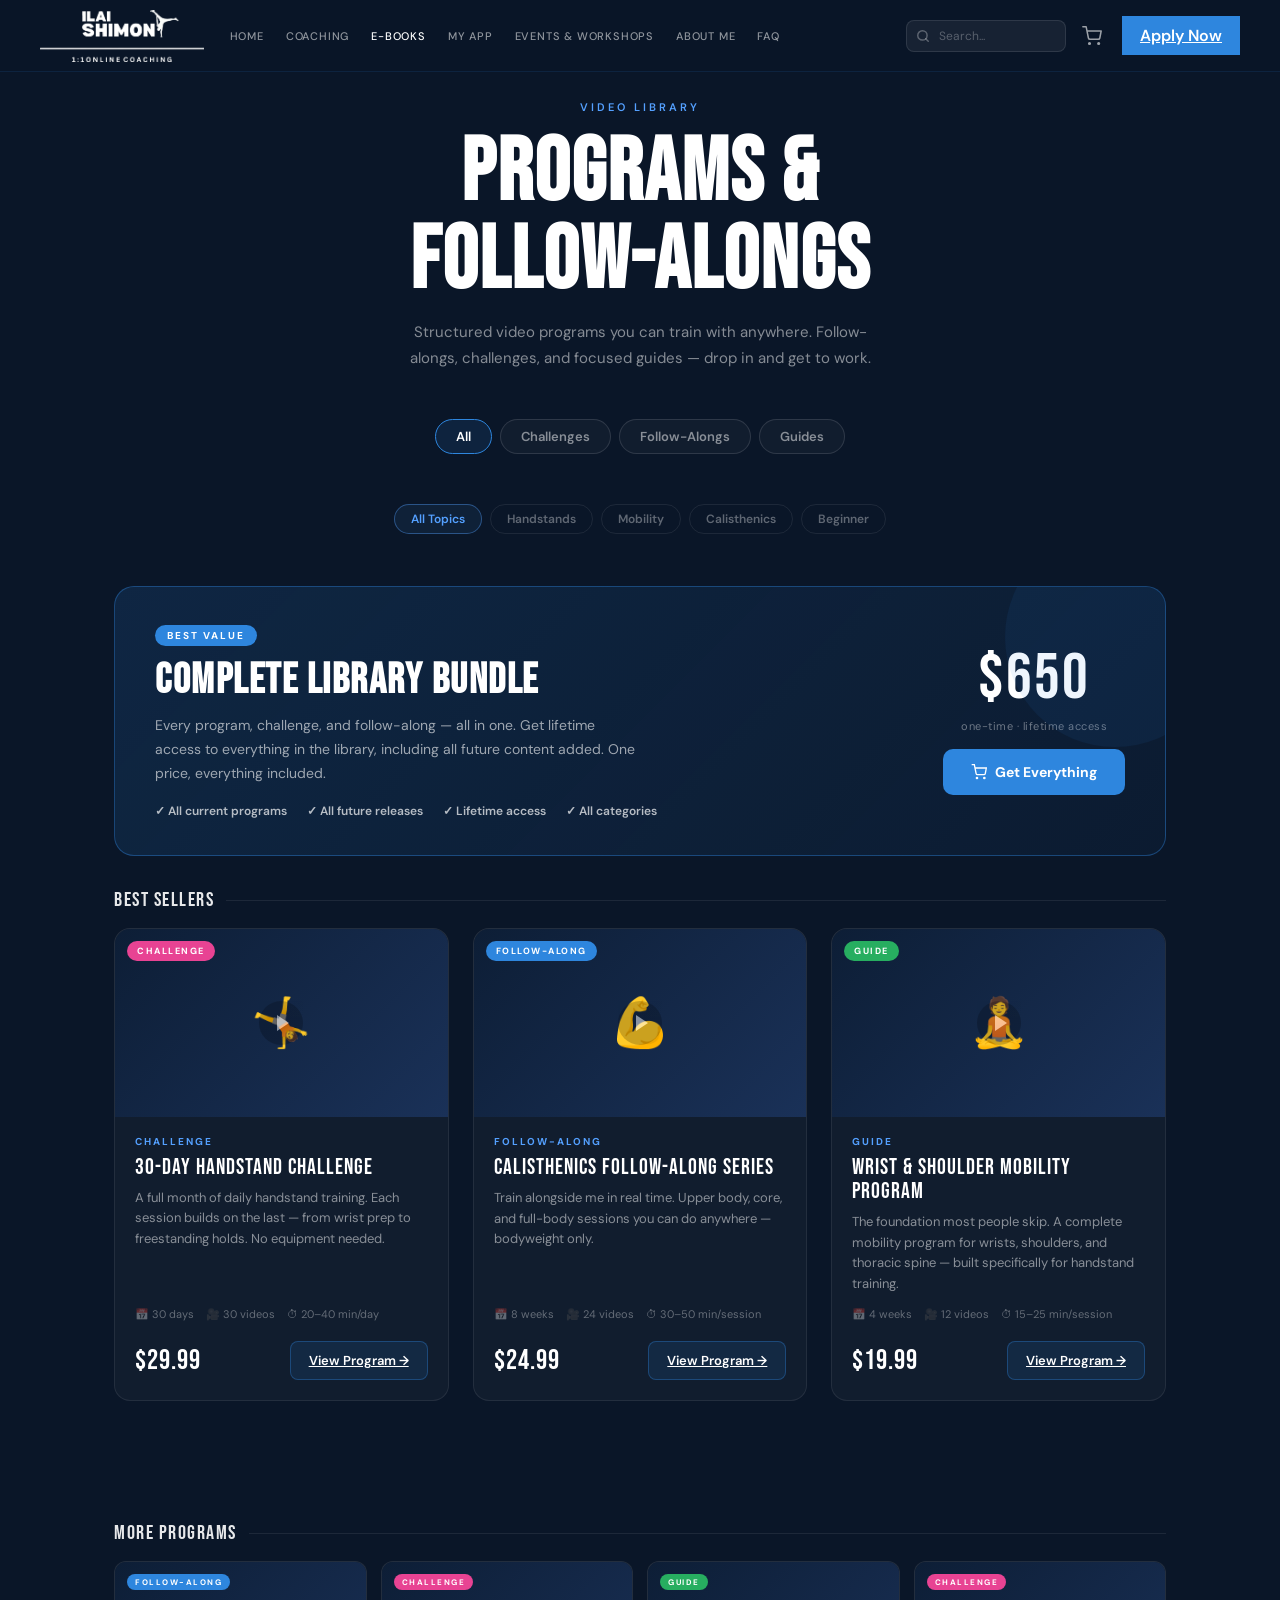
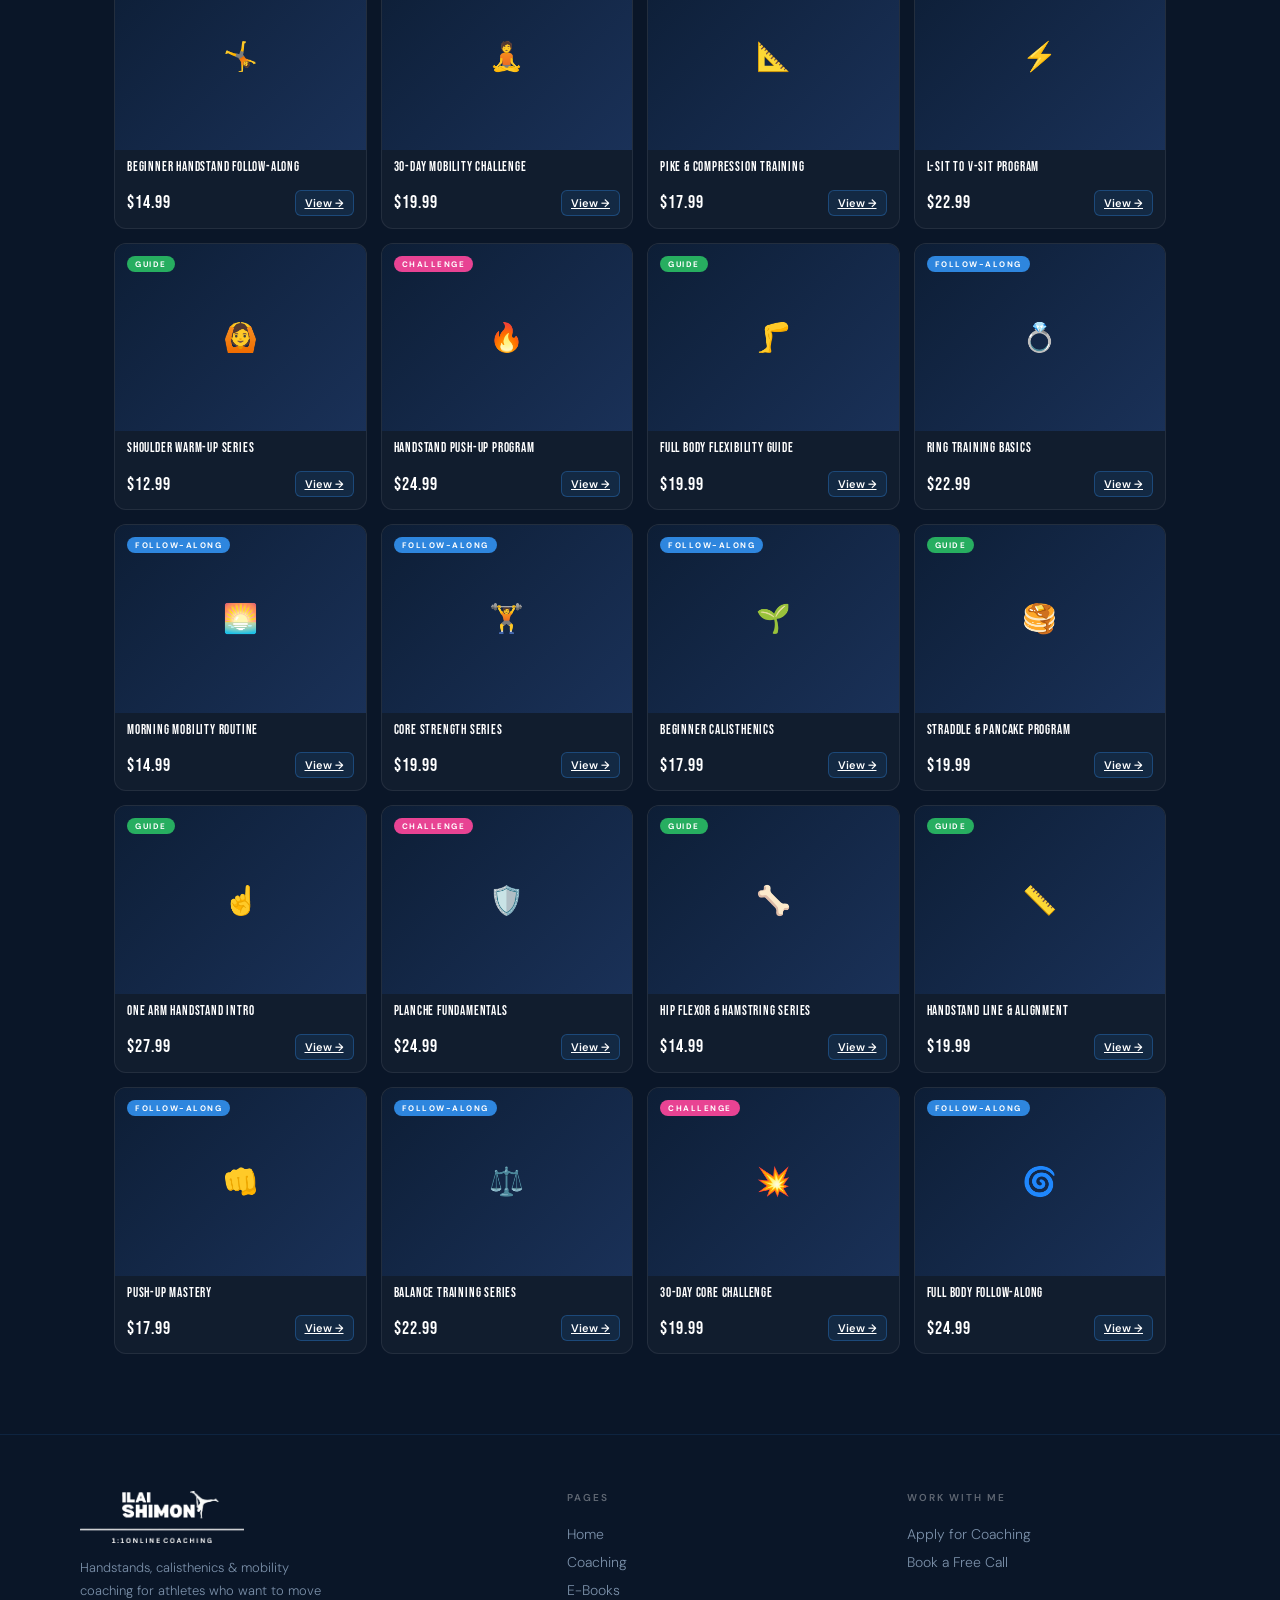
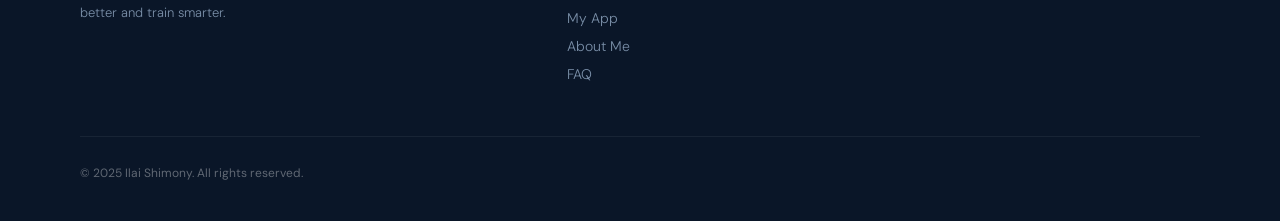
<file: product-ebook.html>
<!DOCTYPE html>
<html lang="en">
<head>
<meta charset="UTF-8">
<meta name="viewport" content="width=device-width, initial-scale=1.0">
<title>Program — Ilai Shimony</title>
<link href="https://fonts.googleapis.com/css2?family=Bebas+Neue&family=DM+Sans:wght@300;400;500;600&display=swap" rel="stylesheet">
<link rel="stylesheet" href="css/style.css">
<style>
.pd-hero {
  padding: 100px 24px 60px;
  max-width: 960px;
  margin: 0 auto;
}
.pd-back {
  display: inline-flex; align-items: center; gap: 6px;
  font-size: 13px; font-weight: 600; color: rgba(255,255,255,0.4);
  text-decoration: none; margin-bottom: 32px;
  transition: color 0.2s;
}
.pd-back:hover { color: rgba(255,255,255,0.8); }
.pd-grid {
  display: grid;
  grid-template-columns: 1fr 1fr;
  gap: 48px;
  align-items: start;
}
.pd-thumb {
  border-radius: 16px;
  overflow: hidden;
  background: linear-gradient(135deg, #0d1e36, #1a3158);
  aspect-ratio: 4/3;
  position: relative;
  display: flex; align-items: center; justify-content: center;
}
.pd-thumb-emoji { font-size: 96px; }
.pd-badge {
  position: absolute; top: 14px; left: 14px;
  color: #fff; font-size: 10px; font-weight: 700;
  letter-spacing: 1.5px; text-transform: uppercase;
  padding: 5px 12px; border-radius: 20px; z-index: 2;
}
.pd-meta-pills {
  display: flex; flex-wrap: wrap; gap: 8px; margin-top: 20px;
}
.pd-pill {
  background: rgba(255,255,255,0.05);
  border: 1px solid rgba(255,255,255,0.1);
  border-radius: 30px; padding: 6px 14px;
  font-size: 12px; color: rgba(255,255,255,0.6); font-weight: 500;
}
.pd-info { display: flex; flex-direction: column; gap: 20px; }
.pd-cat {
  font-size: 11px; font-weight: 700;
  letter-spacing: 2px; text-transform: uppercase; color: #2e86de;
}
.pd-title {
  font-family: 'Bebas Neue', sans-serif;
  font-size: clamp(32px, 6vw, 52px);
  letter-spacing: 1px; line-height: 1.0;
}
.pd-tagline {
  font-size: 16px; color: rgba(255,255,255,0.5);
  line-height: 1.7; margin-top: -8px;
}
.pd-desc {
  font-size: 14.5px; color: rgba(255,255,255,0.6); line-height: 1.8;
}
.pd-price {
  font-family: 'Bebas Neue', sans-serif;
  font-size: 46px; letter-spacing: 1px; color: #fff;
}
.pd-price span {
  font-family: 'DM Sans', sans-serif; font-size: 14px;
  font-weight: 400; color: rgba(255,255,255,0.45);
  letter-spacing: 0; margin-left: 6px;
}
.pd-includes {
  background: rgba(255,255,255,0.03);
  border: 1px solid rgba(255,255,255,0.08);
  border-radius: 12px; padding: 20px 22px;
}
.pd-includes h4 {
  font-family: 'Bebas Neue', sans-serif; font-size: 16px;
  letter-spacing: 1px; margin-bottom: 14px; color: rgba(255,255,255,0.7);
}
.pd-includes ul { list-style: none; display: flex; flex-direction: column; gap: 10px; }
.pd-includes li {
  display: flex; align-items: flex-start; gap: 10px;
  font-size: 13.5px; color: rgba(255,255,255,0.7); line-height: 1.5;
}
.pd-includes li::before {
  content: ''; width: 6px; height: 6px; border-radius: 50%;
  background: #2e86de; flex-shrink: 0; margin-top: 6px;
}
.pd-actions { display: flex; flex-direction: column; gap: 12px; }
.btn-add-cart {
  display: flex; align-items: center; justify-content: center;
  gap: 8px; width: 100%; padding: 15px;
  background: rgba(46,134,222,0.12);
  border: 1px solid rgba(46,134,222,0.35);
  border-radius: 10px; color: #fff;
  font-family: 'DM Sans', sans-serif; font-size: 14px; font-weight: 600;
  letter-spacing: .5px; cursor: pointer;
  transition: background 0.2s, border-color 0.2s;
}
.btn-add-cart:hover { background: rgba(46,134,222,0.22); border-color: rgba(46,134,222,0.6); }
#paypal-container { margin-top: 4px; }
.pd-guarantee {
  display: flex; align-items: center; gap: 8px;
  font-size: 12px; color: rgba(255,255,255,0.35); justify-content: center;
}
@media (max-width: 700px) {
  .pd-grid { grid-template-columns: 1fr; gap: 28px; }
  .pd-thumb { aspect-ratio: 16/9; }
  .pd-thumb-emoji { font-size: 64px; }
  .pd-hero { padding: 90px 20px 48px; }
}
</style>
</head>
<body>

<nav>
  <div class="nav-left">
    <a href="index.html" class="logo"><img src="images/logo.png" alt="Ilai Shimony" class="logo-img"></a>
    <div class="nav-links">
    <a href="index.html">Home</a>
    <a href="coaching.html">Coaching</a>
    <a href="ebooks.html" class="active">E-Books</a>
    <a href="app.html">My App</a>
    <a href="events.html">Events &amp; Workshops</a>
    <a href="about.html">About Me</a>
    <a href="faq.html">FAQ</a>
    </div>
  </div>
  <div class="nav-right">
    <div class="nav-search-wrap">
      <svg class="nav-search-icon" width="14" height="14" viewBox="0 0 24 24" fill="none" stroke="currentColor" stroke-width="2.5" stroke-linecap="round" stroke-linejoin="round"><circle cx="11" cy="11" r="8"/><line x1="21" y1="21" x2="16.65" y2="16.65"/></svg>
      <input type="text" class="nav-search-input" id="nav-search-input" placeholder="Search..." autocomplete="off">
      <div class="nav-search-results" id="nav-search-results"></div>
    </div>
    <a href="cart.html" class="nav-cart" aria-label="Cart" style="position:relative;padding:8px 10px;color:rgba(255,255,255,0.6);display:inline-flex;align-items:center;"><svg width="20" height="20" viewBox="0 0 24 24" fill="none" stroke="currentColor" stroke-width="1.8" stroke-linecap="round" stroke-linejoin="round"><circle cx="9" cy="21" r="1"/><circle cx="20" cy="21" r="1"/><path d="M1 1h4l2.68 13.39a2 2 0 0 0 2 1.61h9.72a2 2 0 0 0 2-1.61L23 6H6"/></svg><span class="cart-badge" style="display:none;position:absolute;top:2px;right:2px;background:#2e86de;color:#fff;font-size:10px;font-weight:700;width:16px;height:16px;border-radius:50%;align-items:center;justify-content:center;"></span></a>
    <a href="apply.html" class="nav-apply">Apply Now</a>
  </div>
  <button class="nav-burger" onclick="toggleMenu()" aria-label="Menu"><span></span><span></span><span></span></button>
</nav>
<div class="nav-mobile" id="nav-mobile">
  <div class="nav-mobile-header">
    <a href="index.html" class="logo"><img src="images/logo.png" alt="Ilai Shimony" class="logo-img"></a>
    <button onclick="toggleMenu()" style="background:none;border:none;cursor:pointer;color:#fff;padding:4px;">
      <svg width="24" height="24" viewBox="0 0 24 24" fill="none" stroke="currentColor" stroke-width="2" stroke-linecap="round"><line x1="18" y1="6" x2="6" y2="18"/><line x1="6" y1="6" x2="18" y2="18"/></svg>
    </button>
  </div>
  <div class="nav-mobile-links">
    <a href="index.html">Home</a>
    <a href="coaching.html">Coaching</a>
    <a href="ebooks.html">E-Books</a>
    <a href="app.html">My App</a>
    <a href="events.html">Events &amp; Workshops</a>
    <a href="about.html">About Me</a>
    <a href="faq.html">FAQ</a>
    <a href="cart.html">🛒 Cart</a>
  </div>
  <div class="nav-mobile-footer">
    <a href="apply.html" class="btn-main nav-apply">Apply Now</a>
  </div>
</div>

<div id="cart-toast" style="position:fixed;bottom:24px;left:50%;transform:translateX(-50%);background:#1e3a5f;border:1px solid rgba(46,134,222,0.4);color:#fff;padding:12px 22px;border-radius:30px;font-size:13px;font-weight:500;z-index:9999;opacity:0;transition:opacity 0.3s;pointer-events:none;white-space:nowrap;"></div>

<section class="pd-hero">
  <a href="ebooks.html" class="pd-back">
    <svg width="16" height="16" viewBox="0 0 24 24" fill="none" stroke="currentColor" stroke-width="2" stroke-linecap="round"><polyline points="15 18 9 12 15 6"/></svg>
    Back to Library
  </a>

  <div class="pd-grid">
    <!-- Thumbnail -->
    <div>
      <div class="pd-thumb">
        <div class="pd-badge" id="pd-badge"></div>
        <div class="pd-thumb-emoji" id="pd-emoji"></div>
      </div>
      <div class="pd-meta-pills" id="pd-pills"></div>
    </div>

    <!-- Info -->
    <div class="pd-info">
      <div class="pd-cat" id="pd-cat"></div>
      <h1 class="pd-title" id="pd-title"></h1>
      <p class="pd-tagline" id="pd-tagline"></p>
      <div class="pd-price" id="pd-price"></div>
      <p class="pd-desc" id="pd-desc"></p>

      <div class="pd-includes">
        <h4>What's Included</h4>
        <ul id="pd-includes-list"></ul>
      </div>

      <div class="pd-actions">
        <button class="btn-add-cart" onclick="addToCart()">
          <svg width="16" height="16" viewBox="0 0 24 24" fill="none" stroke="currentColor" stroke-width="2" stroke-linecap="round" stroke-linejoin="round"><circle cx="9" cy="21" r="1"/><circle cx="20" cy="21" r="1"/><path d="M1 1h4l2.68 13.39a2 2 0 0 0 2 1.61h9.72a2 2 0 0 0 2-1.61L23 6H6"/></svg>
          Add to Cart
        </button>
        <div id="discount-tag-area"></div>
        <div class="discount-row">
          <input type="text" id="discount-input" placeholder="Discount code">
          <button onclick="applyDiscount()">Apply</button>
        </div>
        <div class="discount-msg" id="discount-msg"></div>
        <div id="paypal-container"></div>
      </div>

      <p class="pd-guarantee">🔒 Secure checkout · Instant access after payment</p>
    </div>
  </div>
</section>

<footer>
  <div class="container">
    <div class="footer-grid">
      <div class="footer-brand">
        <img src="images/logo.png" alt="Ilai Shimony" class="logo-img">
        <p>Handstands, calisthenics &amp; mobility coaching for athletes who want to move better and train smarter.</p>
      </div>
      <div class="footer-col">
        <h4>Pages</h4>
        <a href="index.html">Home</a>
        <a href="coaching.html">Coaching</a>
        <a href="ebooks.html">E-Books</a>
        <a href="app.html">My App</a>
        <a href="events.html">Events &amp; Workshops</a>
        <a href="about.html">About Me</a>
        <a href="faq.html">FAQ</a>
      </div>
      <div class="footer-col">
        <h4>Work With Me</h4>
        <a href="apply.html">Apply for Coaching</a>
        <a href="https://calendar.app.google/KPaWogHwzNpyXrMc8" target="_blank">Book a Free Call</a>
      </div>
    </div>
    <div class="footer-bottom"><span>© 2025 Ilai Shimony. All rights reserved.</span></div>
  </div>
</footer>

<script src="js/main.js"></script>
<script src="js/cart.js"></script>
<script src="js/discounts.js"></script>
<script src="js/ebooks-data.js"></script>
<script src="https://www.paypal.com/sdk/js?client-id=BAAqCce0c6DNLsGsK0QHaYDep0-XiXFGlJIjsgF-JEuC0TmOQgvr-K1SaLkacgLlnEBByQsAjCQnS_3gYQ&currency=USD&disable-funding=venmo"></script>
<script>
var params = new URLSearchParams(window.location.search);
var productId = params.get('id');
var PRODUCT = EBOOKS[productId];

if (!PRODUCT) {
  window.location.href = 'ebooks.html';
}

// Render product
document.title = PRODUCT.name + ' — Ilai Shimony';
document.getElementById('pd-badge').textContent = PRODUCT.badge;
document.getElementById('pd-badge').style.background = PRODUCT.badgeColor;
document.getElementById('pd-emoji').textContent = PRODUCT.emoji;
document.getElementById('pd-cat').textContent = PRODUCT.badge + ' · ' + PRODUCT.topic.charAt(0).toUpperCase() + PRODUCT.topic.slice(1);
document.getElementById('pd-title').textContent = PRODUCT.name;
document.getElementById('pd-tagline').textContent = PRODUCT.tagline;
document.getElementById('pd-desc').textContent = PRODUCT.desc;

// Pills
var pills = [PRODUCT.duration, PRODUCT.videos, PRODUCT.session];
document.getElementById('pd-pills').innerHTML = pills.map(function(p) {
  return '<span class="pd-pill">' + p + '</span>';
}).join('');

// Includes list
document.getElementById('pd-includes-list').innerHTML = PRODUCT.includes.map(function(item) {
  return '<li>' + item + '</li>';
}).join('');

function updatePriceDisplay() {
  var disc = ActiveDiscount.discountedPrice(PRODUCT);
  var el = document.getElementById('pd-price');
  if (disc < PRODUCT.price) {
    el.innerHTML = '<span style="text-decoration:line-through;opacity:.4;font-size:28px;">$' + PRODUCT.price.toFixed(2) + '</span> <span style="color:#54d98c;">$' + disc.toFixed(2) + '</span> <span>one-time</span>';
  } else {
    el.innerHTML = '$' + PRODUCT.price.toFixed(2) + ' <span>one-time</span>';
  }
}

function refreshDiscountTag() {
  var d = ActiveDiscount.get();
  document.getElementById('discount-tag-area').innerHTML = d
    ? '<div class="discount-tag">' + d.code + ' — ' + d.percent + '% off <button onclick="removeDiscount()">✕</button></div>'
    : '';
}

function addToCart() {
  Cart.add({ id: productId, name: PRODUCT.name, price: PRODUCT.price, img: '' });
}

function applyDiscount() {
  var code = document.getElementById('discount-input').value.trim();
  var msg = document.getElementById('discount-msg');
  if (!code) return;
  var result = ActiveDiscount.apply(code);
  if (result.ok) {
    msg.textContent = '';
    msg.className = 'discount-msg';
    document.getElementById('discount-input').value = '';
    updatePriceDisplay();
    refreshDiscountTag();
  } else {
    msg.textContent = result.msg;
    msg.className = 'discount-msg err';
  }
}

function removeDiscount() {
  ActiveDiscount.clear();
  updatePriceDisplay();
  refreshDiscountTag();
}

document.addEventListener('DOMContentLoaded', function () {
  document.getElementById('discount-input').addEventListener('keydown', function(e) { if (e.key === 'Enter') applyDiscount(); });
  updatePriceDisplay();
  refreshDiscountTag();

  paypal.Buttons({
    style: { layout: 'vertical', color: 'gold', shape: 'rect', label: 'buynow', height: 44 },
    createOrder: function(data, actions) {
      var finalPrice = ActiveDiscount.discountedPrice(PRODUCT);
      return actions.order.create({
        purchase_units: [{ amount: { value: finalPrice.toFixed(2) }, description: PRODUCT.name + ' — Ilai Shimony' }]
      });
    },
    onApprove: function(data, actions) {
      return actions.order.capture().then(function() { window.location.href = 'thankyou.html'; });
    },
    onError: function(err) { console.error('PayPal error', err); }
  }).render('#paypal-container');
});
</script>
<script src="js/search-data.js"></script>
<script src="js/nav-search.js"></script>
</body>
</html>
</file>
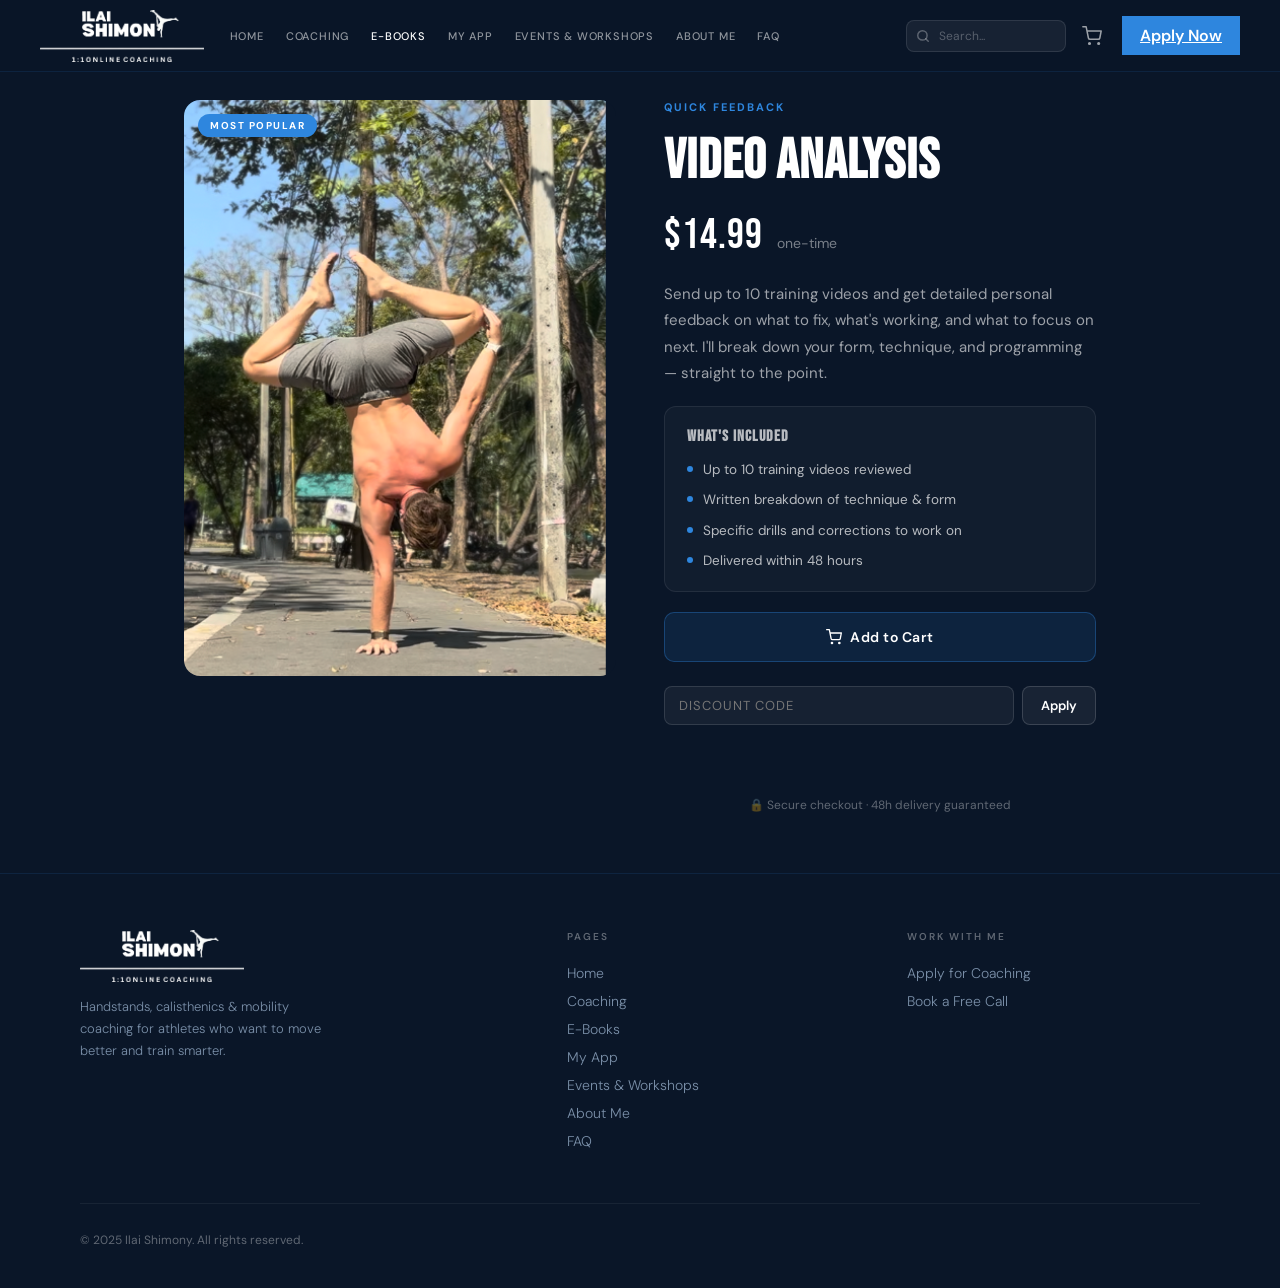
<file: product-video-analysis.html>
<!DOCTYPE html>
<html lang="en">
<head>
<meta charset="UTF-8">
<meta name="viewport" content="width=device-width, initial-scale=1.0">
<title>Video Analysis — Ilai Shimony</title>
<link href="https://fonts.googleapis.com/css2?family=Bebas+Neue&family=DM+Sans:wght@300;400;500;600&display=swap" rel="stylesheet">
<link rel="stylesheet" href="css/style.css">
<style>
.pd-hero {
  padding: 100px 24px 60px;
  max-width: 960px;
  margin: 0 auto;
}
.pd-grid {
  display: grid;
  grid-template-columns: 1fr 1fr;
  gap: 48px;
  align-items: start;
}
.pd-thumb {
  border-radius: 16px;
  overflow: hidden;
  background: #0a1628;
  aspect-ratio: 3/4;
  position: relative;
}
.pd-thumb img {
  width: 100%;
  height: 100%;
  object-fit: contain;
  object-position: center;
  transform: scale(1.888) translateX(-27px) translateY(-12px);
  clip-path: inset(0 80px);
}
.pd-badge {
  position: absolute;
  top: 14px;
  left: 14px;
  background: #2e86de;
  color: #fff;
  font-size: 10px;
  font-weight: 700;
  letter-spacing: 1.5px;
  text-transform: uppercase;
  padding: 5px 12px;
  border-radius: 20px;
  z-index: 2;
}
.pd-info { display: flex; flex-direction: column; gap: 20px; }
.pd-cat {
  font-size: 11px;
  font-weight: 700;
  letter-spacing: 2px;
  text-transform: uppercase;
  color: #2e86de;
}
.pd-title {
  font-family: 'Bebas Neue', sans-serif;
  font-size: clamp(36px, 7vw, 56px);
  letter-spacing: 1px;
  line-height: 1.0;
}
.pd-price {
  font-family: 'Bebas Neue', sans-serif;
  font-size: 42px;
  letter-spacing: 1px;
  color: #fff;
}
.pd-price span {
  font-family: 'DM Sans', sans-serif;
  font-size: 14px;
  font-weight: 400;
  color: rgba(255,255,255,0.45);
  letter-spacing: 0;
  margin-left: 6px;
}
.pd-desc {
  font-size: 15px;
  color: rgba(255,255,255,0.6);
  line-height: 1.75;
}
.pd-includes {
  background: rgba(255,255,255,0.03);
  border: 1px solid rgba(255,255,255,0.08);
  border-radius: 12px;
  padding: 20px 22px;
}
.pd-includes h4 {
  font-family: 'Bebas Neue', sans-serif;
  font-size: 16px;
  letter-spacing: 1px;
  margin-bottom: 14px;
  color: rgba(255,255,255,0.7);
}
.pd-includes ul { list-style: none; display: flex; flex-direction: column; gap: 10px; }
.pd-includes li {
  display: flex;
  align-items: flex-start;
  gap: 10px;
  font-size: 13.5px;
  color: rgba(255,255,255,0.7);
  line-height: 1.5;
}
.pd-includes li::before {
  content: '';
  width: 6px;
  height: 6px;
  border-radius: 50%;
  background: #2e86de;
  flex-shrink: 0;
  margin-top: 6px;
}
.pd-actions { display: flex; flex-direction: column; gap: 12px; }
.btn-add-cart {
  display: flex;
  align-items: center;
  justify-content: center;
  gap: 8px;
  width: 100%;
  padding: 15px;
  background: rgba(46,134,222,0.12);
  border: 1px solid rgba(46,134,222,0.35);
  border-radius: 10px;
  color: #fff;
  font-family: 'DM Sans', sans-serif;
  font-size: 14px;
  font-weight: 600;
  letter-spacing: .5px;
  cursor: pointer;
  transition: background 0.2s, border-color 0.2s;
}
.btn-add-cart:hover { background: rgba(46,134,222,0.22); border-color: rgba(46,134,222,0.6); }
.btn-buy-now {
  display: flex;
  align-items: center;
  justify-content: center;
  width: 100%;
  padding: 15px;
  background: #2e86de;
  border: none;
  border-radius: 10px;
  color: #fff;
  font-family: 'DM Sans', sans-serif;
  font-size: 14px;
  font-weight: 700;
  letter-spacing: .5px;
  cursor: pointer;
  transition: background 0.2s;
}
.btn-buy-now:hover { background: #54a0ff; }
#paypal-button-container { margin-top: 4px; }
.pd-guarantee {
  display: flex;
  align-items: center;
  gap: 8px;
  font-size: 12px;
  color: rgba(255,255,255,0.35);
  justify-content: center;
}
@media (max-width: 700px) {
  .pd-grid { grid-template-columns: 1fr; gap: 28px; }
  .pd-thumb { aspect-ratio: 4/3; max-height: 320px; }
  .pd-hero { padding: 90px 20px 48px; }
}
</style>
</head>
<body>

<nav>
  <div class="nav-left">
    <a href="index.html" class="logo"><img src="images/logo.png" alt="Ilai Shimony" class="logo-img"></a>
    <div class="nav-links">
    <a href="index.html">Home</a>
    <a href="coaching.html">Coaching</a>
    <a href="ebooks.html" class="active">E-Books</a>
    <a href="app.html">My App</a>
    <a href="events.html">Events &amp; Workshops</a>
    <a href="about.html">About Me</a>
    <a href="faq.html">FAQ</a>
    </div>
  </div>
  <div class="nav-right">
    <div class="nav-search-wrap">
      <svg class="nav-search-icon" width="14" height="14" viewBox="0 0 24 24" fill="none" stroke="currentColor" stroke-width="2.5" stroke-linecap="round" stroke-linejoin="round"><circle cx="11" cy="11" r="8"/><line x1="21" y1="21" x2="16.65" y2="16.65"/></svg>
      <input type="text" class="nav-search-input" id="nav-search-input" placeholder="Search..." autocomplete="off">
      <div class="nav-search-results" id="nav-search-results"></div>
    </div>
    <a href="cart.html" class="nav-cart" aria-label="Cart" style="position:relative;padding:8px 10px;color:rgba(255,255,255,0.6);display:inline-flex;align-items:center;"><svg width="20" height="20" viewBox="0 0 24 24" fill="none" stroke="currentColor" stroke-width="1.8" stroke-linecap="round" stroke-linejoin="round"><circle cx="9" cy="21" r="1"/><circle cx="20" cy="21" r="1"/><path d="M1 1h4l2.68 13.39a2 2 0 0 0 2 1.61h9.72a2 2 0 0 0 2-1.61L23 6H6"/></svg><span class="cart-badge" style="display:none;position:absolute;top:2px;right:2px;background:#2e86de;color:#fff;font-size:10px;font-weight:700;width:16px;height:16px;border-radius:50%;align-items:center;justify-content:center;"></span></a>
    <a href="apply.html" class="nav-apply">Apply Now</a>
  </div>
  <button class="nav-burger" onclick="toggleMenu()" aria-label="Menu"><span></span><span></span><span></span></button>
</nav>
<div class="nav-mobile" id="nav-mobile">
  <div class="nav-mobile-header">
    <a href="index.html" class="logo"><img src="images/logo.png" alt="Ilai Shimony" class="logo-img"></a>
    <button onclick="toggleMenu()" style="background:none;border:none;cursor:pointer;color:#fff;padding:4px;">
      <svg width="24" height="24" viewBox="0 0 24 24" fill="none" stroke="currentColor" stroke-width="2" stroke-linecap="round"><line x1="18" y1="6" x2="6" y2="18"/><line x1="6" y1="6" x2="18" y2="18"/></svg>
    </button>
  </div>
  <div class="nav-mobile-links">
    <a href="index.html">Home</a>
    <a href="coaching.html">Coaching</a>
    <a href="ebooks.html">E-Books</a>
    <a href="app.html">My App</a>
    <a href="events.html">Events &amp; Workshops</a>
    <a href="about.html">About Me</a>
    <a href="faq.html">FAQ</a>
    <a href="cart.html">🛒 Cart</a>
  </div>
  <div class="nav-mobile-footer">
    <a href="apply.html" class="btn-main nav-apply">Apply Now</a>
  </div>
</div>

<div id="cart-toast" style="position:fixed;bottom:24px;left:50%;transform:translateX(-50%);background:#1e3a5f;border:1px solid rgba(46,134,222,0.4);color:#fff;padding:12px 22px;border-radius:30px;font-size:13px;font-weight:500;z-index:9999;opacity:0;transition:opacity 0.3s;pointer-events:none;white-space:nowrap;"></div>

<section class="pd-hero">
  <div class="pd-grid">

    <!-- Thumbnail -->
    <div class="pd-thumb">
      <div class="pd-badge">Most Popular</div>
      <img src="images/Screenshot 2026-05-04 at 9.38.06.png" alt="Video Analysis">
    </div>

    <!-- Info -->
    <div class="pd-info">
      <div class="pd-cat">Quick Feedback</div>
      <h1 class="pd-title">VIDEO ANALYSIS</h1>
      <div class="pd-price" id="pd-price">$14.99 <span>one-time</span></div>
      <p class="pd-desc">Send up to 10 training videos and get detailed personal feedback on what to fix, what's working, and what to focus on next. I'll break down your form, technique, and programming — straight to the point.</p>

      <div class="pd-includes">
        <h4>What's Included</h4>
        <ul>
          <li>Up to 10 training videos reviewed</li>
          <li>Written breakdown of technique & form</li>
          <li>Specific drills and corrections to work on</li>
          <li>Delivered within 48 hours</li>
        </ul>
      </div>

      <div class="pd-actions">
        <button class="btn-add-cart" onclick="addToCart()">
          <svg width="16" height="16" viewBox="0 0 24 24" fill="none" stroke="currentColor" stroke-width="2" stroke-linecap="round" stroke-linejoin="round"><circle cx="9" cy="21" r="1"/><circle cx="20" cy="21" r="1"/><path d="M1 1h4l2.68 13.39a2 2 0 0 0 2 1.61h9.72a2 2 0 0 0 2-1.61L23 6H6"/></svg>
          Add to Cart
        </button>
        <div id="discount-tag-area"></div>
        <div class="discount-row">
          <input type="text" id="discount-input" placeholder="Discount code">
          <button onclick="applyDiscount()">Apply</button>
        </div>
        <div class="discount-msg" id="discount-msg"></div>
        <div id="paypal-container"></div>
      </div>

      <p class="pd-guarantee">🔒 Secure checkout · 48h delivery guaranteed</p>
    </div>
  </div>
</section>

<footer>
  <div class="container">
    <div class="footer-grid">
      <div class="footer-brand">
        <img src="images/logo.png" alt="Ilai Shimony" class="logo-img">
        <p>Handstands, calisthenics &amp; mobility coaching for athletes who want to move better and train smarter.</p>
      </div>
      <div class="footer-col">
        <h4>Pages</h4>
        <a href="index.html">Home</a>
        <a href="coaching.html">Coaching</a>
        <a href="ebooks.html">E-Books</a>
        <a href="app.html">My App</a>
        <a href="events.html">Events &amp; Workshops</a>
    <a href="about.html">About Me</a>
        <a href="faq.html">FAQ</a>
      </div>
      <div class="footer-col">
        <h4>Work With Me</h4>
        <a href="apply.html">Apply for Coaching</a>
        <a href="https://calendar.app.google/KPaWogHwzNpyXrMc8" target="_blank">Book a Free Call</a>
      </div>
    </div>
    <div class="footer-bottom">
      <span>© 2025 Ilai Shimony. All rights reserved.</span>
    </div>
  </div>
</footer>

<script src="js/main.js"></script>
<script src="js/cart.js"></script>
<script src="js/discounts.js"></script>
<script src="https://www.paypal.com/sdk/js?client-id=BAAqCce0c6DNLsGsK0QHaYDep0-XiXFGlJIjsgF-JEuC0TmOQgvr-K1SaLkacgLlnEBByQsAjCQnS_3gYQ&currency=USD&disable-funding=venmo"></script>
<script>
var PRODUCT = { id: 'video-analysis', name: 'Video Analysis', price: 14.99, img: 'images/Screenshot 2026-05-04 at 9.38.06.png' };

function addToCart() { Cart.add(PRODUCT); }

function updatePriceDisplay() {
  var disc = ActiveDiscount.discountedPrice(PRODUCT);
  var el = document.getElementById('pd-price');
  if (disc < PRODUCT.price) {
    el.innerHTML = '<span style="text-decoration:line-through;opacity:.4;font-size:28px;">$' + PRODUCT.price.toFixed(2) + '</span> <span style="color:#54d98c;">$' + disc.toFixed(2) + '</span> <span>one-time</span>';
  } else {
    el.innerHTML = '$' + PRODUCT.price.toFixed(2) + ' <span>one-time</span>';
  }
}

function refreshDiscountTag() {
  var d = ActiveDiscount.get();
  document.getElementById('discount-tag-area').innerHTML = d
    ? '<div class="discount-tag">' + d.code + ' — ' + d.percent + '% off <button onclick="removeDiscount()">✕</button></div>'
    : '';
}

function applyDiscount() {
  var code = document.getElementById('discount-input').value.trim();
  var msg = document.getElementById('discount-msg');
  if (!code) return;
  var result = ActiveDiscount.apply(code);
  if (result.ok) {
    msg.textContent = '';
    msg.className = 'discount-msg';
    document.getElementById('discount-input').value = '';
    updatePriceDisplay();
    refreshDiscountTag();
  } else {
    msg.textContent = result.msg;
    msg.className = 'discount-msg err';
  }
}

function removeDiscount() {
  ActiveDiscount.clear();
  updatePriceDisplay();
  refreshDiscountTag();
}

document.addEventListener('DOMContentLoaded', function () {
  document.getElementById('discount-input').addEventListener('keydown', function (e) { if (e.key === 'Enter') applyDiscount(); });
  updatePriceDisplay();
  refreshDiscountTag();
  paypal.Buttons({
    style: { layout: 'vertical', color: 'gold', shape: 'rect', label: 'buynow', height: 44 },
    createOrder: function (data, actions) {
      var finalPrice = ActiveDiscount.discountedPrice(PRODUCT);
      return actions.order.create({ purchase_units: [{ amount: { value: finalPrice.toFixed(2) }, description: PRODUCT.name + ' — Ilai Shimony' }] });
    },
    onApprove: function (data, actions) {
      return actions.order.capture().then(function () { window.location.href = 'thankyou.html'; });
    },
    onError: function (err) { console.error('PayPal error', err); }
  }).render('#paypal-container');
});
document.head.insertAdjacentHTML('beforeend', '<style>#cart-toast.visible{opacity:1!important;}</style>');
</script>
<script src="js/search-data.js"></script>
<script src="js/nav-search.js"></script>
</body>
</html>
</file>
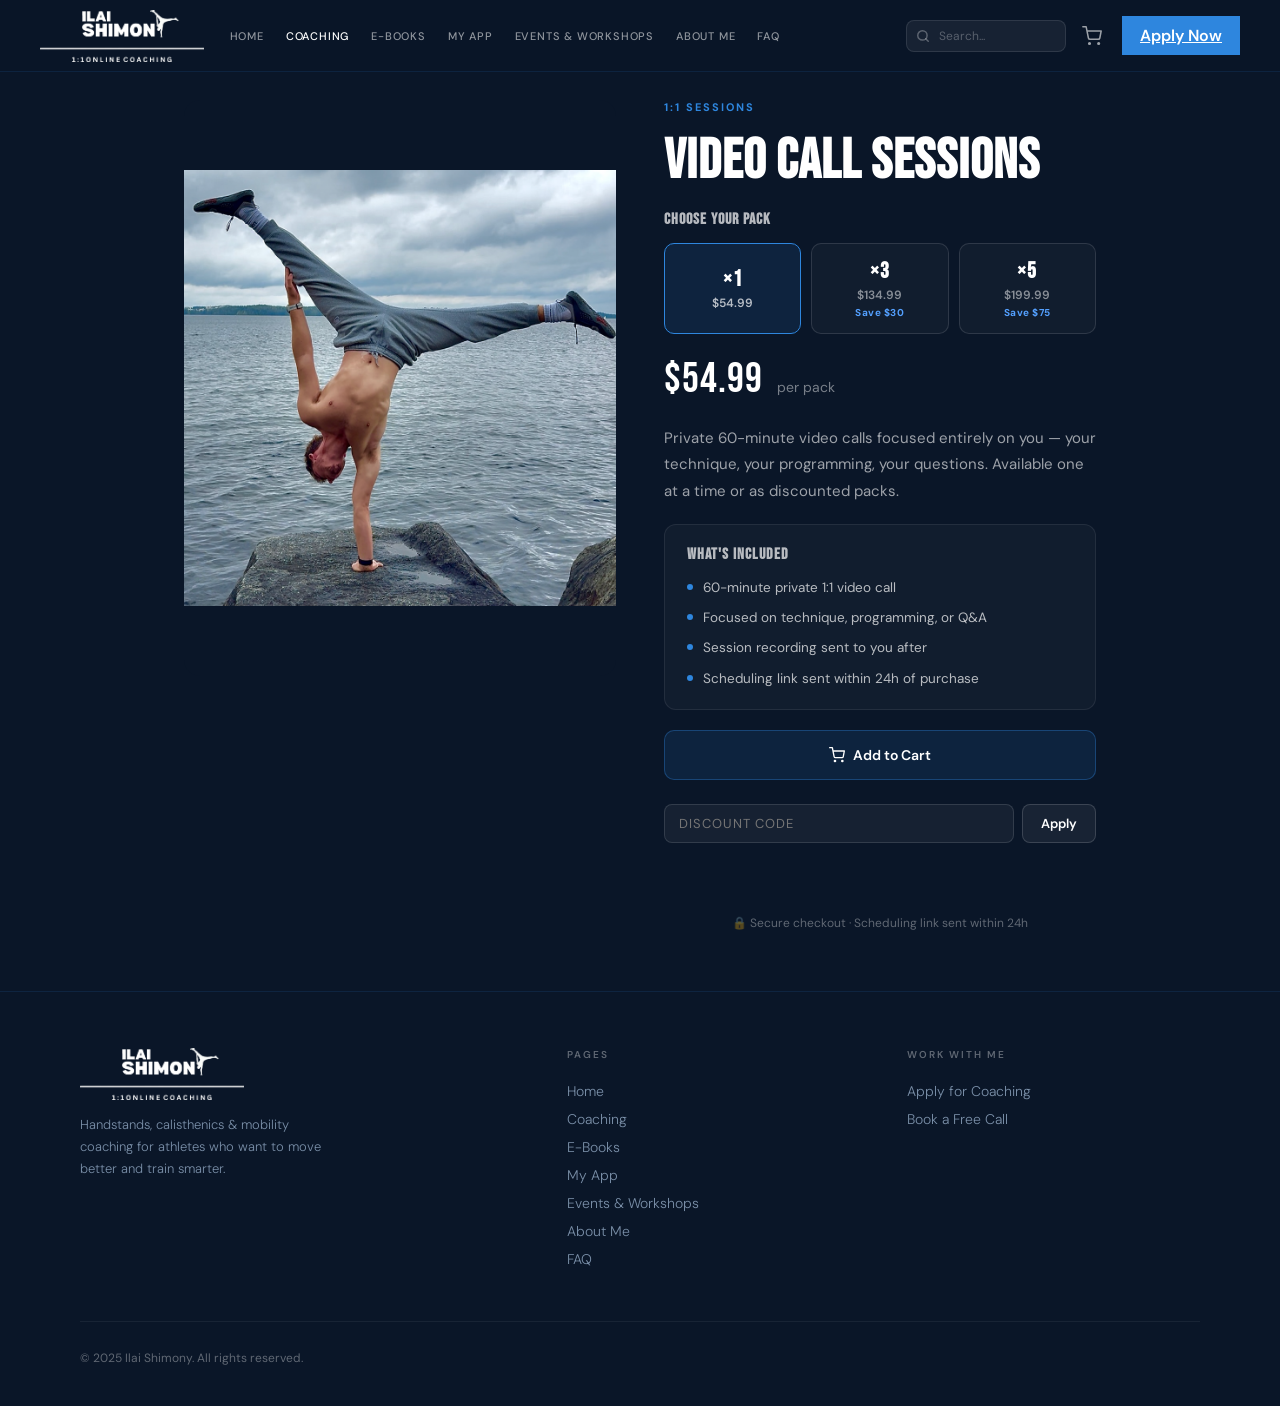
<file: product-video-sessions.html>
<!DOCTYPE html>
<html lang="en">
<head>
<meta charset="UTF-8">
<meta name="viewport" content="width=device-width, initial-scale=1.0">
<title>Video Call Sessions — Ilai Shimony</title>
<link href="https://fonts.googleapis.com/css2?family=Bebas+Neue&family=DM+Sans:wght@300;400;500;600&display=swap" rel="stylesheet">
<link rel="stylesheet" href="css/style.css">
<style>
.pd-hero { padding: 100px 24px 60px; max-width: 960px; margin: 0 auto; }
.pd-grid { display: grid; grid-template-columns: 1fr 1fr; gap: 48px; align-items: start; }
.pd-thumb { border-radius: 16px; overflow: hidden; background: #0a1628; aspect-ratio: 3/4; position: relative; }
.pd-thumb img { width: 100%; height: 100%; object-fit: contain; object-position: center; }
.pd-info { display: flex; flex-direction: column; gap: 20px; }
.pd-cat { font-size: 11px; font-weight: 700; letter-spacing: 2px; text-transform: uppercase; color: #2e86de; }
.pd-title { font-family: 'Bebas Neue', sans-serif; font-size: clamp(36px, 7vw, 56px); letter-spacing: 1px; line-height: 1.0; }
.pd-desc { font-size: 15px; color: rgba(255,255,255,0.6); line-height: 1.75; }
.pd-includes { background: rgba(255,255,255,0.03); border: 1px solid rgba(255,255,255,0.08); border-radius: 12px; padding: 20px 22px; }
.pd-includes h4 { font-family: 'Bebas Neue', sans-serif; font-size: 16px; letter-spacing: 1px; margin-bottom: 14px; color: rgba(255,255,255,0.7); }
.pd-includes ul { list-style: none; display: flex; flex-direction: column; gap: 10px; }
.pd-includes li { display: flex; align-items: flex-start; gap: 10px; font-size: 13.5px; color: rgba(255,255,255,0.7); line-height: 1.5; }
.pd-includes li::before { content: ''; width: 6px; height: 6px; border-radius: 50%; background: #2e86de; flex-shrink: 0; margin-top: 6px; }

/* Pack selector */
.pd-packs { display: flex; flex-direction: column; gap: 10px; }
.pd-packs h4 { font-family: 'Bebas Neue', sans-serif; font-size: 16px; letter-spacing: 1px; color: rgba(255,255,255,0.7); margin-bottom: 4px; }
.pd-pack-options { display: flex; gap: 10px; flex-wrap: wrap; }
.pd-pack-btn {
  flex: 1; min-width: 100px;
  padding: 14px 10px;
  background: rgba(255,255,255,0.03);
  border: 1px solid rgba(255,255,255,0.12);
  border-radius: 10px;
  color: rgba(255,255,255,0.6);
  font-family: 'DM Sans', sans-serif;
  font-size: 13px;
  font-weight: 600;
  cursor: pointer;
  text-align: center;
  transition: all 0.2s;
}
.pd-pack-btn.active {
  border-color: #2e86de;
  color: #fff;
  background: rgba(46,134,222,0.12);
}
.pd-pack-btn .pack-sessions { font-family: 'Bebas Neue', sans-serif; font-size: 22px; letter-spacing: 1px; display: block; color: #fff; }
.pd-pack-btn .pack-price { font-size: 12px; color: rgba(255,255,255,0.5); margin-top: 2px; display: block; }
.pd-pack-btn.active .pack-price { color: rgba(255,255,255,0.7); }
.pd-pack-btn .pack-save { font-size: 10px; color: #54a0ff; font-weight: 700; letter-spacing: .5px; margin-top: 3px; display: block; }

.pd-price-display { font-family: 'Bebas Neue', sans-serif; font-size: 42px; letter-spacing: 1px; }
.pd-price-display span { font-family: 'DM Sans', sans-serif; font-size: 14px; font-weight: 400; color: rgba(255,255,255,0.45); letter-spacing: 0; margin-left: 6px; }

.pd-actions { display: flex; flex-direction: column; gap: 12px; }
.btn-add-cart { display: flex; align-items: center; justify-content: center; gap: 8px; width: 100%; padding: 15px; background: rgba(46,134,222,0.12); border: 1px solid rgba(46,134,222,0.35); border-radius: 10px; color: #fff; font-family: 'DM Sans', sans-serif; font-size: 14px; font-weight: 600; cursor: pointer; transition: background 0.2s; }
.btn-add-cart:hover { background: rgba(46,134,222,0.22); }
#paypal-button-container { margin-top: 4px; }
.pd-guarantee { display: flex; align-items: center; gap: 8px; font-size: 12px; color: rgba(255,255,255,0.35); justify-content: center; }
@media (max-width: 700px) {
  .pd-grid { grid-template-columns: 1fr; gap: 28px; }
  .pd-thumb { aspect-ratio: 4/3; max-height: 320px; }
  .pd-hero { padding: 90px 20px 48px; }
}
</style>
</head>
<body>

<nav>
  <div class="nav-left">
    <a href="index.html" class="logo"><img src="images/logo.png" alt="Ilai Shimony" class="logo-img"></a>
    <div class="nav-links">
    <a href="index.html">Home</a>
    <a href="coaching.html" class="active">Coaching</a>
    <a href="ebooks.html">E-Books</a>
    <a href="app.html">My App</a>
    <a href="events.html">Events &amp; Workshops</a>
    <a href="about.html">About Me</a>
    <a href="faq.html">FAQ</a>
    </div>
  </div>
  <div class="nav-right">
    <div class="nav-search-wrap">
      <svg class="nav-search-icon" width="14" height="14" viewBox="0 0 24 24" fill="none" stroke="currentColor" stroke-width="2.5" stroke-linecap="round" stroke-linejoin="round"><circle cx="11" cy="11" r="8"/><line x1="21" y1="21" x2="16.65" y2="16.65"/></svg>
      <input type="text" class="nav-search-input" id="nav-search-input" placeholder="Search..." autocomplete="off">
      <div class="nav-search-results" id="nav-search-results"></div>
    </div>
    <a href="cart.html" class="nav-cart" aria-label="Cart" style="position:relative;padding:8px 10px;color:rgba(255,255,255,0.6);display:inline-flex;align-items:center;"><svg width="20" height="20" viewBox="0 0 24 24" fill="none" stroke="currentColor" stroke-width="1.8" stroke-linecap="round" stroke-linejoin="round"><circle cx="9" cy="21" r="1"/><circle cx="20" cy="21" r="1"/><path d="M1 1h4l2.68 13.39a2 2 0 0 0 2 1.61h9.72a2 2 0 0 0 2-1.61L23 6H6"/></svg><span class="cart-badge" style="display:none;position:absolute;top:2px;right:2px;background:#2e86de;color:#fff;font-size:10px;font-weight:700;width:16px;height:16px;border-radius:50%;align-items:center;justify-content:center;"></span></a>
    <a href="apply.html" class="nav-apply">Apply Now</a>
  </div>
  <button class="nav-burger" onclick="toggleMenu()" aria-label="Menu"><span></span><span></span><span></span></button>
</nav>
<div class="nav-mobile" id="nav-mobile">
  <div class="nav-mobile-header">
    <a href="index.html" class="logo"><img src="images/logo.png" alt="Ilai Shimony" class="logo-img"></a>
    <button onclick="toggleMenu()" style="background:none;border:none;cursor:pointer;color:#fff;padding:4px;">
      <svg width="24" height="24" viewBox="0 0 24 24" fill="none" stroke="currentColor" stroke-width="2" stroke-linecap="round"><line x1="18" y1="6" x2="6" y2="18"/><line x1="6" y1="6" x2="18" y2="18"/></svg>
    </button>
  </div>
  <div class="nav-mobile-links">
    <a href="index.html">Home</a>
    <a href="coaching.html">Coaching</a>
    <a href="ebooks.html">E-Books</a>
    <a href="app.html">My App</a>
    <a href="events.html">Events &amp; Workshops</a>
    <a href="about.html">About Me</a>
    <a href="faq.html">FAQ</a>
    <a href="cart.html">🛒 Cart</a>
  </div>
  <div class="nav-mobile-footer">
    <a href="apply.html" class="btn-main nav-apply">Apply Now</a>
  </div>
</div>

<div id="cart-toast" style="position:fixed;bottom:24px;left:50%;transform:translateX(-50%);background:#1e3a5f;border:1px solid rgba(46,134,222,0.4);color:#fff;padding:12px 22px;border-radius:30px;font-size:13px;font-weight:500;z-index:9999;opacity:0;transition:opacity 0.3s;pointer-events:none;white-space:nowrap;"></div>

<section class="pd-hero">
  <div class="pd-grid">
    <div class="pd-thumb">
      <img src="images/Screenshot 2025-12-15 at 17.30.22.png" alt="Video Call Sessions">
    </div>
    <div class="pd-info">
      <div class="pd-cat">1:1 Sessions</div>
      <h1 class="pd-title">VIDEO CALL SESSIONS</h1>

      <!-- Pack selector -->
      <div class="pd-packs">
        <h4>Choose Your Pack</h4>
        <div class="pd-pack-options">
          <button class="pd-pack-btn active" onclick="selectPack(this, 1, 54.99, 'video-sessions-x1', 'Video Call Session (×1)')">
            <span class="pack-sessions">×1</span>
            <span class="pack-price">$54.99</span>
          </button>
          <button class="pd-pack-btn" onclick="selectPack(this, 3, 134.99, 'video-sessions-x3', 'Video Call Sessions (×3)')">
            <span class="pack-sessions">×3</span>
            <span class="pack-price">$134.99</span>
            <span class="pack-save">Save $30</span>
          </button>
          <button class="pd-pack-btn" onclick="selectPack(this, 5, 199.99, 'video-sessions-x5', 'Video Call Sessions (×5)')">
            <span class="pack-sessions">×5</span>
            <span class="pack-price">$199.99</span>
            <span class="pack-save">Save $75</span>
          </button>
        </div>
      </div>

      <div class="pd-price-display" id="price-display">$54.99 <span>per pack</span></div>

      <p class="pd-desc">Private 60-minute video calls focused entirely on you — your technique, your programming, your questions. Available one at a time or as discounted packs.</p>

      <div class="pd-includes">
        <h4>What's Included</h4>
        <ul>
          <li>60-minute private 1:1 video call</li>
          <li>Focused on technique, programming, or Q&amp;A</li>
          <li>Session recording sent to you after</li>
          <li>Scheduling link sent within 24h of purchase</li>
        </ul>
      </div>

      <div class="pd-actions">
        <button class="btn-add-cart" onclick="addToCart()">
          <svg width="16" height="16" viewBox="0 0 24 24" fill="none" stroke="currentColor" stroke-width="2" stroke-linecap="round" stroke-linejoin="round"><circle cx="9" cy="21" r="1"/><circle cx="20" cy="21" r="1"/><path d="M1 1h4l2.68 13.39a2 2 0 0 0 2 1.61h9.72a2 2 0 0 0 2-1.61L23 6H6"/></svg>
          Add to Cart
        </button>
        <div id="discount-tag-area"></div>
        <div class="discount-row">
          <input type="text" id="discount-input" placeholder="Discount code">
          <button onclick="applyDiscount()">Apply</button>
        </div>
        <div class="discount-msg" id="discount-msg"></div>
        <div id="paypal-container"></div>
      </div>

      <p class="pd-guarantee">🔒 Secure checkout · Scheduling link sent within 24h</p>
    </div>
  </div>
</section>

<footer>
  <div class="container">
    <div class="footer-grid">
      <div class="footer-brand">
        <img src="images/logo.png" alt="Ilai Shimony" class="logo-img">
        <p>Handstands, calisthenics &amp; mobility coaching for athletes who want to move better and train smarter.</p>
      </div>
      <div class="footer-col">
        <h4>Pages</h4>
        <a href="index.html">Home</a>
        <a href="coaching.html">Coaching</a>
        <a href="ebooks.html">E-Books</a>
        <a href="app.html">My App</a>
        <a href="events.html">Events &amp; Workshops</a>
    <a href="about.html">About Me</a>
        <a href="faq.html">FAQ</a>
      </div>
      <div class="footer-col">
        <h4>Work With Me</h4>
        <a href="apply.html">Apply for Coaching</a>
        <a href="https://calendar.app.google/KPaWogHwzNpyXrMc8" target="_blank">Book a Free Call</a>
      </div>
    </div>
    <div class="footer-bottom"><span>© 2025 Ilai Shimony. All rights reserved.</span></div>
  </div>
</footer>

<script src="js/main.js"></script>
<script src="js/cart.js"></script>
<script src="js/discounts.js"></script>
<script src="https://www.paypal.com/sdk/js?client-id=BAAqCce0c6DNLsGsK0QHaYDep0-XiXFGlJIjsgF-JEuC0TmOQgvr-K1SaLkacgLlnEBByQsAjCQnS_3gYQ&currency=USD&disable-funding=venmo"></script>
<script>
var currentProduct = { id: 'video-sessions-x1', name: 'Video Call Session (×1)', price: 54.99, img: 'images/Screenshot 2025-12-15 at 17.30.22.png' };
var paypalRendered = false;

function selectPack(btn, qty, price, id, name) {
  document.querySelectorAll('.pd-pack-btn').forEach(function (b) { b.classList.remove('active'); });
  btn.classList.add('active');
  currentProduct = { id: id, name: name, price: price, img: 'images/Screenshot 2025-12-15 at 17.30.22.png' };
  updatePriceDisplay();
}

function updatePriceDisplay() {
  var disc = ActiveDiscount.discountedPrice(currentProduct);
  var el = document.getElementById('price-display');
  el.innerHTML = disc < currentProduct.price
    ? '<span style="text-decoration:line-through;opacity:.4;font-size:28px;">$' + currentProduct.price.toFixed(2) + '</span> <span style="color:#54d98c;">$' + disc.toFixed(2) + '</span> <span>per pack</span>'
    : '$' + currentProduct.price.toFixed(2) + ' <span>per pack</span>';
}

function refreshDiscountTag() {
  var d = ActiveDiscount.get();
  document.getElementById('discount-tag-area').innerHTML = d
    ? '<div class="discount-tag">' + d.code + ' — ' + d.percent + '% off <button onclick="removeDiscount()">✕</button></div>'
    : '';
}

function applyDiscount() {
  var code = document.getElementById('discount-input').value.trim();
  var msg = document.getElementById('discount-msg');
  if (!code) return;
  var result = ActiveDiscount.apply(code);
  if (result.ok) {
    msg.textContent = '';
    msg.className = 'discount-msg';
    document.getElementById('discount-input').value = '';
    updatePriceDisplay();
    refreshDiscountTag();
  } else {
    msg.textContent = result.msg;
    msg.className = 'discount-msg err';
  }
}

function removeDiscount() {
  ActiveDiscount.clear();
  updatePriceDisplay();
  refreshDiscountTag();
}

function addToCart() { Cart.add(currentProduct); }

document.addEventListener('DOMContentLoaded', function () {
  document.getElementById('discount-input').addEventListener('keydown', function (e) { if (e.key === 'Enter') applyDiscount(); });
  updatePriceDisplay();
  refreshDiscountTag();
  paypal.Buttons({
    style: { layout: 'vertical', color: 'gold', shape: 'rect', label: 'buynow', height: 44 },
    createOrder: function (data, actions) {
      var finalPrice = ActiveDiscount.discountedPrice(currentProduct);
      return actions.order.create({ purchase_units: [{ amount: { value: finalPrice.toFixed(2) }, description: currentProduct.name + ' — Ilai Shimony' }] });
    },
    onApprove: function (data, actions) {
      return actions.order.capture().then(function () { window.location.href = 'thankyou.html'; });
    },
    onError: function (err) { console.error('PayPal error', err); }
  }).render('#paypal-container');
});
document.head.insertAdjacentHTML('beforeend', '<style>#cart-toast.visible{opacity:1!important;}</style>');
</script>
<script src="js/search-data.js"></script>
<script src="js/nav-search.js"></script>
</body>
</html>
</file>
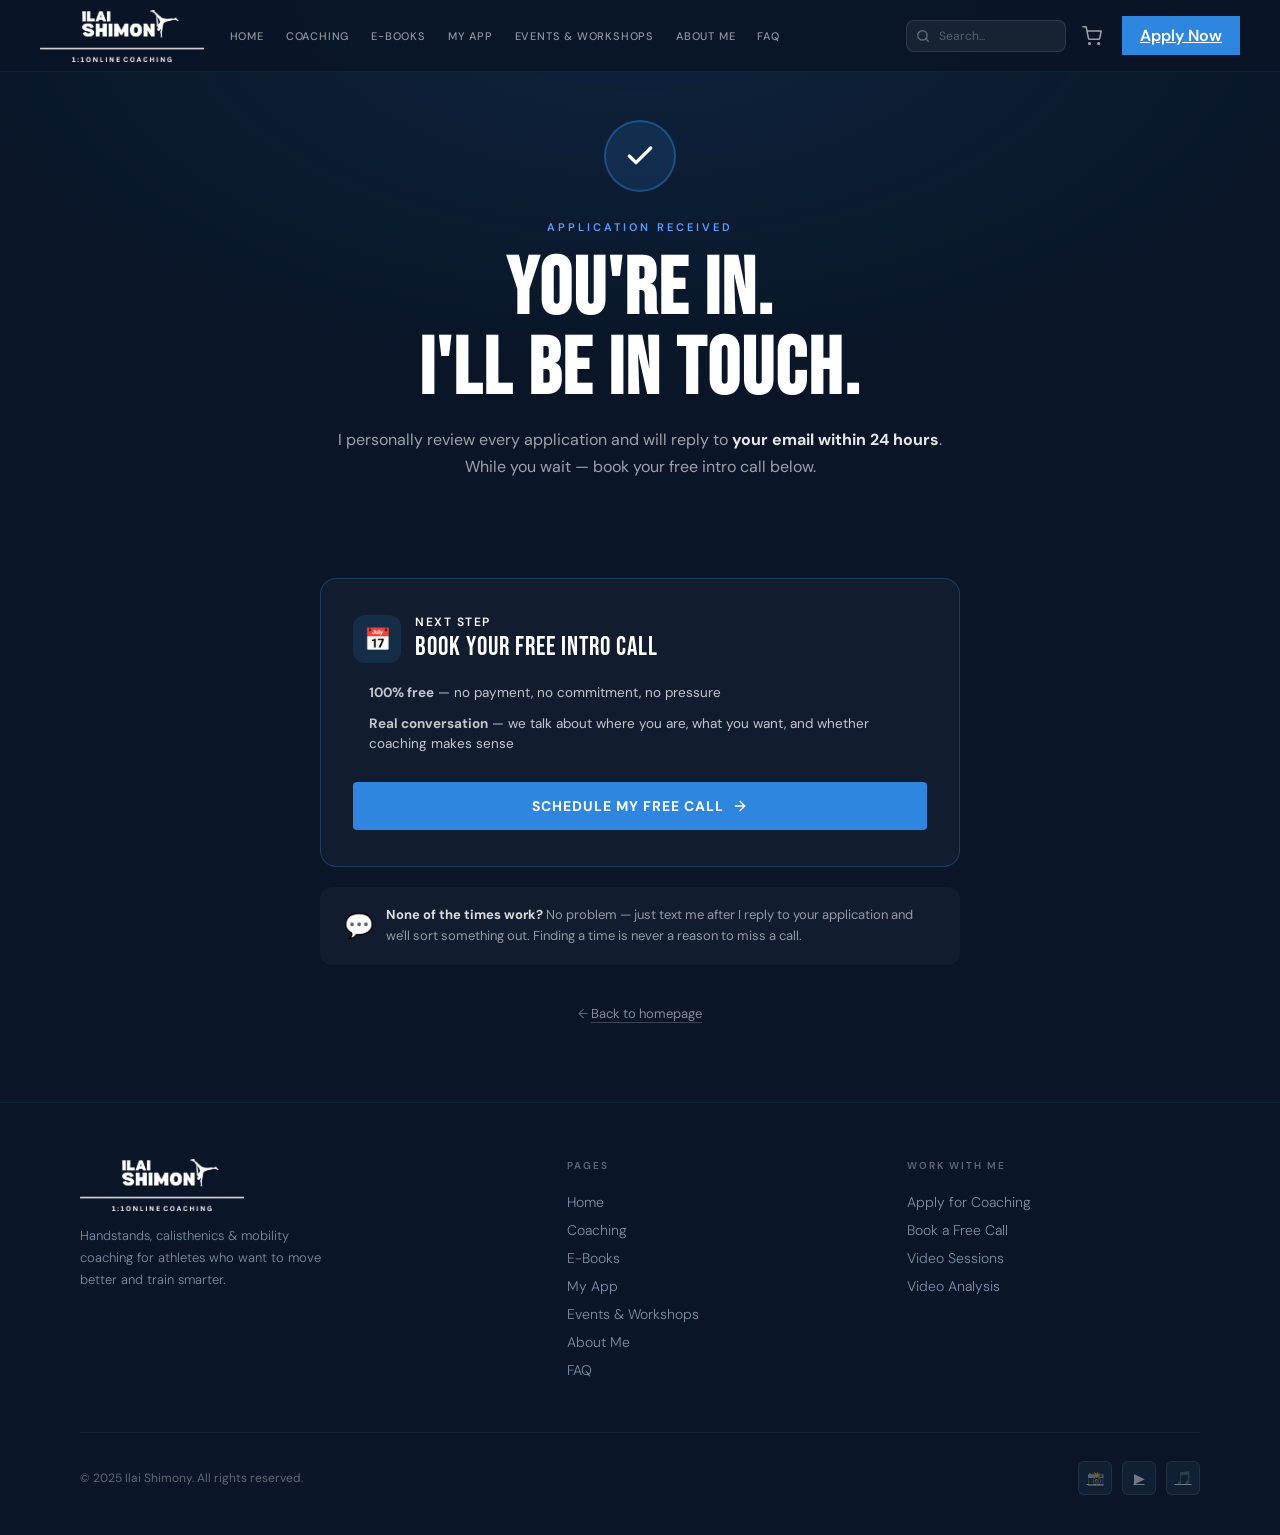
<file: thankyou.html>
<!DOCTYPE html>
<html lang="en">
<head>
<meta charset="UTF-8">
<meta name="viewport" content="width=device-width, initial-scale=1.0">
<title>Application Received — Ilai Shimony</title>
<link href="https://fonts.googleapis.com/css2?family=Bebas+Neue&family=DM+Sans:wght@300;400;500;600&display=swap" rel="stylesheet">
<link rel="stylesheet" href="css/style.css">
<style>
.ty-hero {
  min-height: 100vh;
  display: flex;
  flex-direction: column;
  align-items: center;
  justify-content: center;
  text-align: center;
  padding: 120px 24px 80px;
  position: relative;
}

.ty-hero::before {
  content: '';
  position: fixed;
  inset: 0;
  background: radial-gradient(ellipse 80% 60% at 50% 0%, rgba(46,134,222,0.12) 0%, transparent 70%);
  pointer-events: none;
  z-index: 0;
}

.ty-content {
  position: relative;
  z-index: 1;
  max-width: 640px;
  width: 100%;
}

.ty-check {
  width: 72px;
  height: 72px;
  background: rgba(46,134,222,0.15);
  border: 2px solid rgba(46,134,222,0.4);
  border-radius: 50%;
  display: flex;
  align-items: center;
  justify-content: center;
  margin: 0 auto 28px;
}

.ty-check svg {
  color: var(--blue-lt);
}

.ty-content h1 {
  font-family: 'Bebas Neue', sans-serif;
  font-size: clamp(48px, 9vw, 80px);
  letter-spacing: 2px;
  line-height: 1.0;
  margin-bottom: 16px;
}

.ty-content .ty-sub {
  font-size: 16px;
  color: rgba(255,255,255,0.6);
  line-height: 1.7;
  margin-bottom: 48px;
}

.ty-content .ty-sub strong {
  color: rgba(255,255,255,0.9);
}

/* Divider */
.ty-divider {
  width: 40px;
  height: 2px;
  background: var(--blue-lt);
  margin: 0 auto 48px;
  border-radius: 2px;
}

/* Calendar card */
.ty-cal-card {
  background: rgba(255,255,255,0.03);
  border: 1px solid rgba(46,134,222,0.3);
  border-radius: 16px;
  padding: 36px 32px;
  margin-bottom: 20px;
  text-align: left;
}

.ty-cal-card-header {
  display: flex;
  align-items: center;
  gap: 14px;
  margin-bottom: 20px;
}

.ty-cal-icon {
  width: 48px;
  height: 48px;
  background: rgba(46,134,222,0.15);
  border-radius: 12px;
  display: flex;
  align-items: center;
  justify-content: center;
  flex-shrink: 0;
  font-size: 22px;
}

.ty-cal-title {
  font-family: 'Bebas Neue', sans-serif;
  font-size: 26px;
  letter-spacing: 1px;
  line-height: 1.1;
}

.ty-cal-title span {
  display: block;
  font-family: 'DM Sans', sans-serif;
  font-size: 12px;
  font-weight: 600;
  letter-spacing: 1.5px;
  text-transform: uppercase;
  color: var(--blue-lt);
  margin-bottom: 4px;
}

.ty-cal-body {
  font-size: 14px;
  color: rgba(255,255,255,0.65);
  line-height: 1.75;
  margin-bottom: 8px;
}

.ty-cal-perks {
  display: flex;
  flex-direction: column;
  gap: 10px;
  margin-bottom: 28px;
}

.ty-cal-perk {
  display: flex;
  align-items: flex-start;
  gap: 10px;
  font-size: 13.5px;
  color: rgba(255,255,255,0.75);
  line-height: 1.5;
}

.ty-cal-perk-dot {
  width: 6px;
  height: 6px;
  border-radius: 50%;
  background: var(--blue-lt);
  flex-shrink: 0;
  margin-top: 6px;
}

.ty-cal-btn {
  display: flex;
  align-items: center;
  justify-content: center;
  gap: 8px;
  width: 100%;
  padding: 15px;
  font-size: 14px;
  letter-spacing: 1px;
  box-sizing: border-box;
  text-decoration: none;
}

/* "Or text me" alternative */
.ty-alt {
  display: flex;
  align-items: center;
  gap: 12px;
  background: rgba(255,255,255,0.03);
  border: 1px solid var(--border);
  border-radius: 12px;
  padding: 18px 24px;
  text-align: left;
  margin-bottom: 40px;
}

.ty-alt-icon {
  font-size: 24px;
  flex-shrink: 0;
}

.ty-alt-text {
  font-size: 13px;
  color: rgba(255,255,255,0.55);
  line-height: 1.6;
}

.ty-alt-text strong {
  color: rgba(255,255,255,0.85);
}

/* Back link */
.ty-back {
  font-size: 13px;
  color: rgba(255,255,255,0.35);
}

.ty-back a {
  color: rgba(255,255,255,0.5);
  text-decoration: none;
  border-bottom: 1px solid rgba(255,255,255,0.2);
  transition: color 0.15s;
}

.ty-back a:hover { color: #fff; }

@media (max-width: 580px) {
  .ty-cal-card { padding: 24px 20px; }
  .ty-alt { padding: 14px 16px; }
}
</style>
</head>
<body>

<nav>
  <div class="nav-left">
    <a href="index.html" class="logo"><img src="images/logo.png" alt="Ilai Shimony" class="logo-img"></a>
    <div class="nav-links">
    <a href="index.html">Home</a>
    <a href="coaching.html">Coaching</a>
    <a href="ebooks.html">E-Books</a>
    <a href="app.html">My App</a>
    <a href="events.html">Events &amp; Workshops</a>
    <a href="about.html">About Me</a>
    <a href="faq.html">FAQ</a>
    </div>
  </div>
  <div class="nav-right">
    <div class="nav-search-wrap">
      <svg class="nav-search-icon" width="14" height="14" viewBox="0 0 24 24" fill="none" stroke="currentColor" stroke-width="2.5" stroke-linecap="round" stroke-linejoin="round"><circle cx="11" cy="11" r="8"/><line x1="21" y1="21" x2="16.65" y2="16.65"/></svg>
      <input type="text" class="nav-search-input" id="nav-search-input" placeholder="Search..." autocomplete="off">
      <div class="nav-search-results" id="nav-search-results"></div>
    </div>
    <a href="cart.html" class="nav-cart" aria-label="Cart" style="position:relative;padding:8px 10px;color:rgba(255,255,255,0.6);display:inline-flex;align-items:center;"><svg width="20" height="20" viewBox="0 0 24 24" fill="none" stroke="currentColor" stroke-width="1.8" stroke-linecap="round" stroke-linejoin="round"><circle cx="9" cy="21" r="1"/><circle cx="20" cy="21" r="1"/><path d="M1 1h4l2.68 13.39a2 2 0 0 0 2 1.61h9.72a2 2 0 0 0 2-1.61L23 6H6"/></svg><span class="cart-badge" style="display:none;position:absolute;top:2px;right:2px;background:#2e86de;color:#fff;font-size:10px;font-weight:700;width:16px;height:16px;border-radius:50%;align-items:center;justify-content:center;"></span></a>
    <a href="apply.html" class="nav-apply">Apply Now</a>
  </div>
  <button class="nav-burger" onclick="toggleMenu()" aria-label="Menu"><span></span><span></span><span></span></button>
</nav>
<div class="nav-mobile" id="nav-mobile">
  <div class="nav-mobile-header">
    <a href="index.html" class="logo">
      <img src="images/logo.png" alt="Ilai Shimony" class="logo-img">
    </a>
    <button onclick="toggleMenu()" style="background:none;border:none;cursor:pointer;color:#fff;padding:4px;">
      <svg width="24" height="24" viewBox="0 0 24 24" fill="none" stroke="currentColor" stroke-width="2" stroke-linecap="round"><line x1="18" y1="6" x2="6" y2="18"/><line x1="6" y1="6" x2="18" y2="18"/></svg>
    </button>
  </div>
  <div class="nav-mobile-links">
    <a href="index.html">Home</a>
    <a href="coaching.html">Coaching</a>
    <a href="ebooks.html">E-Books</a>
    
    <a href="app.html">My App</a>
    <a href="events.html">Events &amp; Workshops</a>
    <a href="about.html">About Me</a>
    <a href="faq.html">FAQ</a>
  </div>
  <div class="nav-mobile-footer">
    <a href="apply.html" class="btn-main nav-apply">Apply Now</a>
  </div>
</div>

<!-- MAIN -->
<section class="ty-hero">
  <div class="ty-content">

    <!-- Check icon -->
    <div class="ty-check">
      <svg width="32" height="32" viewBox="0 0 24 24" fill="none" stroke="currentColor" stroke-width="2.5" stroke-linecap="round" stroke-linejoin="round"><polyline points="20 6 9 17 4 12"/></svg>
    </div>

    <div class="tag" style="margin-bottom:16px;">Application Received</div>
    <h1>YOU'RE IN.<br>I'LL BE IN TOUCH.</h1>
    <p class="ty-sub">I personally review every application and will reply to <strong>your email within 24 hours</strong>. While you wait — book your free intro call below.</p>

    <div class="ty-divider"></div>

    <!-- Calendar card -->
    <div class="ty-cal-card">
      <div class="ty-cal-card-header">
        <div class="ty-cal-icon">📅</div>
        <div class="ty-cal-title">
          <span>Next Step</span>
          BOOK YOUR FREE INTRO CALL
        </div>
      </div>

      <div class="ty-cal-perks">
        <div class="ty-cal-perk">
          <div class="ty-cal-perk-dot"></div>
          <span><strong>100% free</strong> — no payment, no commitment, no pressure</span>
        </div>
        <div class="ty-cal-perk">
          <div class="ty-cal-perk-dot"></div>
          <span><strong>Real conversation</strong> — we talk about where you are, what you want, and whether coaching makes sense</span>
        </div>
      </div>

      <a href="https://calendar.app.google/KPaWogHwzNpyXrMc8" target="_blank" class="btn-main ty-cal-btn">
        Schedule My Free Call
        <svg width="16" height="16" viewBox="0 0 24 24" fill="none" stroke="currentColor" stroke-width="2" stroke-linecap="round" stroke-linejoin="round"><line x1="5" y1="12" x2="19" y2="12"/><polyline points="12 5 19 12 12 19"/></svg>
      </a>
    </div>

    <!-- "Or text me" fallback -->
    <div class="ty-alt">
      <div class="ty-alt-icon">💬</div>
      <div class="ty-alt-text">
        <strong>None of the times work?</strong> No problem — just text me after I reply to your application and we'll sort something out. Finding a time is never a reason to miss a call.
      </div>
    </div>

    <p class="ty-back">← <a href="index.html">Back to homepage</a></p>

  </div>
</section>

<footer>
  <div class="container">
    <div class="footer-grid">
      <div class="footer-brand">
        <img src="images/logo.png" alt="Ilai Shimony" class="logo-img">
        <p>Handstands, calisthenics &amp; mobility coaching for athletes who want to move better and train smarter.</p>
      </div>
      <div class="footer-col">
        <h4>Pages</h4>
        <a href="index.html">Home</a>
        <a href="coaching.html">Coaching</a>
        <a href="ebooks.html">E-Books</a>
    
    <a href="app.html">My App</a>
        <a href="events.html">Events &amp; Workshops</a>
    <a href="about.html">About Me</a>
        <a href="faq.html">FAQ</a>
      </div>
      <div class="footer-col">
        <h4>Work With Me</h4>
        <a href="apply.html">Apply for Coaching</a>
        <a href="https://calendar.app.google/KPaWogHwzNpyXrMc8" target="_blank">Book a Free Call</a>
        <a href="https://rupa.pro/ilaishimony1/11_video_call_session_" target="_blank">Video Sessions</a>
        <a href="https://rupa.pro/ilaishimony1/video_analysis" target="_blank">Video Analysis</a>
      </div>
    </div>
    <div class="footer-bottom">
      <span>© 2025 Ilai Shimony. All rights reserved.</span>
      <div class="footer-social">
        <a href="#" class="social-link" aria-label="Instagram">📸</a>
        <a href="#" class="social-link" aria-label="YouTube">▶</a>
        <a href="#" class="social-link" aria-label="TikTok">🎵</a>
      </div>
    </div>
  </div>
</footer>

<script src="js/main.js"></script>
<script src="js/cart.js"></script>
<script src="js/search-data.js"></script>
<script src="js/nav-search.js"></script>
</body>
</html>
</file>
<file: css/style.css>
/* ─── BASE — exact original styles ─────────────────────────────────────── */

* { margin:0; padding:0; box-sizing:border-box; }
body { font-family:"DM Sans",sans-serif; background:#0a1628; color:#fff; overflow-x:hidden; }

nav {
  position:fixed; top:0; left:0; right:0; z-index:1000;
  display:flex; align-items:center; justify-content:space-between;
  padding:0 40px; height:72px;
  background:rgba(10,22,40,0.97);
  border-bottom:1px solid rgba(42,143,232,0.12);
}
.nav-left { display:flex; align-items:center; gap:16px; flex:1; min-width:0; }
.nav-right { display:flex; align-items:center; gap:6px; flex-shrink:0; }
.logo { cursor:pointer; display:flex; align-items:center; flex-shrink:0; }
.logo-img { height:52px; width:auto; display:block; }
.nav-links { display:flex; align-items:center; gap:2px; }
.nav-links a {
  color:rgba(255,255,255,0.55); text-decoration:none;
  font-size:11px; font-weight:500; letter-spacing:.8px; text-transform:uppercase;
  padding:7px 10px; border-radius:4px; transition:all 0.2s; white-space:nowrap;
}
.nav-links a:hover, .nav-links a.active { color:#fff; }
.nav-apply { background:#2e86de !important; color:#fff !important; padding:9px 18px !important; font-weight:600 !important; margin-left:4px; white-space:nowrap; }
.nav-apply:hover { background:#54a0ff !important; }

/* Nav search */
.nav-search-wrap { position:relative; }
.nav-search-icon {
  position:absolute; left:10px; top:50%; transform:translateY(-50%);
  pointer-events:none; color:rgba(255,255,255,0.3);
}
.nav-search-input {
  background:rgba(255,255,255,0.06);
  border:1px solid rgba(255,255,255,0.1);
  border-radius:8px;
  padding:7px 12px 7px 32px;
  color:#fff;
  font-family:'DM Sans',sans-serif;
  font-size:12px;
  width:160px;
  outline:none;
  transition:border-color 0.2s, width 0.3s;
}
.nav-search-input:focus { border-color:rgba(46,134,222,0.5); width:220px; }
.nav-search-input::placeholder { color:rgba(255,255,255,0.28); }
.nav-search-results {
  position:absolute; top:calc(100% + 8px); left:0;
  min-width:320px; max-height:400px; overflow-y:auto;
  background:#0d1e36;
  border:1px solid rgba(46,134,222,0.25);
  border-radius:10px;
  display:none; z-index:2000;
  box-shadow:0 8px 32px rgba(0,0,0,0.5);
}
.nav-search-results.open { display:block; }
.nav-search-result {
  display:flex; flex-direction:column; gap:2px;
  padding:11px 16px; text-decoration:none;
  border-bottom:1px solid rgba(255,255,255,0.05);
  transition:background 0.15s;
}
.nav-search-result:last-child { border-bottom:none; }
.nav-search-result:hover { background:rgba(46,134,222,0.1); }
.nav-search-result-title { font-size:13px; font-weight:600; color:#fff; }
.nav-search-result-type { font-size:10px; font-weight:700; letter-spacing:1.5px; text-transform:uppercase; color:#54a0ff; margin-bottom:1px; }
.nav-search-result-desc { font-size:11px; color:rgba(255,255,255,0.38); line-height:1.4; }
.nav-search-empty { padding:18px 16px; font-size:13px; color:rgba(255,255,255,0.3); text-align:center; }

/* Mobile nav */
.nav-burger { display:none; flex-direction:column; gap:5px; background:none; border:none; cursor:pointer; padding:4px; z-index:1100; }
.nav-burger span { display:block; width:22px; height:2px; background:#fff; border-radius:2px; transition:all 0.3s; }

/* Full-screen mobile menu */
.nav-mobile {
  display:flex;
  flex-direction:column;
  position:fixed;
  inset:0;
  background:#0a1628;
  z-index:1050;
  padding:24px 32px 48px;
  opacity:0;
  pointer-events:none;
  transform:translateY(-12px);
  transition:opacity 0.3s ease, transform 0.3s ease;
  overflow-y:auto;
}
.nav-mobile.open {
  opacity:1;
  pointer-events:all;
  transform:translateY(0);
}
.nav-mobile-header {
  display:flex;
  align-items:center;
  justify-content:space-between;
  margin-bottom:auto;
  padding-bottom:32px;
}
.nav-mobile-links {
  display:flex;
  flex-direction:column;
  align-items:center;
  justify-content:center;
  gap:8px;
  flex:1;
}
.nav-mobile a {
  font-family:'Bebas Neue',sans-serif;
  font-size:clamp(40px,11vw,60px);
  letter-spacing:3px;
  color:rgba(255,255,255,0.85);
  text-decoration:none;
  text-align:center;
  display:block;
  padding:8px 0;
  transition:color 0.2s;
  line-height:1.1;
}
.nav-mobile a:hover, .nav-mobile a.active { color:#54a0ff; }
.nav-mobile-footer {
  padding-top:32px;
  display:flex;
  flex-direction:column;
  align-items:center;
  gap:12px;
}
.nav-mobile .nav-apply {
  display:block;
  width:100%;
  max-width:320px;
  text-align:center;
  font-size:14px !important;
  padding:18px 32px !important;
  background:#2e86de !important;
  color:#fff !important;
  border-radius:4px !important;
  letter-spacing:2px;
}

/* Buttons */
.btn-main { background:#2e86de; color:#fff; padding:16px 38px; border-radius:4px; font-size:13px; font-weight:700; letter-spacing:2px; text-transform:uppercase; text-decoration:none; border:none; cursor:pointer; transition:all 0.2s; display:inline-block; }
.btn-main:hover { background:#54a0ff; transform:translateY(-2px); }
.btn-ghost { background:rgba(255,255,255,0.08); color:#fff; padding:16px 38px; border-radius:4px; font-size:13px; font-weight:600; letter-spacing:2px; text-transform:uppercase; text-decoration:none; cursor:pointer; border:1px solid rgba(255,255,255,0.25); transition:all 0.2s; display:inline-block; }
.btn-ghost:hover { border-color:#54a0ff; color:#54a0ff; }
.btn-out { display:block; text-align:center; background:transparent; border:1px solid rgba(255,255,255,0.15); color:#fff; padding:13px; border-radius:4px; font-size:12px; font-weight:600; letter-spacing:1.5px; text-transform:uppercase; text-decoration:none; cursor:pointer; transition:all 0.2s; margin-top:auto; }
.btn-out:hover { border-color:#54a0ff; color:#54a0ff; }

/* HOME HERO */
.hero { min-height:calc(100vh - 72px); position:relative; display:flex; align-items:center; }
.hero-bg {
  position:absolute; inset:0; z-index:0;
  background-image:url("../images/hero.jpg");
  background-size:cover; background-position:center;
  filter:brightness(0.35);
}
/* Fallback gradient when no photo is set */
.hero-bg.no-photo {
  background-image:
    radial-gradient(ellipse 900px 600px at 65% 40%, rgba(46,134,222,0.18) 0%, transparent 70%),
    linear-gradient(180deg, #0d1e36 0%, #0a1628 100%);
  filter:none;
}
.hero-content { position:relative; z-index:1; padding:80px 40px 80px 80px; max-width:620px; }
.hero-tag {
  display:inline-flex; align-items:center; gap:8px;
  background:rgba(42,143,232,0.15); border:1px solid rgba(42,143,232,0.35);
  color:#54a0ff; font-size:11px; font-weight:600; letter-spacing:2.5px;
  text-transform:uppercase; padding:7px 16px; border-radius:100px; margin-bottom:28px;
}
.hero-tag span { width:6px; height:6px; background:#54a0ff; border-radius:50%; }
.hero h1 { font-family:"Bebas Neue",sans-serif; font-size:clamp(58px,8vw,96px); line-height:0.92; letter-spacing:2px; margin-bottom:28px; }
.hero h1 em { font-style:normal; color:#54a0ff; display:block; }
.hero p { font-size:17px; color:#fff; line-height:1.7; font-weight:300; max-width:420px; margin-bottom:44px; }
.hero-btns { display:flex; gap:14px; flex-wrap:wrap; margin-bottom:28px; }
.hero-stats { display:inline-flex; gap:48px; padding:8px 0; }
.stat-num { font-family:"Bebas Neue",sans-serif; font-size:28px; color:rgba(255,255,255,0.5); }
.stat-lbl { font-size:10px; color:rgba(255,255,255,0.35); text-transform:uppercase; letter-spacing:1px; }

/* PRODUCTS (exact original) */
.products { max-width:1200px; margin:0 auto; padding:100px 40px 80px; }
.pg-tag { font-size:11px; font-weight:600; letter-spacing:3px; text-transform:uppercase; color:#54a0ff; display:block; margin-bottom:14px; }
.pg-title { font-family:"Bebas Neue",sans-serif; font-size:clamp(40px,6vw,64px); letter-spacing:2px; line-height:1; margin-bottom:14px; }
.pg-sub { font-size:16px; color:#7a8fa8; line-height:1.6; max-width:480px; font-weight:300; margin-bottom:56px; }
.main-card {
  background:linear-gradient(135deg,#1a2d42,rgba(30,111,191,0.12));
  border:1px solid rgba(42,143,232,0.35); border-radius:8px;
  padding:48px 50px; display:grid; grid-template-columns:1fr auto;
  gap:48px; align-items:center; margin-bottom:24px; position:relative;
}
.main-card::before { content:"MOST POPULAR"; position:absolute; top:20px; right:20px; background:#2e86de; color:#fff; font-size:10px; font-weight:700; letter-spacing:2px; padding:5px 14px; border-radius:100px; }
.main-card h2 { font-family:"Bebas Neue",sans-serif; font-size:34px; letter-spacing:2px; margin-bottom:12px; }
.main-card p { font-size:15px; color:#7a8fa8; line-height:1.6; max-width:500px; margin-bottom:24px; font-weight:300; }
.pills { display:flex; flex-wrap:wrap; gap:8px; }
.pill { background:rgba(42,143,232,0.1); border:1px solid rgba(42,143,232,0.2); color:#54a0ff; font-size:12px; padding:5px 13px; border-radius:100px; }
.main-right { text-align:center; min-width:160px; }
.apply-lbl { font-family:"Bebas Neue",sans-serif; font-size:16px; letter-spacing:2px; color:#7a8fa8; margin-bottom:16px; line-height:1.4; }
.grid3 { display:grid; grid-template-columns:repeat(3,1fr); gap:20px; margin-bottom:24px; }
.card { background:#111f35; border:1px solid rgba(255,255,255,0.07); border-radius:8px; padding:30px; display:flex; flex-direction:column; transition:all 0.25s; }
.card:hover { border-color:rgba(42,143,232,0.3); transform:translateY(-3px); }
.card.dashed { border-style:dashed; opacity:0.65; }
.card h3 { font-family:"Bebas Neue",sans-serif; font-size:22px; letter-spacing:1px; margin-bottom:10px; }
.card p { font-size:14px; color:#7a8fa8; line-height:1.6; flex:1; margin-bottom:18px; font-weight:300; }
.price { font-family:"Bebas Neue",sans-serif; font-size:36px; margin-bottom:4px; }
.hr { border:none; border-top:1px solid rgba(255,255,255,0.06); margin:14px 0; }
.list { list-style:none; margin-bottom:20px; }
.list li { font-size:13px; color:#7a8fa8; padding:5px 0; display:flex; align-items:center; gap:8px; }
.list li::before { content:"→"; color:#54a0ff; font-size:12px; }
.wide { background:#111f35; border:1px solid rgba(255,255,255,0.07); border-radius:8px; padding:30px 40px; display:flex; align-items:center; justify-content:space-between; gap:40px; margin-bottom:24px; }
.wide h3 { font-family:"Bebas Neue",sans-serif; font-size:24px; letter-spacing:1px; margin-bottom:8px; }
.wide p { font-size:14px; color:#7a8fa8; line-height:1.6; font-weight:300; max-width:460px; }
.wide-r { display:flex; align-items:center; gap:28px; flex-shrink:0; }
.banner { background:linear-gradient(135deg,rgba(30,111,191,0.18),rgba(10,22,40,0.5)); border:1px solid rgba(42,143,232,0.25); border-radius:8px; padding:36px 48px; display:flex; align-items:center; justify-content:space-between; gap:40px; }
.banner h3 { font-family:"Bebas Neue",sans-serif; font-size:26px; letter-spacing:1px; margin-bottom:6px; }
.banner p { font-size:14px; color:#7a8fa8; line-height:1.6; font-weight:300; }

/* Form (original) */
.form-group { margin-bottom:20px; }
.form-group label { display:block; font-size:13px; font-weight:600; letter-spacing:1px; text-transform:uppercase; color:rgba(255,255,255,0.7); margin-bottom:8px; }
.form-group input, .form-group textarea, .form-group select {
  width:100%; background:rgba(255,255,255,0.05); border:1px solid rgba(255,255,255,0.12);
  border-radius:6px; padding:14px 16px; color:#fff; font-size:15px; font-family:"DM Sans",sans-serif;
  outline:none; transition:border 0.2s;
}
.form-group input:focus, .form-group textarea:focus, .form-group select:focus { border-color:#54a0ff; }
.form-group input::placeholder, .form-group textarea::placeholder { color:#7a8fa8; }
.form-group textarea { resize:vertical; min-height:100px; }
.form-group select option { background:#111f35; color:#fff; }
.radio-group { display:flex; flex-direction:column; gap:10px; }
.radio-opt { display:flex; align-items:center; gap:12px; background:rgba(255,255,255,0.04); border:1px solid rgba(255,255,255,0.1); border-radius:6px; padding:14px 16px; cursor:pointer; transition:all 0.2s; }
.radio-opt:hover { border-color:rgba(42,143,232,0.4); }
.radio-opt.selected { border-color:#54a0ff; background:rgba(42,143,232,0.1); }
.radio-dot { width:16px; height:16px; border-radius:50%; border:2px solid rgba(255,255,255,0.2); flex-shrink:0; transition:all .2s; display:flex; align-items:center; justify-content:center; }
.radio-opt.selected .radio-dot { border-color:#54a0ff; background:#54a0ff; }
.radio-opt.selected .radio-dot::after { content:''; display:block; width:6px; height:6px; border-radius:50%; background:#fff; }
.radio-opt-text h5 { font-size:14px; font-weight:500; margin-bottom:2px; }
.radio-opt-text p { font-size:12px; color:#7a8fa8; }

/* ─── ADDITIONAL PAGE STYLES ────────────────────────────────────────────── */

/* Shared section/container helpers */
.section { padding:100px 0; }
.container { max-width:1200px; margin:0 auto; padding:0 40px; }
.tag { font-size:11px; font-weight:600; letter-spacing:3px; text-transform:uppercase; color:#54a0ff; display:block; margin-bottom:14px; }
.section-sub { font-size:16px; color:#7a8fa8; line-height:1.6; max-width:480px; font-weight:300; margin-bottom:56px; }

/* Page hero (inner pages) */
.page-hero { padding:100px 0 70px; position:relative; overflow:hidden; border-bottom:1px solid rgba(42,143,232,0.12); }
.page-hero-bg { position:absolute; inset:0; z-index:0; background:radial-gradient(ellipse 600px 400px at 70% 50%, rgba(42,143,232,0.07) 0%, transparent 70%); }
.page-hero-content { position:relative; z-index:1; }
.page-hero h1 { font-family:"Bebas Neue",sans-serif; font-size:clamp(52px,7vw,88px); letter-spacing:2px; line-height:0.95; margin-bottom:16px; }
.page-hero p { font-size:16px; color:#7a8fa8; font-weight:300; max-width:500px; line-height:1.7; }

/* Home — offers strip */
.offers-strip { border-top:1px solid rgba(42,143,232,0.12); display:grid; grid-template-columns:repeat(3,1fr); }
.offer-item { padding:40px 36px; border-right:1px solid rgba(42,143,232,0.12); transition:background .2s; }
.offer-item:last-child { border-right:none; }
.offer-item:hover { background:rgba(255,255,255,0.02); }
.offer-icon { font-size:26px; margin-bottom:14px; }
.offer-item h3 { font-family:"Bebas Neue",sans-serif; font-size:22px; letter-spacing:1px; margin-bottom:10px; }
.offer-item p { font-size:14px; color:#7a8fa8; font-weight:300; line-height:1.6; }

/* Home — steps */
.steps { display:grid; grid-template-columns:repeat(3,1fr); gap:40px; }
.step { position:relative; }
.step-num { font-family:"Bebas Neue",sans-serif; font-size:80px; color:rgba(42,143,232,0.07); position:absolute; top:-20px; left:-8px; line-height:1; z-index:0; }
.step-content { position:relative; z-index:1; padding-top:32px; }
.step-content h3 { font-family:"Bebas Neue",sans-serif; font-size:22px; letter-spacing:1px; margin-bottom:12px; }
.step-content p { font-size:14px; color:#7a8fa8; font-weight:300; line-height:1.7; }

/* Home — testimonials */
.testimonials-grid { display:grid; grid-template-columns:repeat(3,1fr); gap:20px; }
.testimonial { background:#111f35; border:1px solid rgba(255,255,255,0.07); border-radius:8px; padding:30px; transition:all .25s; }
.testimonial:hover { border-color:rgba(42,143,232,0.3); transform:translateY(-3px); }
.testimonial-stars { color:#54a0ff; font-size:13px; letter-spacing:3px; margin-bottom:16px; }
.testimonial-text { font-size:14px; color:rgba(255,255,255,0.75); font-weight:300; line-height:1.7; margin-bottom:20px; font-style:italic; }
.testimonial-author { display:flex; align-items:center; gap:12px; }
.author-avatar { width:38px; height:38px; border-radius:50%; background:rgba(42,143,232,0.1); border:1px solid rgba(42,143,232,0.2); display:flex; align-items:center; justify-content:center; font-size:14px; }
.author-name { font-size:13px; font-weight:600; }
.author-loc { font-size:11px; color:rgba(255,255,255,0.4); margin-top:2px; }

/* Home — CTA banner */
.cta-banner { background:linear-gradient(135deg,rgba(30,111,191,0.18),rgba(10,22,40,0.5)); border:1px solid rgba(42,143,232,0.25); border-radius:8px; padding:48px 56px; display:flex; align-items:center; justify-content:space-between; gap:40px; }
.cta-banner h2 { font-family:"Bebas Neue",sans-serif; font-size:clamp(32px,4vw,48px); letter-spacing:2px; margin-bottom:10px; }
.cta-banner p { font-size:15px; color:#7a8fa8; font-weight:300; max-width:420px; }
.cta-btns { display:flex; gap:14px; flex-wrap:wrap; flex-shrink:0; }

/* Section with dark bg */
.section-dark { background:#0d1a2e; border-top:1px solid rgba(42,143,232,0.1); border-bottom:1px solid rgba(42,143,232,0.1); }

/* About page */
.about-grid { display:grid; grid-template-columns:1fr 1fr; gap:80px; align-items:center; }
.about-photo { width:100%; aspect-ratio:3/4; border-radius:8px; background:#111f35; border:1px solid rgba(255,255,255,0.07); display:flex; align-items:center; justify-content:center; overflow:hidden; position:relative; }
.about-photo-wrap { position:relative; }
.photo-placeholder { display:flex; flex-direction:column; align-items:center; gap:12px; color:#7a8fa8; }
.photo-placeholder span:first-child { font-size:48px; opacity:.35; }
.photo-placeholder span:last-child { font-size:11px; letter-spacing:2px; text-transform:uppercase; opacity:.4; }
.about-photo-accent { position:absolute; bottom:-20px; right:-20px; width:110px; height:110px; border-radius:8px; background:rgba(42,143,232,0.1); border:1px solid rgba(42,143,232,0.25); display:flex; align-items:center; justify-content:center; font-family:"Bebas Neue",sans-serif; font-size:11px; letter-spacing:2px; color:#54a0ff; text-align:center; padding:14px; line-height:1.4; }
.about-text h2 { font-family:"Bebas Neue",sans-serif; font-size:clamp(36px,4vw,52px); letter-spacing:2px; margin-bottom:20px; }
.about-text p { font-size:15px; color:#7a8fa8; font-weight:300; line-height:1.8; margin-bottom:20px; }
.about-values { display:grid; grid-template-columns:1fr 1fr; gap:14px; margin-top:32px; }
.value-item { background:#111f35; border:1px solid rgba(255,255,255,0.07); border-radius:8px; padding:20px; }
.value-item h4 { font-family:"Bebas Neue",sans-serif; font-size:18px; letter-spacing:1px; margin-bottom:6px; }
.value-item p { font-size:13px; color:#7a8fa8; line-height:1.5; margin-bottom:0; }
.timeline { position:relative; padding-left:32px; }
.timeline::before { content:''; position:absolute; left:6px; top:8px; bottom:0; width:1px; background:rgba(42,143,232,0.15); }
.timeline-item { position:relative; margin-bottom:36px; }
.timeline-item::before { content:''; position:absolute; left:-29px; top:8px; width:10px; height:10px; border-radius:50%; background:#2e86de; border:2px solid #0a1628; box-shadow:0 0 0 4px rgba(42,143,232,0.12); }
.timeline-year { font-size:10px; font-weight:600; letter-spacing:2px; text-transform:uppercase; color:#54a0ff; margin-bottom:5px; }
.timeline-item h4 { font-family:"Bebas Neue",sans-serif; font-size:20px; letter-spacing:1px; margin-bottom:6px; }
.timeline-item p { font-size:14px; color:#7a8fa8; font-weight:300; line-height:1.6; }
.timeline-photo-slot { margin-top:14px; background:rgba(255,255,255,0.03); border:1px dashed rgba(255,255,255,0.1); border-radius:12px; padding:20px; font-size:12px; color:rgba(255,255,255,0.2); text-align:center; letter-spacing:.5px; }

/* App page */
.app-hero { min-height:calc(100vh - 72px); display:flex; align-items:center; justify-content:center; text-align:center; padding:80px 0; position:relative; overflow:hidden; }
.app-hero-bg { position:absolute; inset:0; z-index:0; background:radial-gradient(ellipse 600px 400px at 50% 40%, rgba(42,143,232,0.1) 0%, transparent 70%); }
.app-hero-content { position:relative; z-index:1; max-width:700px; }
.app-badge { display:inline-flex; align-items:center; gap:8px; background:rgba(42,143,232,0.12); border:1px solid rgba(42,143,232,0.3); border-radius:100px; padding:7px 16px; margin-bottom:28px; font-size:11px; font-weight:600; letter-spacing:2px; text-transform:uppercase; color:#54a0ff; }
.app-badge::before { content:''; width:6px; height:6px; border-radius:50%; background:#f6c90e; box-shadow:0 0 8px #f6c90e; }
.app-hero h1 { font-family:"Bebas Neue",sans-serif; font-size:clamp(56px,8vw,96px); line-height:0.92; letter-spacing:2px; margin-bottom:20px; }
.app-hero p { font-size:17px; color:#7a8fa8; font-weight:300; line-height:1.7; margin-bottom:48px; }
.app-mockup { margin:60px auto 0; max-width:300px; background:#111f35; border:1px solid rgba(255,255,255,0.08); border-radius:30px; padding:20px 16px; box-shadow:0 40px 80px rgba(0,0,0,0.5); }
.app-mockup-screen { background:#0d1a2e; border-radius:22px; aspect-ratio:9/19; border:1px solid rgba(255,255,255,0.05); display:flex; flex-direction:column; align-items:center; justify-content:center; }
.app-mockup-inner { text-align:center; padding:28px; width:100%; }
.app-mockup-inner .app-icon { font-size:40px; margin-bottom:12px; }
.app-mockup-inner h3 { font-family:"Bebas Neue",sans-serif; font-size:20px; margin-bottom:4px; }
.app-mockup-inner p { font-size:11px; color:#54a0ff; letter-spacing:2px; text-transform:uppercase; margin-bottom:16px; }
.app-screen-row { background:rgba(42,143,232,0.1); border:1px solid rgba(42,143,232,0.15); border-radius:6px; padding:8px 12px; text-align:left; margin-top:8px; }
.app-screen-label { font-size:9px; color:rgba(255,255,255,0.35); letter-spacing:1px; text-transform:uppercase; }
.app-screen-val { font-size:12px; color:rgba(255,255,255,0.8); margin-top:2px; }
.app-features { display:grid; grid-template-columns:repeat(3,1fr); gap:20px; }
.app-feature { background:#111f35; border:1px solid rgba(255,255,255,0.07); border-radius:8px; padding:28px; text-align:center; transition:all .25s; }
.app-feature:hover { border-color:rgba(42,143,232,0.3); transform:translateY(-3px); }
.app-feature-icon { font-size:26px; margin-bottom:12px; }
.app-feature h4 { font-family:"Bebas Neue",sans-serif; font-size:18px; letter-spacing:1px; margin-bottom:8px; }
.app-feature p { font-size:13px; color:#7a8fa8; font-weight:300; line-height:1.6; }
.app-notify { background:linear-gradient(135deg,rgba(30,111,191,0.18),rgba(10,22,40,0.5)); border:1px solid rgba(42,143,232,0.25); border-radius:8px; padding:56px; text-align:center; }
.app-notify h2 { font-family:"Bebas Neue",sans-serif; font-size:42px; letter-spacing:2px; margin-bottom:12px; }
.app-notify p { font-size:15px; color:#7a8fa8; margin-bottom:32px; font-weight:300; }
.notify-form { display:flex; gap:12px; justify-content:center; flex-wrap:wrap; }
.notify-form input { background:rgba(255,255,255,0.05); border:1px solid rgba(255,255,255,0.12); border-radius:6px; padding:14px 20px; color:#fff; font-family:"DM Sans",sans-serif; font-size:14px; width:280px; outline:none; transition:border .2s; }
.notify-form input::placeholder { color:#7a8fa8; }
.notify-form input:focus { border-color:#54a0ff; }

/* FAQ page */
.faq-grid { display:grid; grid-template-columns:1fr 1fr; gap:14px; align-items:start; }
.faq-item { background:#111f35; border:1px solid rgba(255,255,255,0.07); border-radius:8px; overflow:hidden; }
.faq-q { width:100%; text-align:left; background:none; border:none; color:#fff; font-family:"DM Sans",sans-serif; font-size:14px; font-weight:500; padding:22px 24px; display:flex; justify-content:space-between; align-items:center; gap:16px; cursor:pointer; transition:background .2s; }
.faq-q:hover { background:rgba(42,143,232,0.05); }
.faq-chevron { width:20px; height:20px; flex-shrink:0; border:1px solid rgba(255,255,255,0.15); border-radius:50%; display:flex; align-items:center; justify-content:center; font-size:11px; color:#54a0ff; transition:transform .3s; }
.faq-item.open .faq-chevron { transform:rotate(180deg); }
.faq-a { max-height:0; overflow:hidden; padding:0 24px; font-size:14px; color:#7a8fa8; font-weight:300; line-height:1.7; transition:max-height .35s ease, padding .35s ease; }
.faq-item.open .faq-a { max-height:300px; padding:0 24px 22px; }
.faq-cta { margin-top:48px; background:linear-gradient(135deg,rgba(30,111,191,0.18),rgba(10,22,40,0.5)); border:1px solid rgba(42,143,232,0.25); border-radius:8px; padding:40px 48px; display:flex; align-items:center; justify-content:space-between; gap:32px; }
.faq-cta h3 { font-family:"Bebas Neue",sans-serif; font-size:30px; letter-spacing:2px; margin-bottom:8px; }
.faq-cta p { font-size:14px; color:#7a8fa8; font-weight:300; }

/* Apply page */
.apply-layout { display:grid; grid-template-columns:1fr 360px; gap:56px; align-items:start; }
.apply-sidebar { position:sticky; top:calc(72px + 32px); background:#111f35; border:1px solid rgba(255,255,255,0.07); border-radius:8px; padding:32px; }
.apply-sidebar h3 { font-family:"Bebas Neue",sans-serif; font-size:22px; letter-spacing:1px; margin-bottom:20px; }
.sidebar-benefits { display:flex; flex-direction:column; gap:16px; }
.sidebar-benefit { display:flex; align-items:flex-start; gap:14px; }
.sidebar-benefit-icon { width:34px; height:34px; border-radius:6px; background:rgba(42,143,232,0.1); border:1px solid rgba(42,143,232,0.2); display:flex; align-items:center; justify-content:center; font-size:15px; flex-shrink:0; }
.sidebar-benefit-text h4 { font-size:13px; font-weight:600; margin-bottom:3px; }
.sidebar-benefit-text p { font-size:12px; color:#7a8fa8; font-weight:300; line-height:1.5; }
.sidebar-divider { border:none; border-top:1px solid rgba(255,255,255,0.06); margin:22px 0; }
.sidebar-quote { font-size:13px; color:rgba(255,255,255,0.45); font-style:italic; line-height:1.6; }
.sidebar-author { font-size:10px; color:#54a0ff; font-weight:600; letter-spacing:2px; text-transform:uppercase; margin-top:8px; }
.form-section { margin-bottom:44px; }
.form-section-title { font-size:10px; font-weight:600; letter-spacing:3px; text-transform:uppercase; color:#54a0ff; padding-bottom:14px; margin-bottom:24px; border-bottom:1px solid rgba(255,255,255,0.06); }
.form-row { display:grid; grid-template-columns:1fr 1fr; gap:20px; }
.apply-submit { width:100%; padding:18px; font-size:14px; letter-spacing:2px; }
.apply-success { display:none; text-align:center; padding:80px 40px; max-width:580px; margin:0 auto; }
.apply-success.show { display:block; }
.success-icon { font-size:64px; margin-bottom:24px; }
.apply-success h2 { font-family:"Bebas Neue",sans-serif; font-size:clamp(36px,5vw,52px); letter-spacing:2px; margin-bottom:14px; }
.apply-success p { font-size:16px; color:#7a8fa8; font-weight:300; line-height:1.7; margin-bottom:32px; }

/* Footer */
footer { border-top:1px solid rgba(42,143,232,0.12); padding:56px 0 40px; }
.footer-grid { display:grid; grid-template-columns:1.5fr 1fr 1fr; gap:48px; margin-bottom:48px; }
.footer-brand .logo-name span { font-size:20px; }
.footer-brand p { font-size:13px; color:#7a8fa8; font-weight:300; line-height:1.7; margin-top:14px; max-width:260px; }
.footer-col h4 { font-size:10px; font-weight:600; letter-spacing:2px; text-transform:uppercase; color:rgba(255,255,255,0.35); margin-bottom:16px; }
.footer-col a { display:block; font-size:14px; color:#7a8fa8; font-weight:300; padding:5px 0; transition:color .2s; text-decoration:none; }
.footer-col a:hover { color:#fff; }
.footer-bottom { border-top:1px solid rgba(255,255,255,0.06); padding-top:28px; display:flex; align-items:center; justify-content:space-between; gap:24px; font-size:12px; color:rgba(255,255,255,0.35); }
.footer-social { display:flex; gap:10px; }
.social-link { width:34px; height:34px; border-radius:6px; background:#111f35; border:1px solid rgba(255,255,255,0.07); display:flex; align-items:center; justify-content:center; font-size:14px; color:rgba(255,255,255,0.4); transition:all .2s; }
.social-link:hover { border-color:rgba(42,143,232,0.4); color:#54a0ff; }

/* ─── RESPONSIVE ─────────────────────────────────────────────────────────── */
@media (max-width:900px) {
  /* Nav */
  nav { padding:0 20px; height:64px; }
  .nav-links { display:none; }
  .nav-burger { display:flex; }
  .nav-social { display:none; }
  .logo-img { height:42px; }

  /* Layout helpers */
  .container, .products { padding-left:20px; padding-right:20px; }
  .section { padding:60px 0; }

  /* Home hero */
  .hero-content { padding:48px 20px; }
  .hero p { font-size:15px; }
  .hero-btns { flex-direction:column; }
  .hero-btns .btn-main, .hero-btns .btn-ghost { text-align:center; width:100%; }
  .hero-stats { gap:28px; }

  /* Page hero */
  .page-hero { padding:70px 0 48px; }

  /* Offers */
  .offers-strip { grid-template-columns:1fr; }
  .offer-item { border-right:none; border-bottom:1px solid rgba(42,143,232,0.12); padding:28px 20px; }
  .offer-item:last-child { border-bottom:none; }

  /* Steps */
  .steps { grid-template-columns:1fr; gap:40px; }

  /* Testimonials */
  .testimonials-grid { grid-template-columns:1fr; }

  /* CTA banner */
  .cta-banner { flex-direction:column; padding:32px 20px; gap:24px; }
  .cta-btns { width:100%; flex-direction:column; }
  .cta-btns .btn-main, .cta-btns .btn-ghost { text-align:center; width:100%; }

  /* About */
  .about-grid { grid-template-columns:1fr; gap:40px; }
  .about-values { grid-template-columns:1fr; }

  /* Coaching page */
  .main-card { grid-template-columns:1fr; gap:28px; padding:28px 20px; }
  .main-card::before { display:none; }
  .grid3 { grid-template-columns:1fr; }
  .wide { flex-direction:column; gap:16px; padding:24px 20px; }
  .wide-r { flex-direction:row; align-items:center; }
  .banner { flex-direction:column; padding:28px 20px; }
  .products-banner { flex-direction:column; padding:28px 20px; gap:16px; }

  /* FAQ */
  .faq-grid { grid-template-columns:1fr; }
  .faq-cta { flex-direction:column; padding:28px 20px; gap:20px; }

  /* Old apply layout */
  .apply-layout { grid-template-columns:1fr; }
  .apply-sidebar { position:static; }

  /* App */
  .app-features { grid-template-columns:1fr; }
  .app-notify { padding:36px 20px; }

  /* Footer */
  .footer-grid { grid-template-columns:1fr 1fr; gap:32px; }
  .footer-bottom { flex-direction:column; text-align:center; gap:16px; }
}

@media (max-width:580px) {
  /* Nav */
  nav { height:60px; }
  .logo-img { height:38px; }

  /* Hero */
  .hero h1 { font-size:48px; }
  .hero-stats { gap:20px; }
  .stat-num { font-size:22px; }

  /* Page hero */
  .page-hero h1 { font-size:44px; }
  .page-hero p { font-size:14px; }

  /* Section titles */
  .section-title { font-size:clamp(32px,9vw,52px); }

  /* Cards */
  .card { padding:24px 20px; }
  .testimonial { padding:24px 20px; }

  /* Forms */
  .form-row { grid-template-columns:1fr; }

  /* Buttons */
  .btn-main, .btn-ghost { padding:14px 24px; font-size:12px; }

  /* Footer */
  .footer-grid { grid-template-columns:1fr; }
  .footer-bottom { flex-direction:column; text-align:center; }
  footer { padding:40px 0 28px; }
}

/* ─── DISCOUNT CODE ──────────────────────────────────────────────────────── */
.discount-row { display:flex; gap:8px; margin-bottom:8px; }
.discount-row input { flex:1; background:rgba(255,255,255,0.05); border:1px solid rgba(255,255,255,0.12); border-radius:8px; padding:10px 14px; font-family:'DM Sans',sans-serif; font-size:13px; color:#fff; outline:none; text-transform:uppercase; letter-spacing:1px; transition:border-color 0.2s; }
.discount-row input:focus { border-color:#2e86de; }
.discount-row button { padding:10px 18px; border-radius:8px; border:1px solid rgba(255,255,255,0.15); background:rgba(255,255,255,0.06); color:#fff; font-family:'DM Sans',sans-serif; font-size:13px; font-weight:600; cursor:pointer; transition:background 0.15s; white-space:nowrap; }
.discount-row button:hover { background:rgba(255,255,255,0.12); }
.discount-msg { font-size:12px; min-height:16px; margin-bottom:4px; }
.discount-msg.ok { color:#54d98c; }
.discount-msg.err { color:#ff6b6b; }
.discount-tag { display:inline-flex; align-items:center; gap:6px; background:rgba(84,217,140,0.1); border:1px solid rgba(84,217,140,0.3); border-radius:20px; padding:3px 10px 3px 12px; font-size:11px; font-weight:700; letter-spacing:1px; color:#54d98c; margin-bottom:10px; }
.discount-tag button { background:none; border:none; color:#54d98c; cursor:pointer; font-size:14px; padding:0; line-height:1; }
</file>
